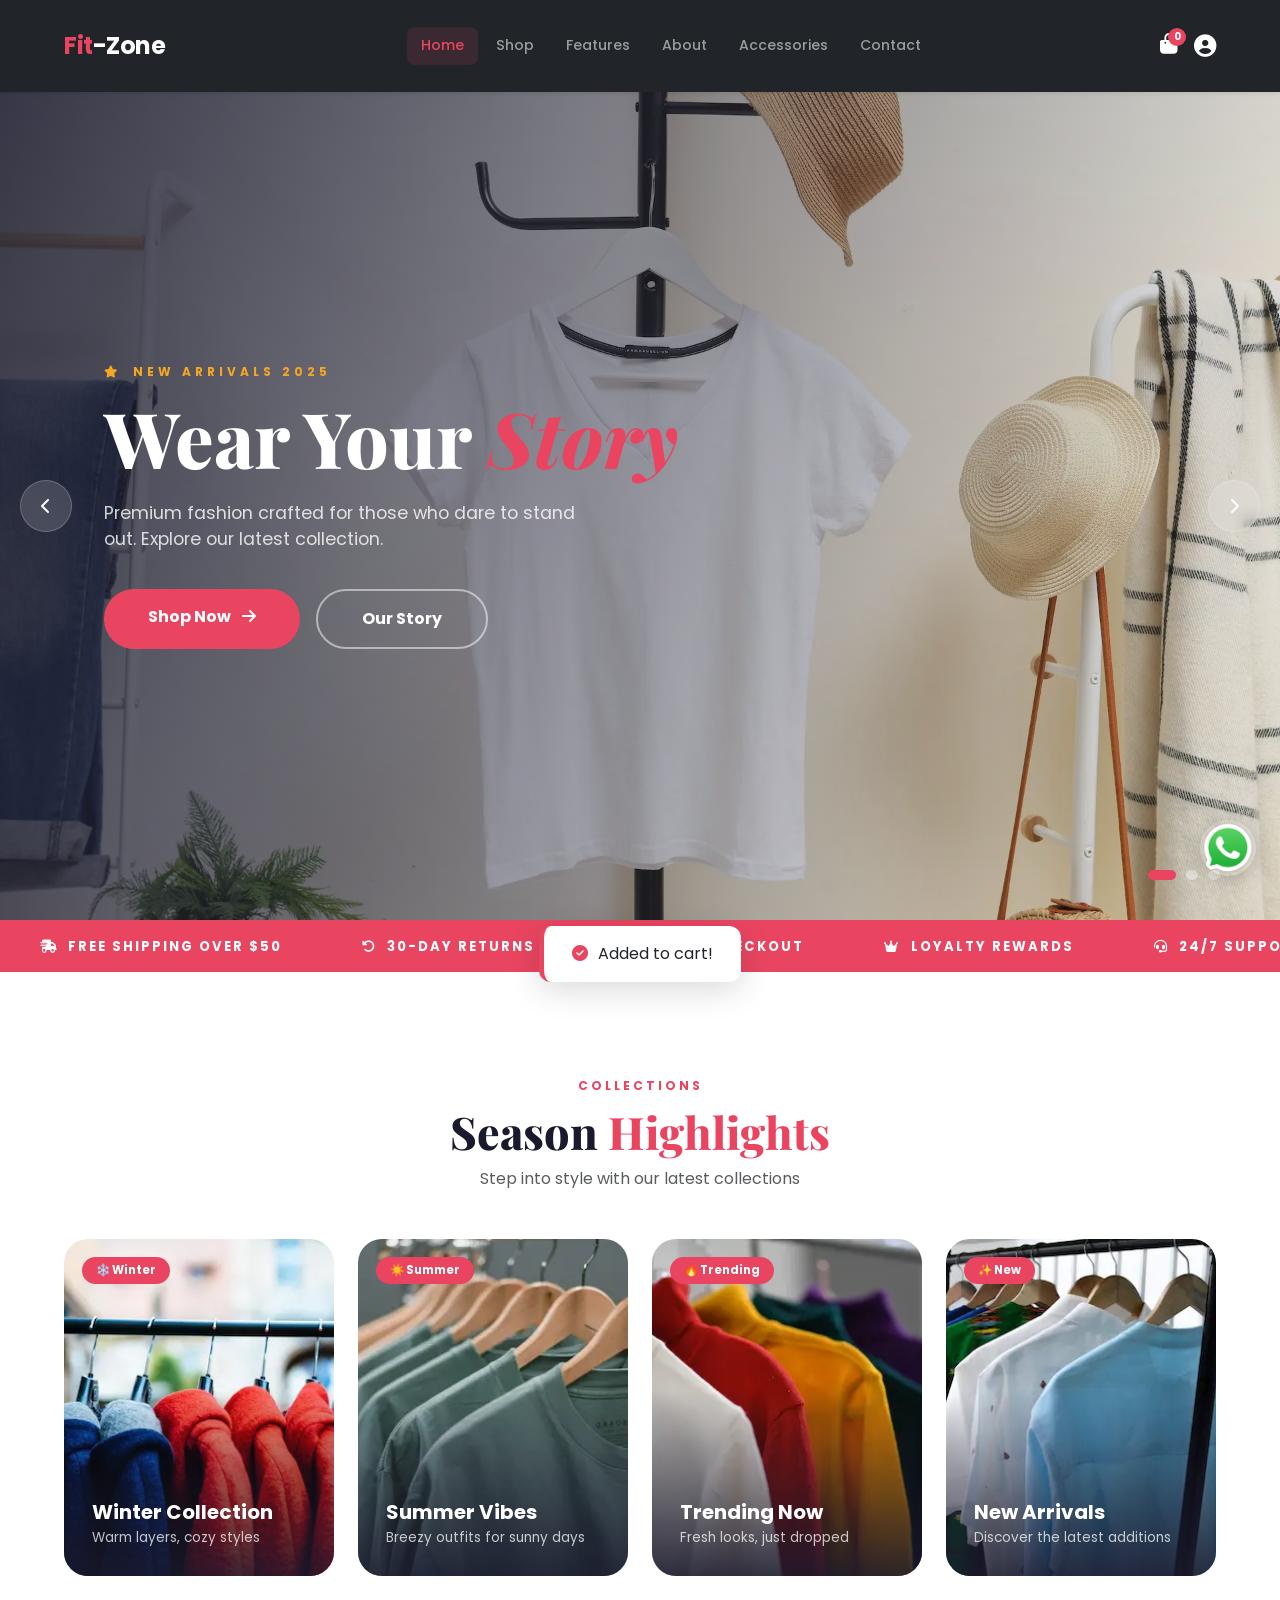
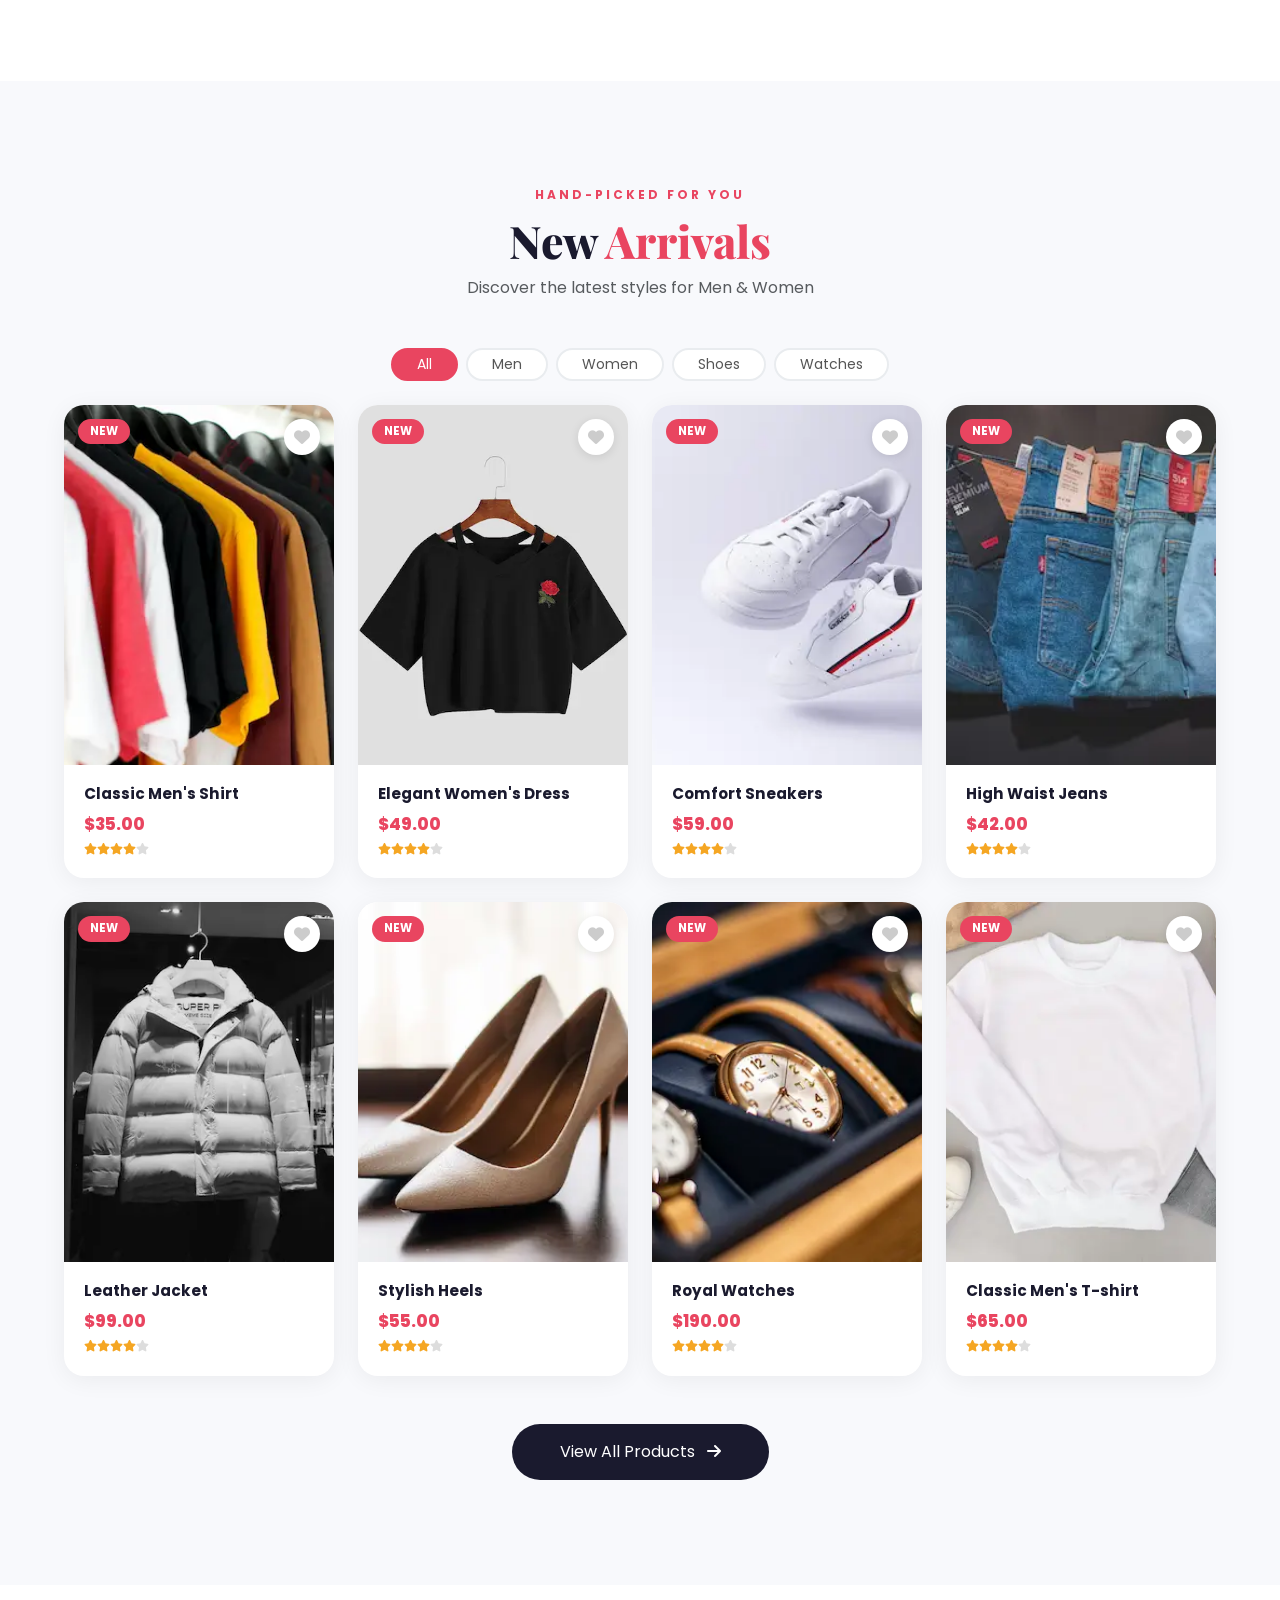
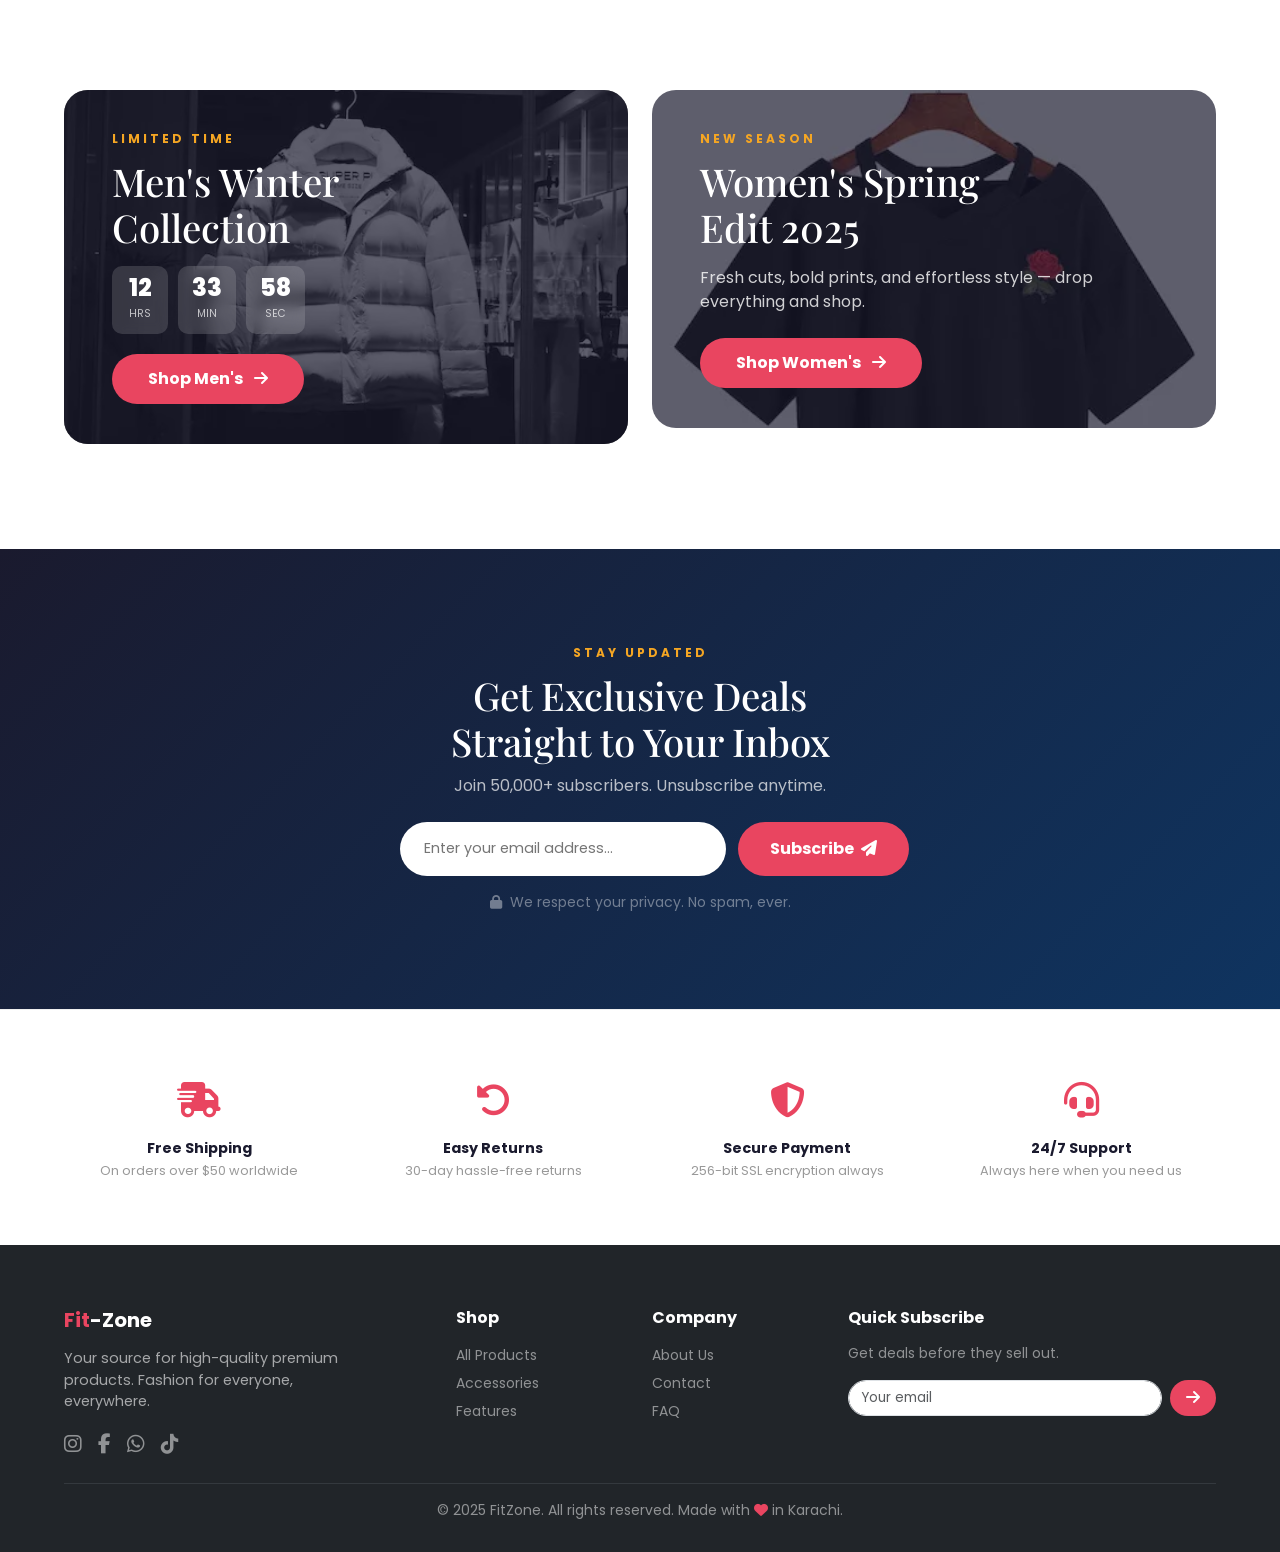
<file: index.html>
<!DOCTYPE html>
<html lang="en">

<head>
  <meta charset="UTF-8">
  <meta name="viewport" content="width=device-width, initial-scale=1.0">
  <title>FitZone - Premium Luxury Products</title>
  <!-- Favicon -->
  <link rel="icon" type="image/png" href="./images/fav-icon.png">
  <!-- Google Fonts -->
  <link
    href="https://fonts.googleapis.com/css2?family=Poppins:wght@300;400;500;600;700;800&family=Playfair+Display:ital,wght@0,700;0,800;1,700&display=swap"
    rel="stylesheet">
  <!-- Font Awesome -->
  <link rel="stylesheet" href="https://cdnjs.cloudflare.com/ajax/libs/font-awesome/6.5.0/css/all.min.css">
  <!-- AOS CDN -->
  <link href="https://unpkg.com/aos@2.3.1/dist/aos.css" rel="stylesheet">
  <!-- Bootstrap CDN -->
  <link href="https://cdn.jsdelivr.net/npm/bootstrap@5.3.8/dist/css/bootstrap.min.css" rel="stylesheet">
  <!-- Custom CSS -->
  <link rel="stylesheet" href="./css/style.css">
</head>

<body>

  <!-- ═══ NAVBAR ═══ -->
  <nav class="navbar navbar-expand-lg navbar-dark bg-dark sticky-top shadow-sm">
    <div class="container">
      <a class="navbar-brand fw-bold" href="./index.html"><span style="color:#e94560;">Fit</span>-Zone</a>
      <button class="navbar-toggler" type="button" data-bs-toggle="collapse" data-bs-target="#navbarNav">
        <span class="navbar-toggler-icon"></span>
      </button>
      <div class="collapse navbar-collapse" id="navbarNav">
        <ul class="navbar-nav mx-auto gap-1">
          <li class="nav-item"><a class="nav-link" href="./index.html">Home</a></li>
          <li class="nav-item"><a class="nav-link" href="./shop.html">Shop</a></li>
          <li class="nav-item"><a class="nav-link" href="./features.html">Features</a></li>
          <li class="nav-item"><a class="nav-link" href="./about.html">About</a></li>
          <li class="nav-item"><a class="nav-link" href="./accessories.html">Accessories</a></li>
          <li class="nav-item"><a class="nav-link" href="./contact.html">Contact</a></li>
        </ul>
        <div class="d-flex gap-3 align-items-center">
          <!-- Cart Icon -->
          <div class="cart-icon-wrap text-white" onclick="toggleCart()">
            <i class="fas fa-shopping-bag fs-5"></i>
            <div class="cart-badge" id="cartBadge">0</div>
          </div>
          <a href="./login.html" title="Login / Sign Up"
            style="color:#fff; font-size:1.4rem; line-height:1; transition: color 0.2s;"
            onmouseover="this.style.color='#e94560'" onmouseout="this.style.color='#fff'">
            <i class="fas fa-user-circle"></i>
          </a>
        </div>
      </div>
    </div>
  </nav>

  <!-- ════════════════════════════════════════ CART DRAWER ═══ -->
  <div class="cart-overlay" id="cartOverlay" onclick="toggleCart()"></div>
  <div class="cart-drawer" id="cartDrawer">
    <div class="cart-drawer-header">
      <h5><i class="fas fa-shopping-bag me-2" style="color:var(--accent);"></i> Your Cart <span id="cartCount"
          style="color:#999;font-size:0.85rem;font-weight:500;"></span></h5>
      <button class="cart-close" onclick="toggleCart()"><i class="fas fa-times"></i></button>
    </div>
    <div class="cart-items" id="cartItems">
      <div class="empty-cart" id="emptyCart">
        <i class="fas fa-shopping-bag"></i>
        <p>Your cart is empty</p>
        <a href="./shop.html" class="btn rounded-pill px-4 fw-600"
          style="background:var(--accent);color:#fff;border:none;" onclick="toggleCart()">Start Shopping</a>
      </div>
    </div>
    <div class="cart-footer" id="cartFooter" style="display:none;">
      <div class="cart-total-row">
        <span style="color:#777;">Subtotal</span>
        <span id="cartTotal">$0.00</span>
      </div>
      <div class="cart-total-row">
        <strong>Total</strong>
        <span id="cartGrandTotal">$0.00</span>
      </div>
      <button class="btn-checkout-cart" onclick="window.location.href='./checkout.html'">
        <i class="fas fa-lock me-2"></i>Proceed to Checkout
      </button>
      <a href="./shop.html" class="d-block text-center mt-3 text-muted small" onclick="toggleCart()">Continue Shopping
        →</a>
    </div>
  </div>

  <!-- ════════════════════════════════════════ HERO ═══ -->
  <section class="hero-slider" id="heroSlider">

    <!-- Slide 1 -->
    <div class="slide active" data-slide="0">
      <div class="slide-bg">
        <img src="./images/white-tshirt-img.webp" alt="Hero 1"
          onerror="this.style.background='linear-gradient(135deg,#1a1a2e,#0f3460)'">
      </div>
      <div class="container">
        <div class="slide-content" data-aos="fade-up">
          <div class="slide-tag"><i class="fas fa-star me-1"></i> New Arrivals 2025</div>
          <h1 class="slide-title">Wear Your <em>Story</em></h1>
          <p class="slide-sub">Premium fashion crafted for those who dare to stand out. Explore our latest collection.
          </p>
          <div class="d-flex gap-3 flex-wrap">
            <a href="./shop.html" class="btn btn-hero-primary">Shop Now <i class="fas fa-arrow-right ms-2"></i></a>
            <a href="./about.html" class="btn btn-hero-outline">Our Story</a>
          </div>
        </div>
      </div>
    </div>

    <!-- Slide 2 -->
    <div class="slide" data-slide="1">
      <div class="slide-bg">
        <img src="./images/pents-img.webp" alt="Hero 2"
          onerror="this.style.background='linear-gradient(135deg,#0f3460,#1a1a2e)'">
      </div>
      <div class="container">
        <div class="slide-content">
          <div class="slide-tag"><i class="fas fa-fire me-1"></i> Trending Now</div>
          <h1 class="slide-title">Discover <em>Latest</em><br>Collections</h1>
          <p class="slide-sub">Trendy styles, smart accessories, and everything in between — curated for you.</p>
          <div class="d-flex gap-3 flex-wrap">
            <a href="./shop.html" class="btn btn-hero-primary">Explore <i class="fas fa-arrow-right ms-2"></i></a>
            <a href="./features.html" class="btn btn-hero-outline">Why FitZone</a>
          </div>
        </div>
      </div>
    </div>

    <!-- Slide 3 -->
    <div class="slide" data-slide="2">
      <div class="slide-bg">
        <img src="./images/Watches-img (1).webp" alt="Hero 3"
          onerror="this.style.background='linear-gradient(135deg,#16213e,#1a1a2e)'">
      </div>
      <div class="container">
        <div class="slide-content">
          <div class="slide-tag"><i class="fas fa-shield-alt me-1"></i> Shop with Confidence</div>
          <h1 class="slide-title">Quality <em>You</em><br>Can Trust</h1>
          <p class="slide-sub">Free returns, secure checkout, and 24/7 support — every order guaranteed.</p>
          <div class="d-flex gap-3 flex-wrap">
            <a href="./shop.html" class="btn btn-hero-primary">Shop Now <i class="fas fa-arrow-right ms-2"></i></a>
            <a href="./contact.html" class="btn btn-hero-outline">Contact Us</a>
          </div>
        </div>
      </div>
    </div>

    <!-- Arrows -->
    <div class="slider-arrows">
      <button class="arrow-btn" onclick="changeSlide(-1)"><i class="fas fa-chevron-left"></i></button>
      <button class="arrow-btn" onclick="changeSlide(1)"><i class="fas fa-chevron-right"></i></button>
    </div>
    <!-- Dots -->
    <div class="slider-nav">
      <button class="slider-dot active" onclick="goSlide(0)"></button>
      <button class="slider-dot" onclick="goSlide(1)"></button>
      <button class="slider-dot" onclick="goSlide(2)"></button>
    </div>
  </section>

  <!-- ════════════════════════════════════════ MARQUEE ═══ -->
  <div class="marquee-strip">
    <div class="marquee-inner">
      <span><i class="fas fa-shipping-fast"></i>Free Shipping Over $50</span>
      <span><i class="fas fa-undo-alt"></i>30-Day Returns</span>
      <span><i class="fas fa-shield-alt"></i>Secure Checkout</span>
      <span><i class="fas fa-crown"></i>Loyalty Rewards</span>
      <span><i class="fas fa-headset"></i>24/7 Support</span>
      <span><i class="fas fa-leaf"></i>Eco-Friendly Packaging</span>
      <span><i class="fas fa-shipping-fast"></i>Free Shipping Over $50</span>
      <span><i class="fas fa-undo-alt"></i>30-Day Returns</span>
      <span><i class="fas fa-shield-alt"></i>Secure Checkout</span>
      <span><i class="fas fa-crown"></i>Loyalty Rewards</span>
      <span><i class="fas fa-headset"></i>24/7 Support</span>
      <span><i class="fas fa-leaf"></i>Eco-Friendly Packaging</span>
    </div>
  </div>

  <!-- ════════════════════════════════════════ SEASON HIGHLIGHTS ═══ -->
  <section class="season-section">
    <div class="container">
      <div class="text-center mb-5">
        <p class="section-label" data-aos="fade-up">Collections</p>
        <h2 class="section-title" data-aos="fade-up" data-aos-delay="80">Season <span
            style="color:var(--accent);">Highlights</span></h2>
        <p class="text-muted mt-2" data-aos="fade-up" data-aos-delay="120">Step into style with our latest collections
        </p>
      </div>
      <div class="row g-4">
        <div class="col-md-6 col-lg-3" data-aos="fade-up" data-aos-delay="0">
          <a href="./shop.html" class="season-card d-block">
            <img src="./images/winter-collec.webp" alt="Winter">
            <div class="season-card-overlay">
              <span class="season-tag">❄️ Winter</span>
              <h5>Winter Collection</h5>
              <p>Warm layers, cozy styles</p>
            </div>
          </a>
        </div>
        <div class="col-md-6 col-lg-3" data-aos="fade-up" data-aos-delay="80">
          <a href="./shop.html" class="season-card d-block">
            <img src="./images/summer-collec.webp" alt="Summer">
            <div class="season-card-overlay">
              <span class="season-tag">☀️ Summer</span>
              <h5>Summer Vibes</h5>
              <p>Breezy outfits for sunny days</p>
            </div>
          </a>
        </div>
        <div class="col-md-6 col-lg-3" data-aos="fade-up" data-aos-delay="160">
          <a href="./shop.html" class="season-card d-block">
            <img src="./images/trending-shirts.webp" alt="Trending">
            <div class="season-card-overlay">
              <span class="season-tag">🔥 Trending</span>
              <h5>Trending Now</h5>
              <p>Fresh looks, just dropped</p>
            </div>
          </a>
        </div>
        <div class="col-md-6 col-lg-3" data-aos="fade-up" data-aos-delay="240">
          <a href="./shop.html" class="season-card d-block">
            <img src="./images/new-arrivals.webp" alt="New Arrivals">
            <div class="season-card-overlay">
              <span class="season-tag">✨ New</span>
              <h5>New Arrivals</h5>
              <p>Discover the latest additions</p>
            </div>
          </a>
        </div>
      </div>
    </div>
  </section>

  <!-- ════════════════════════════════════════ PRODUCTS ═══ -->
  <section class="products-section">
    <div class="container">
      <div class="text-center mb-5">
        <p class="section-label" data-aos="fade-up">Hand-Picked For You</p>
        <h2 class="section-title" data-aos="fade-up" data-aos-delay="80">New <span
            style="color:var(--accent);">Arrivals</span></h2>
        <p class="text-muted mt-2" data-aos="fade-up" data-aos-delay="120">Discover the latest styles for Men & Women
        </p>
      </div>

      <!-- Category pills -->
      <div class="d-flex justify-content-center gap-2 mb-4 flex-wrap" data-aos="fade-up">
        <button class="btn rounded-pill px-4 fw-600 btn-sm hp-filter active" data-cat="all"
          style="background:var(--accent);color:#fff;border:2px solid var(--accent);">All</button>
        <button class="btn rounded-pill px-4 fw-600 btn-sm hp-filter" data-cat="men"
          style="background:#fff;color:#555;border:2px solid #e9ecef;">Men</button>
        <button class="btn rounded-pill px-4 fw-600 btn-sm hp-filter" data-cat="women"
          style="background:#fff;color:#555;border:2px solid #e9ecef;">Women</button>
        <button class="btn rounded-pill px-4 fw-600 btn-sm hp-filter" data-cat="shoes"
          style="background:#fff;color:#555;border:2px solid #e9ecef;">Shoes</button>
        <button class="btn rounded-pill px-4 fw-600 btn-sm hp-filter" data-cat="watches"
          style="background:#fff;color:#555;border:2px solid #e9ecef;">Watches</button>
      </div>

      <div class="row g-4" id="homeProductGrid">
        <!-- Products injected by JS -->
      </div>

      <div class="text-center mt-5" data-aos="fade-up">
        <a href="./shop.html" class="btn rounded-pill px-5 py-3 fw-700"
          style="background:var(--primary);color:#fff;border:none;font-family:'Poppins',sans-serif;">
          View All Products <i class="fas fa-arrow-right ms-2"></i>
        </a>
      </div>
    </div>
  </section>

  <!-- ════════════════════════════════════════ PROMO BANNER ═══ -->
  <section class="promo-section">
    <div class="container">
      <div class="row g-4">
        <div class="col-lg-6" data-aos="fade-right">
          <div class="promo-card">
            <img src="./images/men-jacket.webp" alt="Men Collection">
            <div class="promo-content">
              <div class="promo-tag">Limited Time</div>
              <h3>Men's Winter<br>Collection</h3>
              <div class="countdown" id="countdown1">
                <div class="cd-box"><span class="cd-num" id="cd1h">12</span><span class="cd-label">Hrs</span></div>
                <div class="cd-box"><span class="cd-num" id="cd1m">34</span><span class="cd-label">Min</span></div>
                <div class="cd-box"><span class="cd-num" id="cd1s">00</span><span class="cd-label">Sec</span></div>
              </div>
              <a href="./shop.html" class="btn-promo">Shop Men's <i class="fas fa-arrow-right ms-2"></i></a>
            </div>
          </div>
        </div>
        <div class="col-lg-6" data-aos="fade-left">
          <div class="promo-card">
            <img src="./images/women-shirt.webp" alt="Women Collection">
            <div class="promo-content">
              <div class="promo-tag">New Season</div>
              <h3>Women's Spring<br>Edit 2025</h3>
              <p>Fresh cuts, bold prints, and effortless style — drop everything and shop.</p>
              <a href="./shop.html" class="btn-promo">Shop Women's <i class="fas fa-arrow-right ms-2"></i></a>
            </div>
          </div>
        </div>
      </div>
    </div>
  </section>

  <!-- ════════════════════════════════════════ NEWSLETTER ═══ -->
  <section class="newsletter-section">
    <div class="container text-center">
      <p class="section-label" data-aos="fade-up" style="color:var(--gold);">Stay Updated</p>
      <h2 data-aos="fade-up" data-aos-delay="80">Get Exclusive Deals<br>Straight to Your Inbox</h2>
      <p class="mt-2 mb-4" data-aos="fade-up" data-aos-delay="120">Join 50,000+ subscribers. Unsubscribe anytime.</p>
      <div class="newsletter-form" data-aos="fade-up" data-aos-delay="160">
        <input type="email" id="emailInput" placeholder="Enter your email address…">
        <button class="btn-subscribe" onclick="subscribeEmail()">Subscribe <i
            class="fas fa-paper-plane ms-1"></i></button>
      </div>
      <p class="mt-3 small" style="color:rgba(255,255,255,0.4);" data-aos="fade-up" data-aos-delay="200">
        <i class="fas fa-lock me-1"></i> We respect your privacy. No spam, ever.
      </p>
    </div>
  </section>

  <!-- ════════════════════════════════════════ TRUST ═══ -->
  <section class="trust-section">
    <div class="container">
      <div class="row g-4 text-center">
        <div class="col-6 col-md-3" data-aos="fade-up">
          <div class="trust-item">
            <div class="trust-icon"><i class="fas fa-shipping-fast"></i></div>
            <h6>Free Shipping</h6>
            <p>On orders over $50 worldwide</p>
          </div>
        </div>
        <div class="col-6 col-md-3" data-aos="fade-up" data-aos-delay="80">
          <div class="trust-item">
            <div class="trust-icon"><i class="fas fa-undo-alt"></i></div>
            <h6>Easy Returns</h6>
            <p>30-day hassle-free returns</p>
          </div>
        </div>
        <div class="col-6 col-md-3" data-aos="fade-up" data-aos-delay="160">
          <div class="trust-item">
            <div class="trust-icon"><i class="fas fa-shield-alt"></i></div>
            <h6>Secure Payment</h6>
            <p>256-bit SSL encryption always</p>
          </div>
        </div>
        <div class="col-6 col-md-3" data-aos="fade-up" data-aos-delay="240">
          <div class="trust-item">
            <div class="trust-icon"><i class="fas fa-headset"></i></div>
            <h6>24/7 Support</h6>
            <p>Always here when you need us</p>
          </div>
        </div>
      </div>
    </div>
  </section>

  <!-- ════════════════════════════════════════ FOOTER ═══ -->
  <footer class="bg-dark text-white pt-5 pb-3">
    <div class="container">
      <div class="row g-4">
        <div class="col-md-4">
          <h5 class="fw-bold mb-3"><span style="color:#e94560;">Fit</span>-Zone</h5>
          <p style="color:rgba(255,255,255,0.6);font-size:0.9rem;max-width:280px;">Your source for high-quality premium
            products. Fashion for everyone, everywhere.</p>
          <div class="d-flex gap-3 mt-3">
            <a href="#" class="text-white-50 fs-5"><i class="fab fa-instagram"></i></a>
            <a href="#" class="text-white-50 fs-5"><i class="fab fa-facebook-f"></i></a>
            <a href="https://wa.me/923190831123" class="text-white-50 fs-5"><i class="fab fa-whatsapp"></i></a>
            <a href="#" class="text-white-50 fs-5"><i class="fab fa-tiktok"></i></a>
          </div>
        </div>
        <div class="col-md-2">
          <h6 class="fw-bold mb-3">Shop</h6>
          <ul class="list-unstyled">
            <li class="mb-1"><a href="./shop.html" class="text-white-50 text-decoration-none small">All Products</a>
            </li>
            <li class="mb-1"><a href="./accessories.html"
                class="text-white-50 text-decoration-none small">Accessories</a></li>
            <li class="mb-1"><a href="./features.html" class="text-white-50 text-decoration-none small">Features</a>
            </li>
          </ul>
        </div>
        <div class="col-md-2">
          <h6 class="fw-bold mb-3">Company</h6>
          <ul class="list-unstyled">
            <li class="mb-1"><a href="./about.html" class="text-white-50 text-decoration-none small">About Us</a></li>
            <li class="mb-1"><a href="./contact.html" class="text-white-50 text-decoration-none small">Contact</a></li>
            <li class="mb-1"><a href="#" class="text-white-50 text-decoration-none small">FAQ</a></li>
          </ul>
        </div>
        <div class="col-md-4">
          <h6 class="fw-bold mb-3">Quick Subscribe</h6>
          <p class="text-white-50 small mb-3">Get deals before they sell out.</p>
          <div class="d-flex gap-2">
            <input type="email" class="form-control rounded-pill" placeholder="Your email" style="font-size:0.85rem;">
            <button class="btn rounded-pill px-3"
              style="background:var(--accent);color:#fff;border:none;white-space:nowrap;font-weight:600;"><i
                class="fas fa-arrow-right"></i></button>
          </div>
        </div>
      </div>
      <hr class="border-secondary mt-4">
      <p class="text-center text-white-50 small mb-0">© 2025 FitZone. All rights reserved. Made with <i
          class="fas fa-heart" style="color:var(--accent);"></i> in Karachi.</p>
    </div>
  </footer>

  <!-- Cart Add Toast -->
  <div id="addToast"><i class="fas fa-check-circle"></i><span id="addToastMsg">Added to cart!</span></div>

  <!-- WhatsApp Float -->
  <a href="https://wa.me/923190831123" class="position-fixed bottom-0 end-0 m-4" style="z-index:1000;">
    <img src="./images/WhatsApp.webp" alt="WhatsApp"
      style="width:56px;border-radius:50%;box-shadow:0 4px 20px rgba(0,0,0,0.2);">
  </a>

 
  <script src="https://unpkg.com/aos@2.3.1/dist/aos.js"></script>
  <script src="https://cdn.jsdelivr.net/npm/bootstrap@5.3.8/dist/js/bootstrap.bundle.min.js"></script>
  
  <script src="index.js"></script>
  <script src="main.js"></script>
  <script>AOS.init({ duration: 700, once: true });</script>


</body>

</html>
</file>
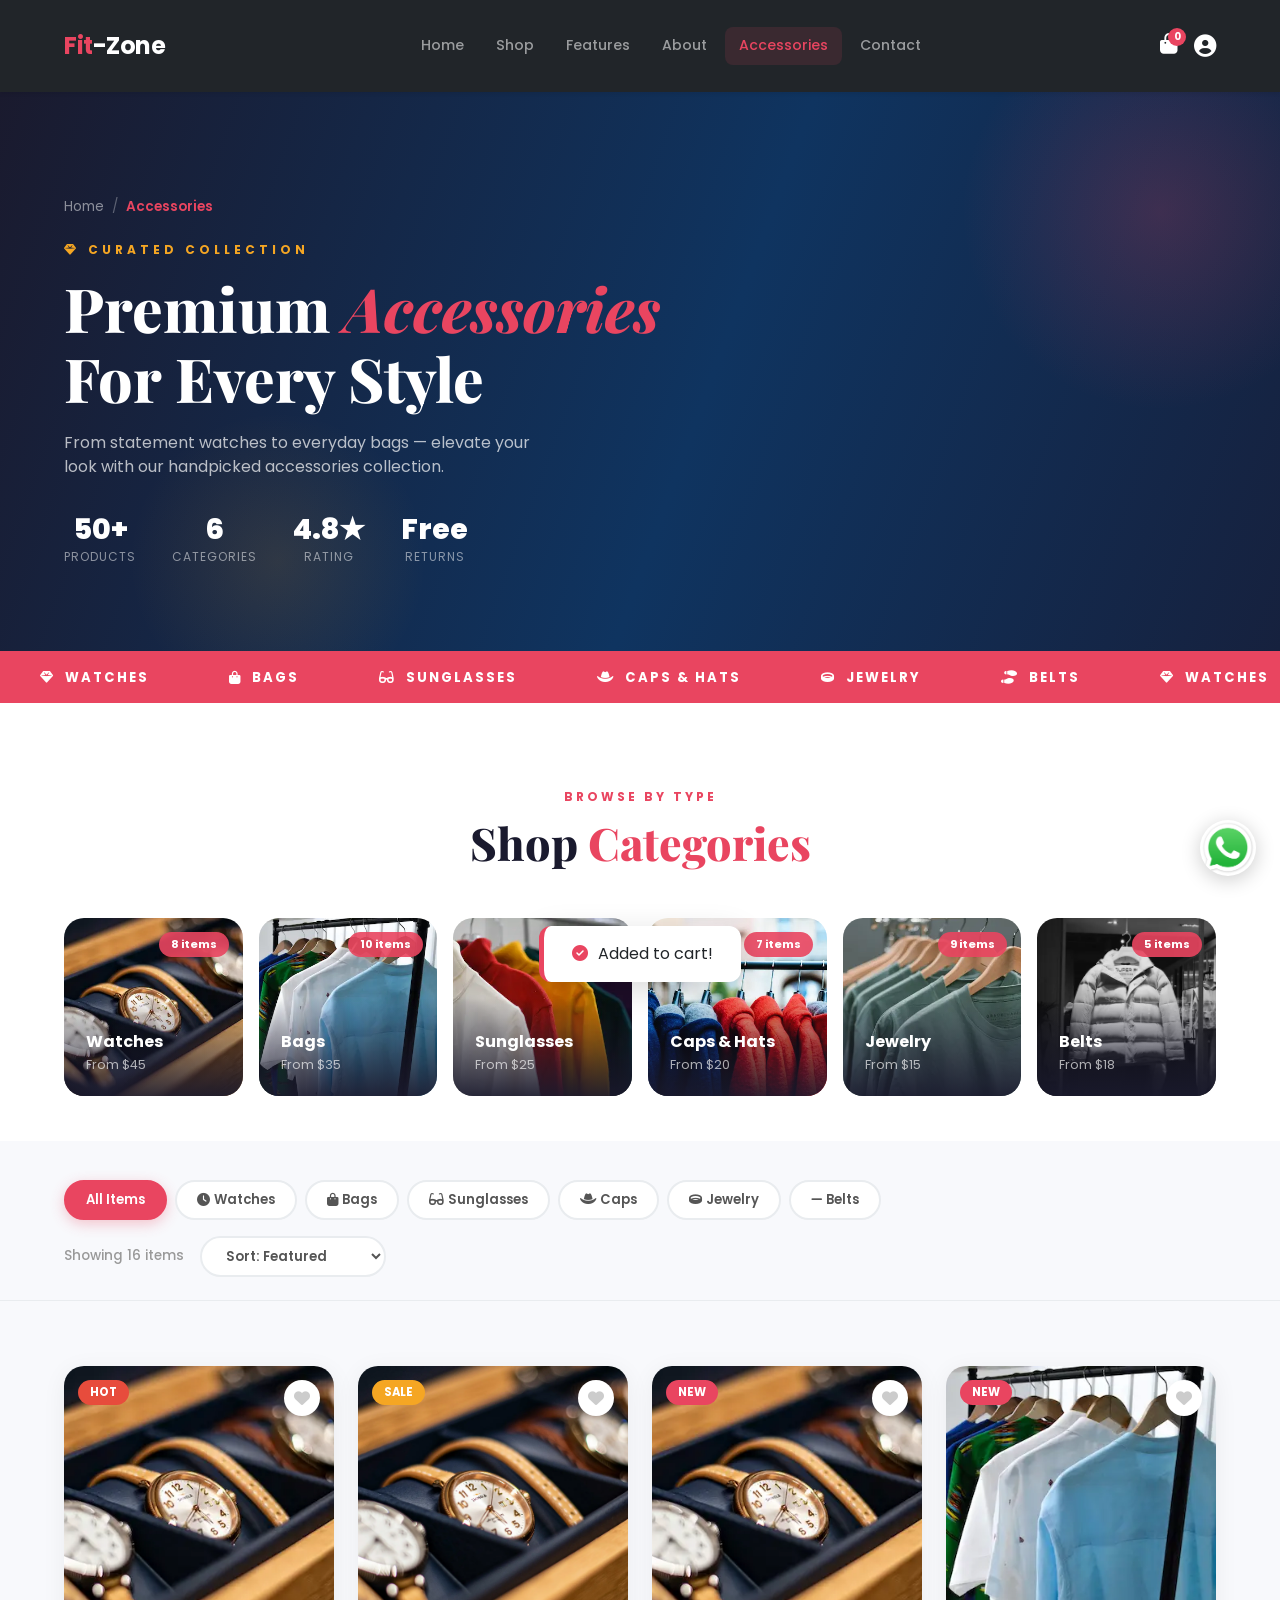
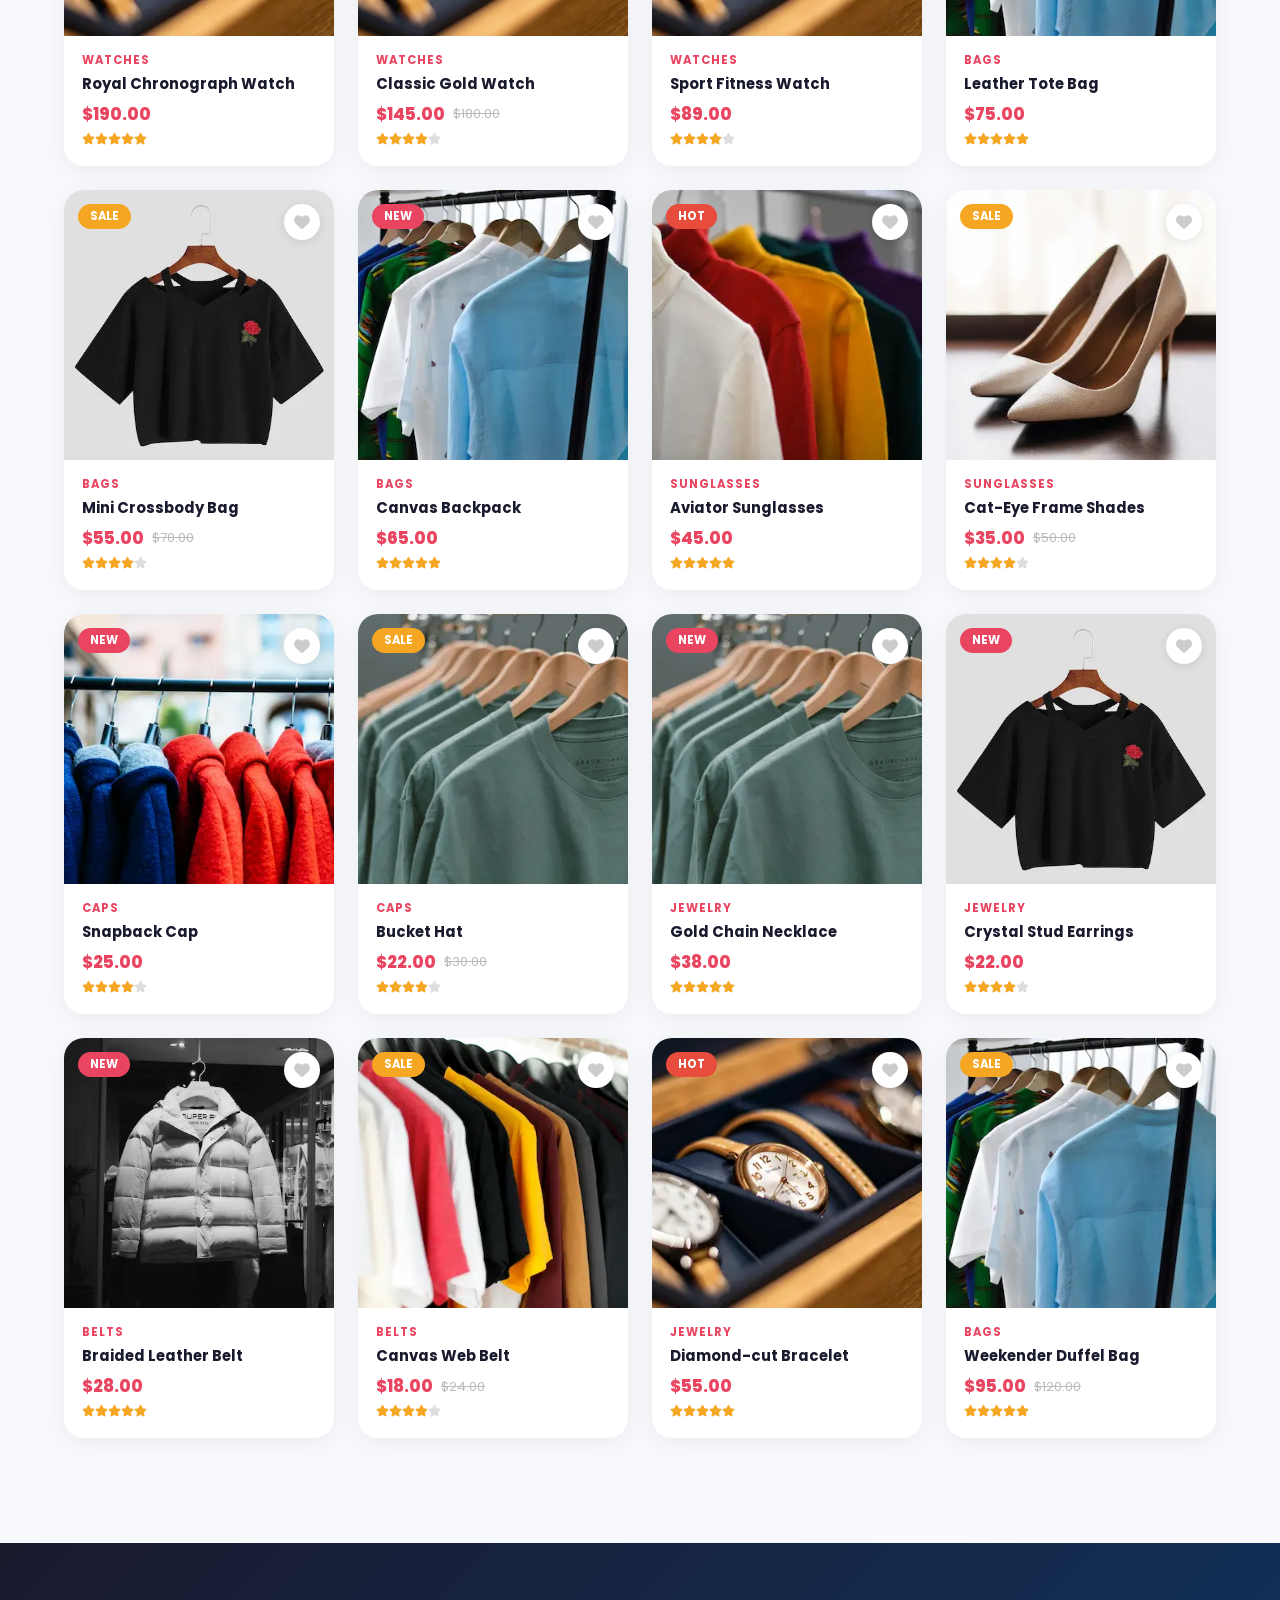
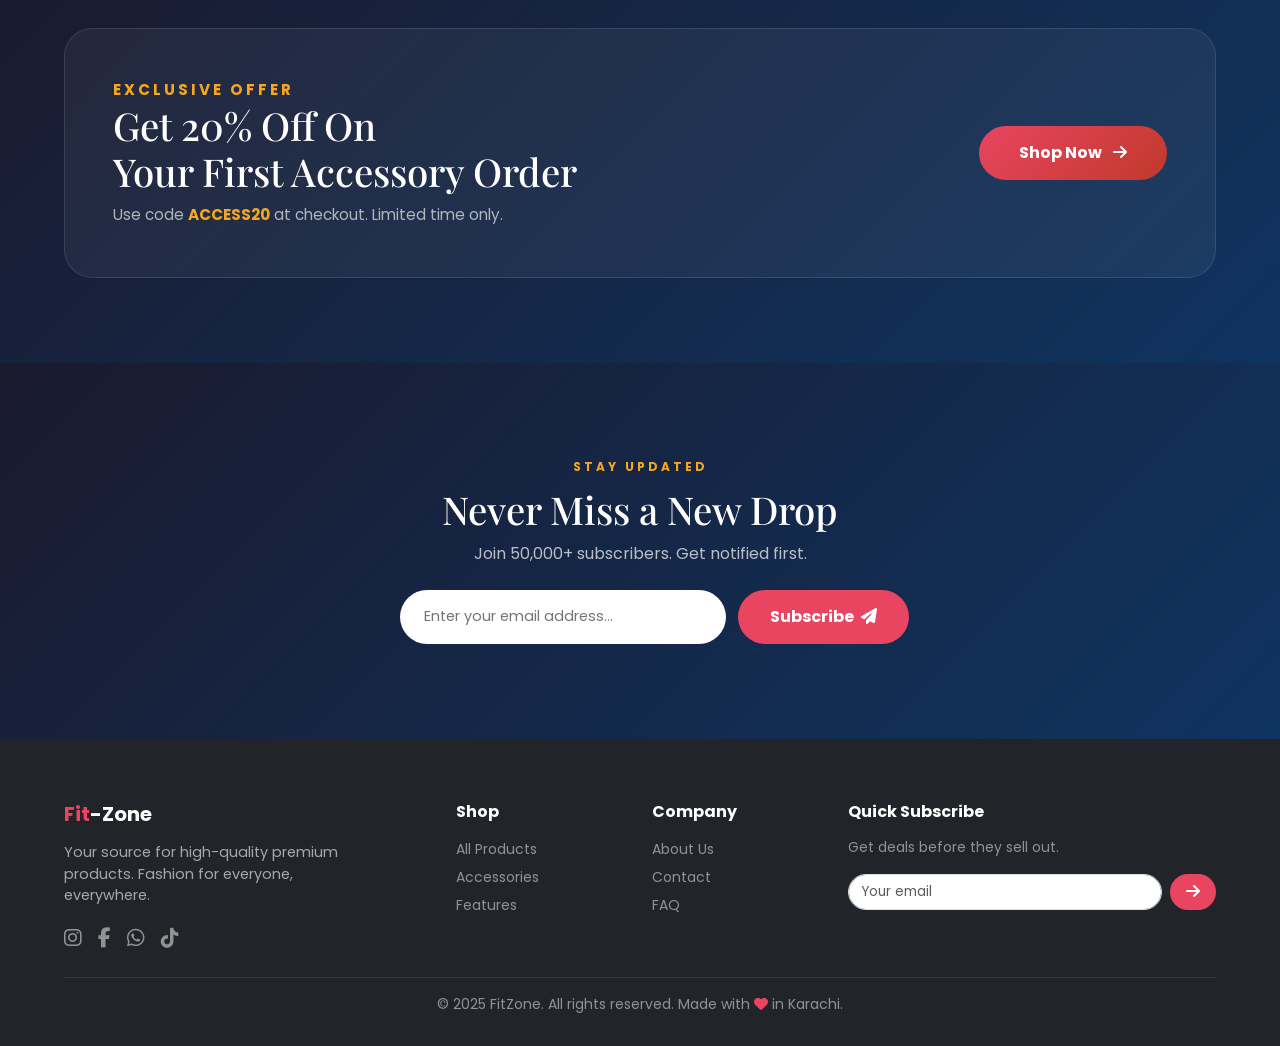
<file: accessories.html>
<!DOCTYPE html>
<html lang="en">

<head>
    <meta charset="UTF-8">
    <meta name="viewport" content="width=device-width, initial-scale=1.0">
    <title>Accessories | FitZone</title>
    <link rel="icon" type="image/png" href="./images/fav-icon.png">
    <link
        href="https://fonts.googleapis.com/css2?family=Poppins:wght@300;400;500;600;700;800&family=Playfair+Display:ital,wght@0,700;0,800;1,700&display=swap"
        rel="stylesheet">
    <link rel="stylesheet" href="https://cdnjs.cloudflare.com/ajax/libs/font-awesome/6.5.0/css/all.min.css">
    <link href="https://unpkg.com/aos@2.3.1/dist/aos.css" rel="stylesheet">
    <link href="https://cdn.jsdelivr.net/npm/bootstrap@5.3.8/dist/css/bootstrap.min.css" rel="stylesheet">
    <link rel="stylesheet" href="./css/style.css">
    <link rel="stylesheet" href="./css/accessories.css">
</head>

<body>

    <!-- ════════════════════════════════════════ NAVBAR ═══ -->
    <nav class="navbar navbar-expand-lg navbar-dark bg-dark sticky-top shadow-sm">
        <div class="container">
            <a class="navbar-brand fw-bold" href="./index.html"><span style="color:#e94560;">Fit</span>-Zone</a>
            <button class="navbar-toggler" type="button" data-bs-toggle="collapse" data-bs-target="#navbarNav">
                <span class="navbar-toggler-icon"></span>
            </button>
            <div class="collapse navbar-collapse" id="navbarNav">
                <ul class="navbar-nav mx-auto gap-1">
                    <li class="nav-item"><a class="nav-link" href="./index.html">Home</a></li>
                    <li class="nav-item"><a class="nav-link" href="./shop.html">Shop</a></li>
                    <li class="nav-item"><a class="nav-link" href="./features.html">Features</a></li>
                    <li class="nav-item"><a class="nav-link" href="./about.html">About</a></li>
                    <li class="nav-item"><a class="nav-link" href="./accessories.html">Accessories</a></li>
                    <li class="nav-item"><a class="nav-link" href="./contact.html">Contact</a></li>
                </ul>
                <div class="d-flex gap-3 align-items-center">
                    <!-- Cart Icon -->
                    <div class="cart-icon-wrap text-white" onclick="toggleCart()">
                        <i class="fas fa-shopping-bag fs-5"></i>
                        <div class="cart-badge" id="cartBadge">0</div>
                    </div>
                    <a href="./login.html" title="Login / Sign Up"
                        style="color:#fff; font-size:1.4rem; line-height:1; transition: color 0.2s;"
                        onmouseover="this.style.color='#e94560'" onmouseout="this.style.color='#fff'">
                        <i class="fas fa-user-circle"></i>
                    </a>
                </div>
            </div>
        </div>
    </nav>

    <!-- ════════════════════════════════════════ CART DRAWER ═══ -->
    <div class="cart-overlay" id="cartOverlay" onclick="toggleCart()"></div>
    <div class="cart-drawer" id="cartDrawer">
        <div class="cart-drawer-header">
            <h5><i class="fas fa-shopping-bag me-2" style="color:var(--accent);"></i> Your Cart <span id="cartCount"
                    style="color:#999;font-size:0.85rem;font-weight:500;"></span></h5>
            <button class="cart-close" onclick="toggleCart()"><i class="fas fa-times"></i></button>
        </div>
        <div class="cart-items" id="cartItems">
            <div class="empty-cart" id="emptyCart">
                <i class="fas fa-shopping-bag"></i>
                <p>Your cart is empty</p>
                <a href="./shop.html" class="btn rounded-pill px-4 fw-600"
                    style="background:var(--accent);color:#fff;border:none;" onclick="toggleCart()">Start Shopping</a>
            </div>
        </div>
        <div class="cart-footer" id="cartFooter" style="display:none;">
            <div class="cart-total-row">
                <span style="color:#777;">Subtotal</span>
                <span id="cartTotal">$0.00</span>
            </div>
            <div class="cart-total-row">
                <strong>Total</strong>
                <span id="cartGrandTotal">$0.00</span>
            </div>
            <button class="btn-checkout-cart" onclick="window.location.href='./checkout.html'">
                <i class="fas fa-lock me-2"></i>Proceed to Checkout
            </button>
            <a href="./shop.html" class="d-block text-center mt-3 text-muted small" onclick="toggleCart()">Continue Shopping
                →</a>
        </div>
    </div>

    <!-- ══════════ HERO ══════════ -->
    <section class="acc-hero">
        <div class="container position-relative" style="z-index:2;">
            <div class="breadcrumb-acc mb-4" data-aos="fade-up">
                <a href="./index.html">Home</a>
                <span>/</span>
                <span class="current">Accessories</span>
            </div>
            <p class="acc-hero-label" data-aos="fade-up"><i class="fas fa-gem me-2"></i>Curated Collection</p>
            <h1 class="acc-hero-title" data-aos="fade-up" data-aos-delay="80">
                Premium <em>Accessories</em><br>For Every Style
            </h1>
            <p class="acc-hero-sub" data-aos="fade-up" data-aos-delay="140">
                From statement watches to everyday bags — elevate your look with our handpicked accessories collection.
            </p>
            <div class="hero-stats" data-aos="fade-up" data-aos-delay="200">
                <div class="hero-stat">
                    <div class="num">50+</div>
                    <div class="lbl">Products</div>
                </div>
                <div class="hero-stat">
                    <div class="num">6</div>
                    <div class="lbl">Categories</div>
                </div>
                <div class="hero-stat">
                    <div class="num">4.8★</div>
                    <div class="lbl">Rating</div>
                </div>
                <div class="hero-stat">
                    <div class="num">Free</div>
                    <div class="lbl">Returns</div>
                </div>
            </div>
        </div>
    </section>

    <!-- ══════════ MARQUEE ══════════ -->
    <div class="marquee-strip">
        <div class="marquee-inner">
            <span><i class="fas fa-gem"></i>Watches</span>
            <span><i class="fas fa-shopping-bag"></i>Bags</span>
            <span><i class="fas fa-glasses"></i>Sunglasses</span>
            <span><i class="fas fa-hat-cowboy"></i>Caps & Hats</span>
            <span><i class="fas fa-ring"></i>Jewelry</span>
            <span><i class="fas fa-shoe-prints"></i>Belts</span>
            <span><i class="fas fa-gem"></i>Watches</span>
            <span><i class="fas fa-shopping-bag"></i>Bags</span>
            <span><i class="fas fa-glasses"></i>Sunglasses</span>
            <span><i class="fas fa-hat-cowboy"></i>Caps & Hats</span>
            <span><i class="fas fa-ring"></i>Jewelry</span>
            <span><i class="fas fa-shoe-prints"></i>Belts</span>
        </div>
    </div>

    <!-- ══════════ CATEGORIES ══════════ -->
    <section class="cat-section">
        <div class="container">
            <div class="text-center mb-5">
                <p class="section-label" data-aos="fade-up">Browse By Type</p>
                <h2 class="section-title" data-aos="fade-up" data-aos-delay="80">Shop <span
                        style="color:var(--accent);">Categories</span></h2>
            </div>
            <div class="row g-3">
                <div class="col-6 col-md-4 col-lg-2" data-aos="fade-up" data-aos-delay="0">
                    <a href="#" class="cat-card" onclick="filterCat('watches'); return false;">
                        <img src="./images/Watches-img.webp" alt="Watches"
                            onerror="this.style.background='linear-gradient(135deg,#1a1a2e,#e94560)'">
                        <div class="cat-card-overlay">
                            <span class="cat-count">8 items</span>
                            <h5>Watches</h5>
                            <p>From $45</p>
                        </div>
                    </a>
                </div>
                <div class="col-6 col-md-4 col-lg-2" data-aos="fade-up" data-aos-delay="60">
                    <a href="#" class="cat-card" onclick="filterCat('bags'); return false;">
                        <img src="./images/new-arrivals.webp" alt="Bags"
                            onerror="this.style.background='linear-gradient(135deg,#0f3460,#e94560)'">
                        <div class="cat-card-overlay">
                            <span class="cat-count">10 items</span>
                            <h5>Bags</h5>
                            <p>From $35</p>
                        </div>
                    </a>
                </div>
                <div class="col-6 col-md-4 col-lg-2" data-aos="fade-up" data-aos-delay="120">
                    <a href="#" class="cat-card" onclick="filterCat('sunglasses'); return false;">
                        <img src="./images/trending-shirts.webp" alt="Sunglasses"
                            onerror="this.style.background='linear-gradient(135deg,#16213e,#f5a623)'">
                        <div class="cat-card-overlay">
                            <span class="cat-count">6 items</span>
                            <h5>Sunglasses</h5>
                            <p>From $25</p>
                        </div>
                    </a>
                </div>
                <div class="col-6 col-md-4 col-lg-2" data-aos="fade-up" data-aos-delay="180">
                    <a href="#" class="cat-card" onclick="filterCat('caps'); return false;">
                        <img src="./images/winter-collec.webp" alt="Caps"
                            onerror="this.style.background='linear-gradient(135deg,#1a1a2e,#0f3460)'">
                        <div class="cat-card-overlay">
                            <span class="cat-count">7 items</span>
                            <h5>Caps & Hats</h5>
                            <p>From $20</p>
                        </div>
                    </a>
                </div>
                <div class="col-6 col-md-4 col-lg-2" data-aos="fade-up" data-aos-delay="240">
                    <a href="#" class="cat-card" onclick="filterCat('jewelry'); return false;">
                        <img src="./images/summer-collec.webp" alt="Jewelry"
                            onerror="this.style.background='linear-gradient(135deg,#0f3460,#f5a623)'">
                        <div class="cat-card-overlay">
                            <span class="cat-count">9 items</span>
                            <h5>Jewelry</h5>
                            <p>From $15</p>
                        </div>
                    </a>
                </div>
                <div class="col-6 col-md-4 col-lg-2" data-aos="fade-up" data-aos-delay="300">
                    <a href="#" class="cat-card" onclick="filterCat('belts'); return false;">
                        <img src="./images/men-jacket.webp" alt="Belts"
                            onerror="this.style.background='linear-gradient(135deg,#16213e,#e94560)'">
                        <div class="cat-card-overlay">
                            <span class="cat-count">5 items</span>
                            <h5>Belts</h5>
                            <p>From $18</p>
                        </div>
                    </a>
                </div>
            </div>
        </div>
    </section>

    <!-- ══════════ FILTER BAR ══════════ -->
    <div class="filter-bar">
        <div class="container">
            <div class="d-flex justify-content-between align-items-center flex-wrap gap-3">
                <div class="d-flex gap-2 flex-wrap" id="filterPills">
                    <button class="filter-pill active" data-cat="all" onclick="filterCat('all')">All Items</button>
                    <button class="filter-pill" data-cat="watches" onclick="filterCat('watches')"><i
                            class="fas fa-clock me-1"></i>Watches</button>
                    <button class="filter-pill" data-cat="bags" onclick="filterCat('bags')"><i
                            class="fas fa-shopping-bag me-1"></i>Bags</button>
                    <button class="filter-pill" data-cat="sunglasses" onclick="filterCat('sunglasses')"><i
                            class="fas fa-glasses me-1"></i>Sunglasses</button>
                    <button class="filter-pill" data-cat="caps" onclick="filterCat('caps')"><i
                            class="fas fa-hat-cowboy me-1"></i>Caps</button>
                    <button class="filter-pill" data-cat="jewelry" onclick="filterCat('jewelry')"><i
                            class="fas fa-ring me-1"></i>Jewelry</button>
                    <button class="filter-pill" data-cat="belts" onclick="filterCat('belts')"><i
                            class="fas fa-minus me-1"></i>Belts</button>
                </div>
                <div class="d-flex align-items-center gap-3">
                    <span class="result-count" id="resultCount">Showing all items</span>
                    <select class="sort-select" onchange="sortProducts(this.value)">
                        <option value="default">Sort: Featured</option>
                        <option value="price-asc">Price: Low to High</option>
                        <option value="price-desc">Price: High to Low</option>
                        <option value="name">Name: A–Z</option>
                    </select>
                </div>
            </div>
        </div>
    </div>

    <!-- ══════════ PRODUCTS GRID ══════════ -->
    <section class="acc-products">
        <div class="container">
            <div class="row g-4" id="accProductGrid"></div>
            <div class="empty-state hidden" id="emptyState">
                <i class="fas fa-search"></i>
                <h5>No products found</h5>
                <p>Try a different category</p>
            </div>
        </div>
    </section>

    <!-- ══════════ PROMO ══════════ -->
    <section class="acc-promo">
        <div class="container">
            <div class="promo-inner" data-aos="fade-up">
                <div>
                    <p class="section-label" style="color:var(--gold);">Exclusive Offer</p>
                    <h3>Get 20% Off On<br>Your First Accessory Order</h3>
                    <p>Use code <strong style="color:var(--gold);">ACCESS20</strong> at checkout. Limited time only.</p>
                </div>
                <a href="./shop.html" class="btn-promo-acc">
                    Shop Now <i class="fas fa-arrow-right ms-2"></i>
                </a>
            </div>
        </div>
    </section>

    <!-- ══════════ NEWSLETTER ══════════ -->
    <section class="newsletter-section">
        <div class="container text-center">
            <p class="section-label" data-aos="fade-up" style="color:var(--gold);">Stay Updated</p>
            <h2 data-aos="fade-up" data-aos-delay="80">Never Miss a New Drop</h2>
            <p class="mt-2 mb-4" data-aos="fade-up" data-aos-delay="120">Join 50,000+ subscribers. Get notified first.
            </p>
            <div class="newsletter-form" data-aos="fade-up" data-aos-delay="160">
                <input type="email" id="emailInput" placeholder="Enter your email address…">
                <button class="btn-subscribe">Subscribe <i class="fas fa-paper-plane ms-1"></i></button>
            </div>
        </div>
    </section>

    <!-- ════════════════════════════════════════ FOOTER ═══ -->
    <footer class="bg-dark text-white pt-5 pb-3">
        <div class="container">
            <div class="row g-4">
                <div class="col-md-4">
                    <h5 class="fw-bold mb-3"><span style="color:#e94560;">Fit</span>-Zone</h5>
                    <p style="color:rgba(255,255,255,0.6);font-size:0.9rem;max-width:280px;">Your source for
                        high-quality premium
                        products. Fashion for everyone, everywhere.</p>
                    <div class="d-flex gap-3 mt-3">
                        <a href="#" class="text-white-50 fs-5"><i class="fab fa-instagram"></i></a>
                        <a href="#" class="text-white-50 fs-5"><i class="fab fa-facebook-f"></i></a>
                        <a href="https://wa.me/923190831123" class="text-white-50 fs-5"><i
                                class="fab fa-whatsapp"></i></a>
                        <a href="#" class="text-white-50 fs-5"><i class="fab fa-tiktok"></i></a>
                    </div>
                </div>
                <div class="col-md-2">
                    <h6 class="fw-bold mb-3">Shop</h6>
                    <ul class="list-unstyled">
                        <li class="mb-1"><a href="./shop.html" class="text-white-50 text-decoration-none small">All
                                Products</a>
                        </li>
                        <li class="mb-1"><a href="./accessories.html"
                                class="text-white-50 text-decoration-none small">Accessories</a></li>
                        <li class="mb-1"><a href="./features.html"
                                class="text-white-50 text-decoration-none small">Features</a>
                        </li>
                    </ul>
                </div>
                <div class="col-md-2">
                    <h6 class="fw-bold mb-3">Company</h6>
                    <ul class="list-unstyled">
                        <li class="mb-1"><a href="./about.html" class="text-white-50 text-decoration-none small">About
                                Us</a></li>
                        <li class="mb-1"><a href="./contact.html"
                                class="text-white-50 text-decoration-none small">Contact</a></li>
                        <li class="mb-1"><a href="#" class="text-white-50 text-decoration-none small">FAQ</a></li>
                    </ul>
                </div>
                <div class="col-md-4">
                    <h6 class="fw-bold mb-3">Quick Subscribe</h6>
                    <p class="text-white-50 small mb-3">Get deals before they sell out.</p>
                    <div class="d-flex gap-2">
                        <input type="email" class="form-control rounded-pill" placeholder="Your email"
                            style="font-size:0.85rem;">
                        <button class="btn rounded-pill px-3"
                            style="background:var(--accent);color:#fff;border:none;white-space:nowrap;font-weight:600;"><i
                                class="fas fa-arrow-right"></i></button>
                    </div>
                </div>
            </div>
            <hr class="border-secondary mt-4">
            <p class="text-center text-white-50 small mb-0">© 2025 FitZone. All rights reserved. Made with <i
                    class="fas fa-heart" style="color:var(--accent);"></i> in Karachi.</p>
        </div>
    </footer>

    <!-- Toast -->
    <div id="addToast"><i class="fas fa-check-circle"></i><span id="addToastMsg">Added to cart!</span></div>

    <!-- WhatsApp -->
    <a href="https://wa.me/"923190981123 class="position-fixed bottom-0 end-0 m-4" style="z-index:1000;">
        <img src="./images/WhatsApp.webp" alt="WhatsApp"
            style="width:56px;border-radius:50%;box-shadow:0 4px 20px rgba(0,0,0,0.2);">
    </a>



    <script src="https://unpkg.com/aos@2.3.1/dist/aos.js"></script>
    <script src="https://cdn.jsdelivr.net/npm/bootstrap@5.3.8/dist/js/bootstrap.bundle.min.js"></script>
    <script src="main.js"></script>
    <script>
        AOS.init({ duration: 700, once: true });

        /* ── PRODUCTS DATA ── */
        const accProducts = [
            { id: 'acc1', name: 'Royal Chronograph Watch', cat: 'watches', price: 190, old: null, badge: 'hot', img: './images/Watches-img.webp', stars: 5 },
            { id: 'acc2', name: 'Classic Gold Watch', cat: 'watches', price: 145, old: 180, badge: 'sale', img: './images/Watches-img (1).webp', stars: 4 },
            { id: 'acc3', name: 'Sport Fitness Watch', cat: 'watches', price: 89, old: null, badge: 'new', img: './images/Watches-img.webp', stars: 4 },
            { id: 'acc4', name: 'Leather Tote Bag', cat: 'bags', price: 75, old: null, badge: 'new', img: './images/new-arrivals.webp', stars: 5 },
            { id: 'acc5', name: 'Mini Crossbody Bag', cat: 'bags', price: 55, old: 70, badge: 'sale', img: './images/women-shirt.webp', stars: 4 },
            { id: 'acc6', name: 'Canvas Backpack', cat: 'bags', price: 65, old: null, badge: 'new', img: './images/new-arrivals.webp', stars: 5 },
            { id: 'acc7', name: 'Aviator Sunglasses', cat: 'sunglasses', price: 45, old: null, badge: 'hot', img: './images/trending-shirts.webp', stars: 5 },
            { id: 'acc8', name: 'Cat-Eye Frame Shades', cat: 'sunglasses', price: 35, old: 50, badge: 'sale', img: './images/women-heels.webp', stars: 4 },
            { id: 'acc9', name: 'Snapback Cap', cat: 'caps', price: 25, old: null, badge: 'new', img: './images/winter-collec.webp', stars: 4 },
            { id: 'acc10', name: 'Bucket Hat', cat: 'caps', price: 22, old: 30, badge: 'sale', img: './images/summer-collec.webp', stars: 4 },
            { id: 'acc11', name: 'Gold Chain Necklace', cat: 'jewelry', price: 38, old: null, badge: 'new', img: './images/summer-collec.webp', stars: 5 },
            { id: 'acc12', name: 'Crystal Stud Earrings', cat: 'jewelry', price: 22, old: null, badge: 'new', img: './images/women-shirt.webp', stars: 4 },
            { id: 'acc13', name: 'Braided Leather Belt', cat: 'belts', price: 28, old: null, badge: 'new', img: './images/men-jacket.webp', stars: 5 },
            { id: 'acc14', name: 'Canvas Web Belt', cat: 'belts', price: 18, old: 24, badge: 'sale', img: './images/shirts-img.webp', stars: 4 },
            { id: 'acc15', name: 'Diamond-cut Bracelet', cat: 'jewelry', price: 55, old: null, badge: 'hot', img: './images/Watches-img.webp', stars: 5 },
            { id: 'acc16', name: 'Weekender Duffel Bag', cat: 'bags', price: 95, old: 120, badge: 'sale', img: './images/new-arrivals.webp', stars: 5 },
        ];

        let currentCat = 'all';
        let currentSort = 'default';

        function filterCat(cat) {
            currentCat = cat;
            // Update pills
            document.querySelectorAll('.filter-pill').forEach(p => {
                p.classList.toggle('active', p.dataset.cat === cat);
            });
            renderProducts();
        }

        function sortProducts(val) {
            currentSort = val;
            renderProducts();
        }

        function renderProducts() {
            let list = currentCat === 'all' ? [...accProducts] : accProducts.filter(p => p.cat === currentCat);
            if (currentSort === 'price-asc') list.sort((a, b) => a.price - b.price);
            if (currentSort === 'price-desc') list.sort((a, b) => b.price - a.price);
            if (currentSort === 'name') list.sort((a, b) => a.name.localeCompare(b.name));

            const grid = document.getElementById('accProductGrid');
            const empty = document.getElementById('emptyState');

            if (!list.length) {
                grid.innerHTML = '';
                empty.classList.remove('hidden');
                document.getElementById('resultCount').textContent = '0 results';
                return;
            }
            empty.classList.add('hidden');
            document.getElementById('resultCount').textContent = `Showing ${list.length} item${list.length !== 1 ? 's' : ''}`;

            const starsHTML = n => [...Array(5)].map((_, i) =>
                `<i class="fas fa-star" style="color:${i < n ? 'var(--gold)' : '#ddd'}"></i>`).join('');

            grid.innerHTML = list.map((p, i) => `
    <div class="col-6 col-md-4 col-lg-3" data-aos="fade-up" data-aos-delay="${(i % 4) * 60}">
      <div class="product-card">
        <div class="product-img-wrap">
          <img src="${p.img}" alt="${p.name}" loading="lazy"
               onerror="this.style.background='linear-gradient(135deg,#1a1a2e,#0f3460)';this.style.height='220px'">
          ${p.badge ? `<span class="product-badge badge-${p.badge}">${p.badge.toUpperCase()}</span>` : ''}
          <button class="p-wishlist"><i class="fas fa-heart"></i></button>
          <button class="p-add" onclick="window.addToCart('${p.id}', '${p.name.replace(/'/g, "\\'")}', ${p.price}, '${p.img}')">
            <i class="fas fa-shopping-bag me-2"></i>Add to Cart
          </button>
        </div>
        <div class="p-info">
          <div class="p-cat">${p.cat}</div>
          <div class="p-name">${p.name}</div>
          <div class="p-price-row">
            <span class="p-price">$${p.price.toFixed(2)}</span>
            ${p.old ? `<span class="p-old-price">$${p.old.toFixed(2)}</span>` : ''}
          </div>
          <div class="p-stars">${starsHTML(p.stars)}</div>
        </div>
      </div>
    </div>`).join('');
            AOS.refreshHard();
        }

        renderProducts();
    </script>
</body>

</html>
</file>
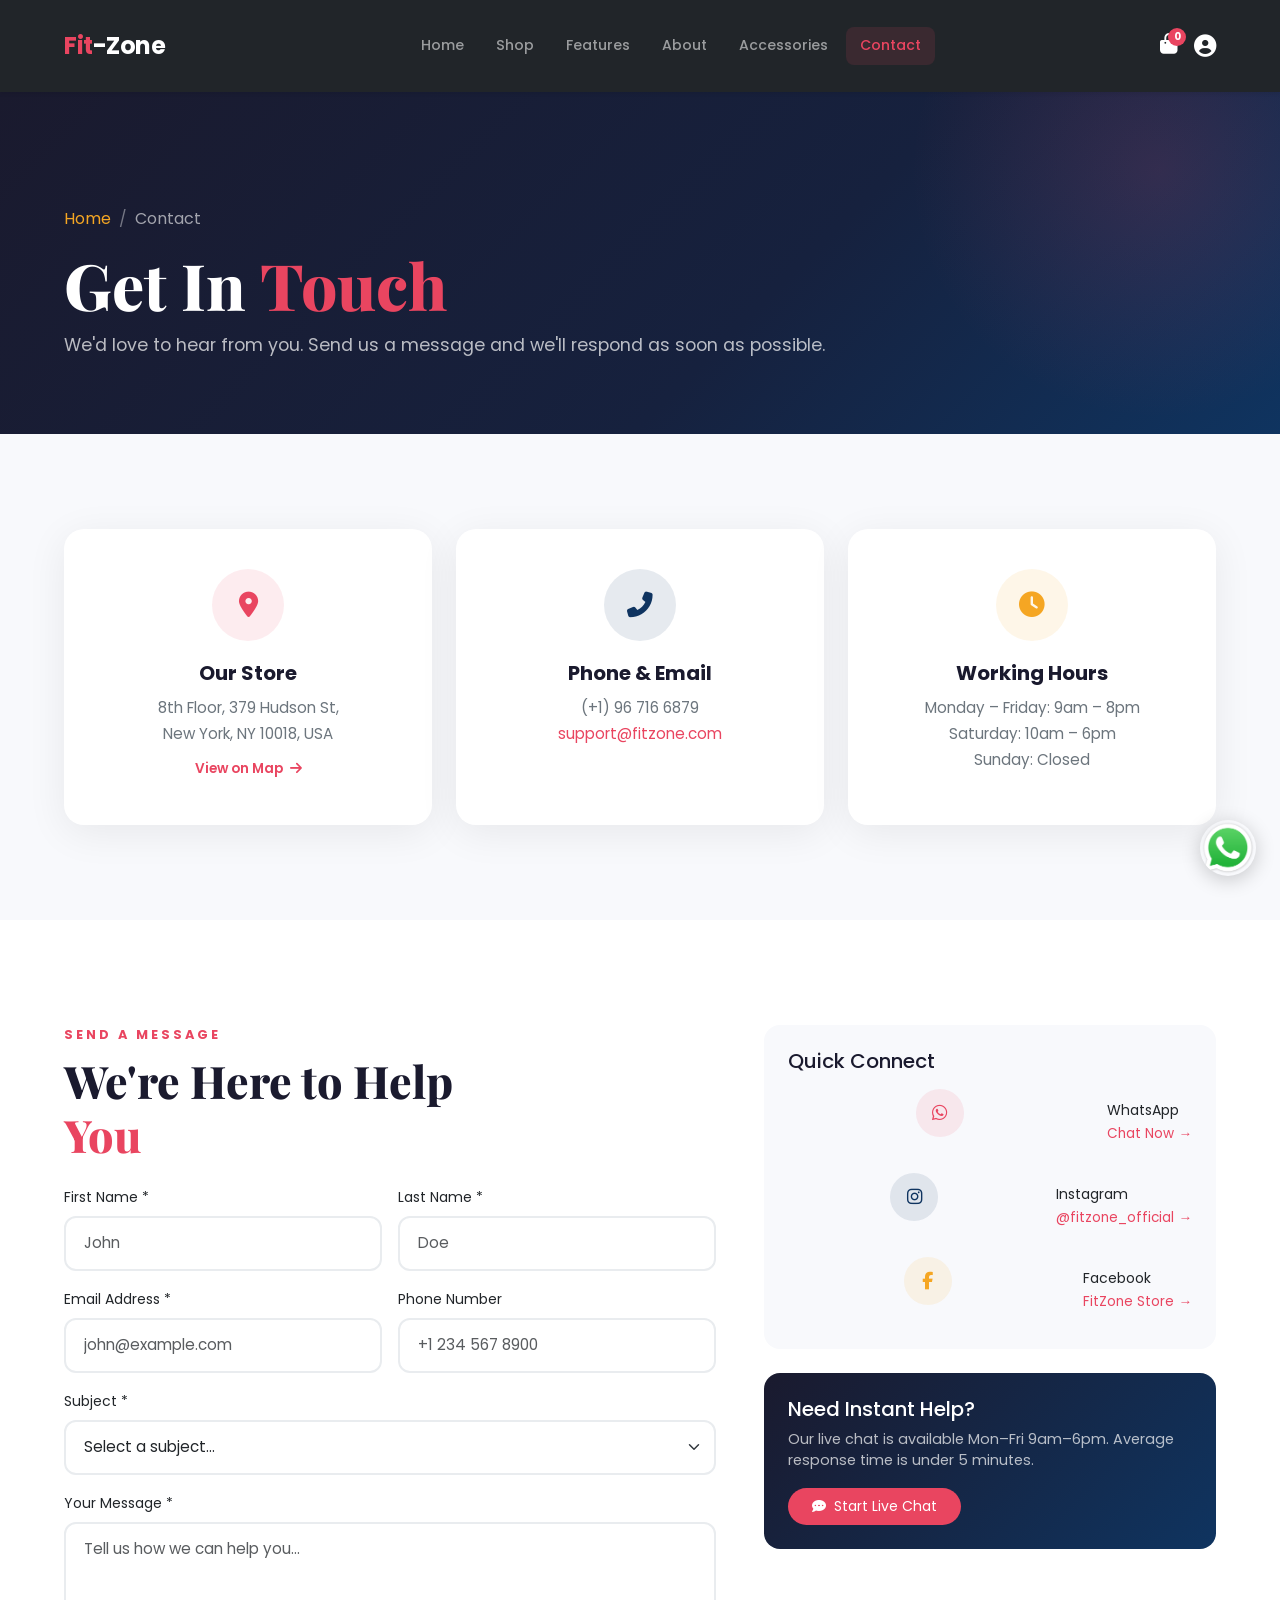
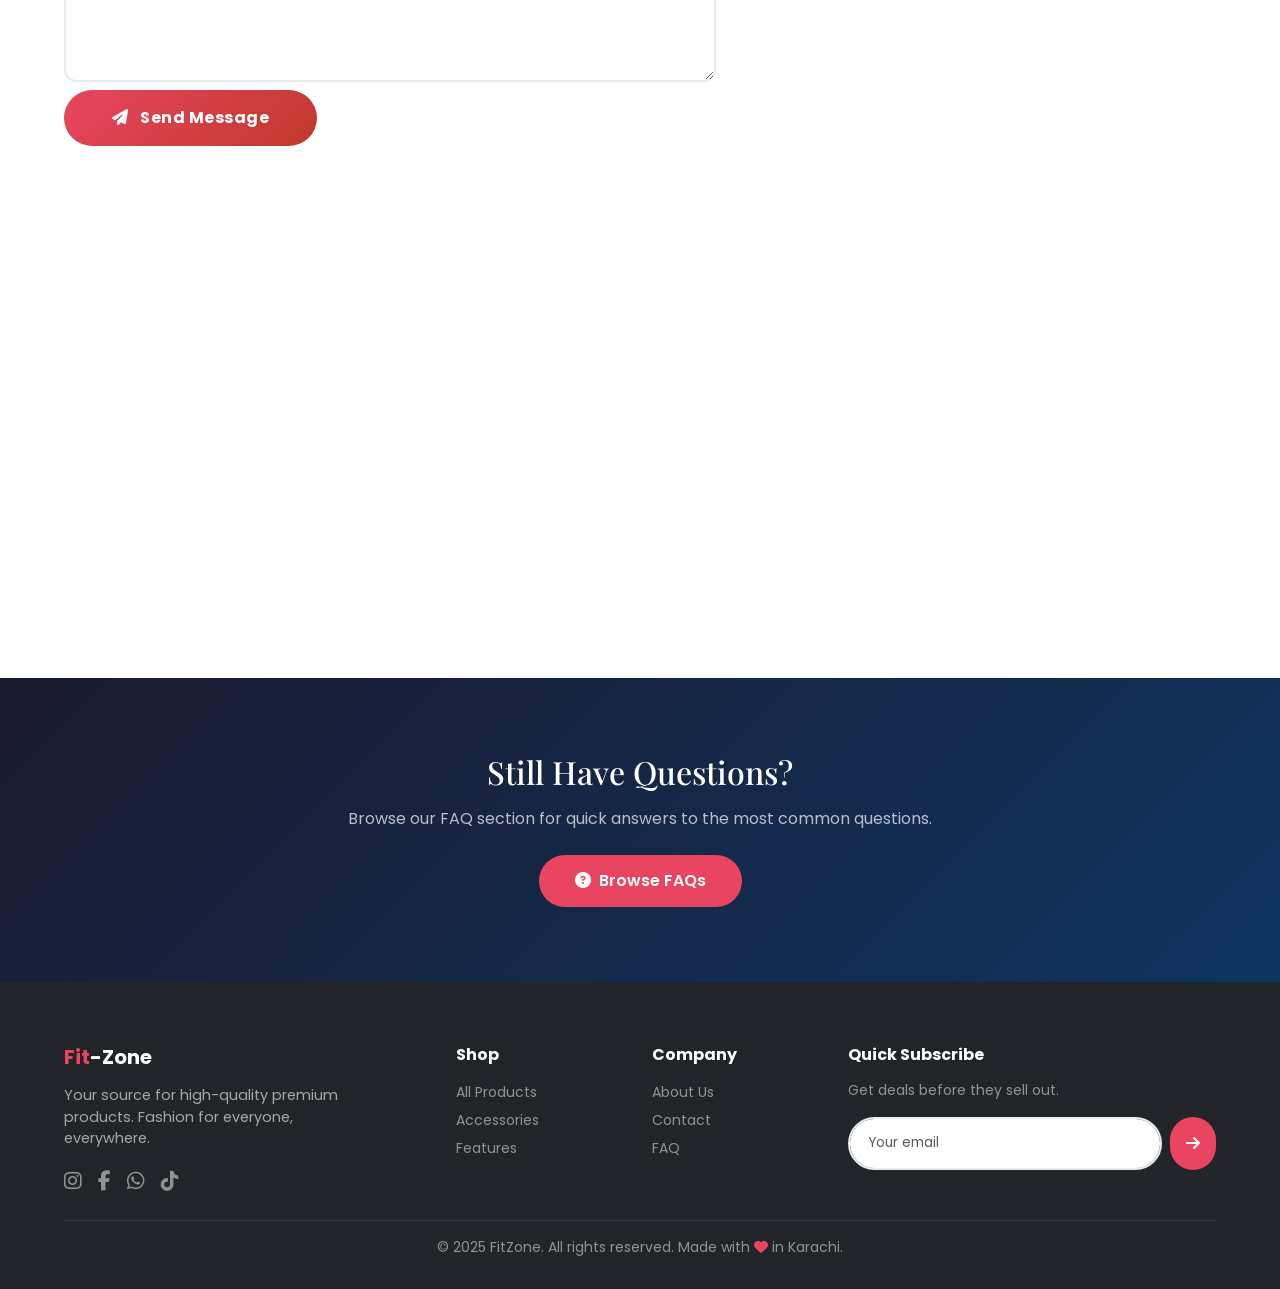
<file: contact.html>
<!DOCTYPE html>
<html lang="en">

<head>
    <meta charset="UTF-8">
    <meta name="viewport" content="width=device-width, initial-scale=1.0">
    <title>Contact Us - FitZone</title>
    <link rel="icon" type="image/png" href="./images/fav-icon.png">
    <link
        href="https://fonts.googleapis.com/css2?family=Poppins:wght@300;400;500;600;700;800&family=Playfair+Display:wght@700;800&display=swap"
        rel="stylesheet">
    <link rel="stylesheet" href="https://cdnjs.cloudflare.com/ajax/libs/font-awesome/6.5.0/css/all.min.css">
    <link href="https://unpkg.com/aos@2.3.1/dist/aos.css" rel="stylesheet">
    <link href="https://cdn.jsdelivr.net/npm/bootstrap@5.3.8/dist/css/bootstrap.min.css" rel="stylesheet">
    <link rel="stylesheet" href="./css/style.css">
    <link rel="stylesheet" href="./css/contact.css">
</head>

<body>

    <!-- ════════════════════════════════════════ NAVBAR ═══ -->
    <nav class="navbar navbar-expand-lg navbar-dark bg-dark sticky-top shadow-sm">
        <div class="container">
            <a class="navbar-brand fw-bold fs-4" href="./index.html"><span style="color:#e94560;">Fit</span>-Zone</a>
            <button class="navbar-toggler" type="button" data-bs-toggle="collapse" data-bs-target="#navbarNav">
                <span class="navbar-toggler-icon"></span>
            </button>
            <div class="collapse navbar-collapse" id="navbarNav">
                <ul class="navbar-nav mx-auto gap-1">
                    <li class="nav-item"><a class="nav-link" href="./index.html">Home</a></li>
                    <li class="nav-item"><a class="nav-link" href="./shop.html">Shop</a></li>
                    <li class="nav-item"><a class="nav-link" href="./features.html">Features</a></li>
                    <li class="nav-item"><a class="nav-link" href="./about.html">About</a></li>
                    <li class="nav-item"><a class="nav-link" href="./accessories.html">Accessories</a></li>
                    <li class="nav-item"><a class="nav-link" href="./contact.html">Contact</a></li>
                </ul>
                <div class="d-flex gap-3 align-items-center">
                    <!-- Cart Icon -->
                    <div class="cart-icon-wrap text-white" onclick="toggleCart()">
                        <i class="fas fa-shopping-bag fs-5"></i>
                        <div class="cart-badge" id="cartBadge">0</div>
                    </div>
                    <a href="./login.html" title="Login / Sign Up"
                        style="color:#fff; font-size:1.4rem; line-height:1; transition: color 0.2s;"
                        onmouseover="this.style.color='#e94560'" onmouseout="this.style.color='#fff'">
                        <i class="fas fa-user-circle"></i>
                    </a>
                </div>
            </div>
        </div>
    </nav>

    <!-- ════════════════════════════════════════ CART DRAWER ═══ -->
    <div class="cart-overlay" id="cartOverlay" onclick="toggleCart()"></div>
    <div class="cart-drawer" id="cartDrawer">
        <div class="cart-drawer-header">
            <h5><i class="fas fa-shopping-bag me-2" style="color:var(--accent);"></i> Your Cart <span id="cartCount"
                    style="color:#999;font-size:0.85rem;font-weight:500;"></span></h5>
            <button class="cart-close" onclick="toggleCart()"><i class="fas fa-times"></i></button>
        </div>
        <div class="cart-items" id="cartItems">
            <div class="empty-cart" id="emptyCart">
                <i class="fas fa-shopping-bag"></i>
                <p>Your cart is empty</p>
                <a href="./shop.html" class="btn rounded-pill px-4 fw-600"
                    style="background:var(--accent);color:#fff;border:none;" onclick="toggleCart()">Start Shopping</a>
            </div>
        </div>
        <div class="cart-footer" id="cartFooter" style="display:none;">
            <div class="cart-total-row">
                <span style="color:#777;">Subtotal</span>
                <span id="cartTotal">$0.00</span>
            </div>
            <div class="cart-total-row">
                <strong>Total</strong>
                <span id="cartGrandTotal">$0.00</span>
            </div>
            <button class="btn-checkout-cart" onclick="window.location.href='./checkout.html'">
                <i class="fas fa-lock me-2"></i>Proceed to Checkout
            </button>
            <a href="./shop.html" class="d-block text-center mt-3 text-muted small" onclick="toggleCart()">Continue Shopping
                →</a>
        </div>
    </div>


    <!-- ═══════════════════════════════════════════════ HERO ═══ -->
    <section class="contact-hero">
        <div class="container">
            <nav aria-label="breadcrumb" class="mb-3">
                <ol class="breadcrumb">
                    <li class="breadcrumb-item"><a href="./index.html">Home</a></li>
                    <li class="breadcrumb-item active">Contact</li>
                </ol>
            </nav>
            <h1 data-aos="fade-up">Get In <span>Touch</span></h1>
            <p data-aos="fade-up" data-aos-delay="100">We'd love to hear from you. Send us a message and we'll respond
                as soon as possible.</p>
        </div>
    </section>

    <!-- ═══════════════════════════════════════════════ INFO CARDS ═══ -->
    <section class="info-section">
        <div class="container">
            <div class="row g-4">
                <div class="col-md-4" data-aos="fade-up" data-aos-delay="0">
                    <div class="info-card">
                        <div class="info-icon icon-red"><i class="fas fa-map-marker-alt"></i></div>
                        <h5>Our Store</h5>
                        <p>8th Floor, 379 Hudson St,<br>New York, NY 10018, USA</p>
                        <p class="mt-2"><a href="https://maps.google.com" target="_blank"
                                style="color:var(--accent);text-decoration:none;font-size:0.85rem;font-weight:600;">View
                                on Map <i class="fas fa-arrow-right ms-1"></i></a></p>
                    </div>
                </div>
                <div class="col-md-4" data-aos="fade-up" data-aos-delay="100">
                    <div class="info-card">
                        <div class="info-icon icon-blue"><i class="fas fa-phone-alt"></i></div>
                        <h5>Phone & Email</h5>
                        <p><a href="tel:+19671 66879" style="color:inherit;text-decoration:none;">(+1) 96 716 6879</a>
                        </p>
                        <p><a href="mailto:support@fitzone.com"
                                style="color:var(--accent);text-decoration:none;">support@fitzone.com</a></p>
                    </div>
                </div>
                <div class="col-md-4" data-aos="fade-up" data-aos-delay="200">
                    <div class="info-card">
                        <div class="info-icon icon-gold"><i class="fas fa-clock"></i></div>
                        <h5>Working Hours</h5>
                        <p>Monday – Friday: 9am – 8pm<br>Saturday: 10am – 6pm<br>Sunday: Closed</p>
                    </div>
                </div>
            </div>
        </div>
    </section>

    <!-- ═══════════════════════════════════════════════ FORM + SIDEBAR ═══ -->
    <section class="form-section">
        <div class="container">
            <div class="row g-5 align-items-start">

                <!-- Form -->
                <div class="col-lg-7" data-aos="fade-right">
                    <p class="section-label">Send a Message</p>
                    <h2 class="section-title mb-4">We're Here to Help<br><span style="color:var(--accent);">You</span>
                    </h2>

                    <form id="contactForm" novalidate>
                        <div class="row g-3">
                            <div class="col-sm-6">
                                <label class="form-label fw-600 small">First Name *</label>
                                <input type="text" class="form-control" placeholder="John" required>
                            </div>
                            <div class="col-sm-6">
                                <label class="form-label fw-600 small">Last Name *</label>
                                <input type="text" class="form-control" placeholder="Doe" required>
                            </div>
                            <div class="col-sm-6">
                                <label class="form-label fw-600 small">Email Address *</label>
                                <input type="email" class="form-control" placeholder="john@example.com" required>
                            </div>
                            <div class="col-sm-6">
                                <label class="form-label fw-600 small">Phone Number</label>
                                <input type="tel" class="form-control" placeholder="+1 234 567 8900">
                            </div>
                            <div class="col-12">
                                <label class="form-label fw-600 small">Subject *</label>
                                <select class="form-select" required>
                                    <option value="" disabled selected>Select a subject…</option>
                                    <option>Order / Tracking</option>
                                    <option>Returns & Refunds</option>
                                    <option>Product Inquiry</option>
                                    <option>Wholesale / Partnership</option>
                                    <option>General Question</option>
                                </select>
                            </div>
                            <div class="col-12">
                                <label class="form-label fw-600 small">Your Message *</label>
                                <textarea class="form-control" placeholder="Tell us how we can help you…"
                                    required></textarea>
                            </div>
                            <div class="col-12 mt-2">
                                <button type="submit" class="btn btn-submit">
                                    <i class="fas fa-paper-plane"></i> Send Message
                                </button>
                            </div>
                        </div>
                    </form>
                </div>

                <!-- Sidebar -->
                <div class="col-lg-5" data-aos="fade-left">
                    <div class="p-4 rounded-4 mb-4" style="background:var(--light-bg);">
                        <h5 class="fw-700 mb-3" style="color:var(--primary);">Quick Connect</h5>
                        <div class="d-flex align-items-center gap-3 mb-3">
                            <div class="info-icon icon-red"
                                style="width:48px;height:48px;font-size:1.1rem;flex-shrink:0;">
                                <i class="fab fa-whatsapp"></i>
                            </div>
                            <div>
                                <p class="mb-0 fw-600 small">WhatsApp</p>
                                <a href="https://wa.me/923190831123" target="_blank"
                                    style="color:var(--accent);font-size:0.85rem;text-decoration:none;">Chat Now →</a>
                            </div>
                        </div>
                        <div class="d-flex align-items-center gap-3 mb-3">
                            <div class="info-icon icon-blue"
                                style="width:48px;height:48px;font-size:1.1rem;flex-shrink:0;">
                                <i class="fab fa-instagram"></i>
                            </div>
                            <div>
                                <p class="mb-0 fw-600 small">Instagram</p>
                                <a href="#"
                                    style="color:var(--accent);font-size:0.85rem;text-decoration:none;">@fitzone_official
                                    →</a>
                            </div>
                        </div>
                        <div class="d-flex align-items-center gap-3">
                            <div class="info-icon icon-gold"
                                style="width:48px;height:48px;font-size:1.1rem;flex-shrink:0;">
                                <i class="fab fa-facebook-f"></i>
                            </div>
                            <div>
                                <p class="mb-0 fw-600 small">Facebook</p>
                                <a href="#" style="color:var(--accent);font-size:0.85rem;text-decoration:none;">FitZone
                                    Store →</a>
                            </div>
                        </div>
                    </div>

                    <div class="p-4 rounded-4" style="background:linear-gradient(135deg,#1a1a2e,#0f3460);color:#fff;">
                        <h5 class="fw-700 mb-2">Need Instant Help?</h5>
                        <p style="color:rgba(255,255,255,0.7);font-size:0.9rem;">Our live chat is available Mon–Fri
                            9am–6pm. Average response time is under 5 minutes.</p>
                        <button class="btn btn-sm rounded-pill px-4 py-2 fw-600"
                            style="background:var(--accent);color:#fff;border:none;">
                            <i class="fas fa-comment-dots me-2"></i>Start Live Chat
                        </button>
                    </div>
                </div>
            </div>
        </div>
    </section>

    <!-- ═══════════════════════════════════════════════ MAP ═══ -->
    <section class="map-section">
        <iframe
            src="https://www.google.com/maps/embed?pb=!1m18!1m12!1m3!1d3022.215209179959!2d-74.00925808459418!3d40.74881177932718!2m3!1f0!2f0!3f0!3m2!1i1024!2i768!4f13.1!3m3!1m2!1s0x89c259bf5c1654f3%3A0xc80f9cfce5383d5d!2s379%20Hudson%20St%2C%20New%20York%2C%20NY%2010014!5e0!3m2!1sen!2sus!4v1638000000000!5m2!1sen!2sus"
            allowfullscreen="" loading="lazy" referrerpolicy="no-referrer-when-downgrade"
            title="FitZone Store Location">
        </iframe>
    </section>

    <!-- ═══════════════════════════════════════════════ FAQ STRIP ═══ -->
    <section class="faq-strip">
        <div class="container text-center">
            <h2 class="mb-3" data-aos="fade-up">Still Have Questions?</h2>
            <p class="mb-4" data-aos="fade-up" data-aos-delay="100">Browse our FAQ section for quick answers to the most
                common questions.</p>
            <a href="#" class="btn btn-faq" data-aos="fade-up" data-aos-delay="200">
                <i class="fas fa-question-circle me-2"></i>Browse FAQs
            </a>
        </div>
    </section>

    <!-- ════════════════════════════════════════ FOOTER ═══ -->
    <footer class="bg-dark text-white pt-5 pb-3">
        <div class="container">
            <div class="row g-4">
                <div class="col-md-4">
                    <h5 class="fw-bold mb-3"><span style="color:#e94560;">Fit</span>-Zone</h5>
                    <p style="color:rgba(255,255,255,0.6);font-size:0.9rem;max-width:280px;">Your source for
                        high-quality premium
                        products. Fashion for everyone, everywhere.</p>
                    <div class="d-flex gap-3 mt-3">
                        <a href="#" class="text-white-50 fs-5"><i class="fab fa-instagram"></i></a>
                        <a href="#" class="text-white-50 fs-5"><i class="fab fa-facebook-f"></i></a>
                        <a href="https://wa.me/923190831123" class="text-white-50 fs-5"><i
                                class="fab fa-whatsapp"></i></a>
                        <a href="#" class="text-white-50 fs-5"><i class="fab fa-tiktok"></i></a>
                    </div>
                </div>
                <div class="col-md-2">
                    <h6 class="fw-bold mb-3">Shop</h6>
                    <ul class="list-unstyled">
                        <li class="mb-1"><a href="./shop.html" class="text-white-50 text-decoration-none small">All
                                Products</a>
                        </li>
                        <li class="mb-1"><a href="./accessories.html"
                                class="text-white-50 text-decoration-none small">Accessories</a></li>
                        <li class="mb-1"><a href="./features.html"
                                class="text-white-50 text-decoration-none small">Features</a>
                        </li>
                    </ul>
                </div>
                <div class="col-md-2">
                    <h6 class="fw-bold mb-3">Company</h6>
                    <ul class="list-unstyled">
                        <li class="mb-1"><a href="./about.html" class="text-white-50 text-decoration-none small">About
                                Us</a></li>
                        <li class="mb-1"><a href="./contact.html"
                                class="text-white-50 text-decoration-none small">Contact</a></li>
                        <li class="mb-1"><a href="#" class="text-white-50 text-decoration-none small">FAQ</a></li>
                    </ul>
                </div>
                <div class="col-md-4">
                    <h6 class="fw-bold mb-3">Quick Subscribe</h6>
                    <p class="text-white-50 small mb-3">Get deals before they sell out.</p>
                    <div class="d-flex gap-2">
                        <input type="email" class="form-control rounded-pill" placeholder="Your email"
                            style="font-size:0.85rem;">
                        <button class="btn rounded-pill px-3"
                            style="background:var(--accent);color:#fff;border:none;white-space:nowrap;font-weight:600;"><i
                                class="fas fa-arrow-right"></i></button>
                    </div>
                </div>
            </div>
            <hr class="border-secondary mt-4">
            <p class="text-center text-white-50 small mb-0">© 2025 FitZone. All rights reserved. Made with <i
                    class="fas fa-heart" style="color:var(--accent);"></i> in Karachi.</p>
        </div>
    </footer>

    <!-- ═══════════════════════════════════════════════ SUCCESS TOAST ═══ -->
    <div id="successToast">
        <div class="d-flex align-items-center">
            <i class="fas fa-check-circle"></i>
            <div>
                <p class="mb-0 fw-700" style="color:#1a1a2e;">Message Sent!</p>
                <p class="mb-0 small text-muted">We'll get back to you within 24 hours.</p>
            </div>
        </div>
    </div>

    <!-- ═══════════════════════════════════════════════ WHATSAPP FLOAT ═══ -->
    <a href="https://wa.me/923190831123" class="position-fixed bottom-0 end-0 m-4" style="z-index:1000;"
        title="Chat on WhatsApp">
        <img src="./images/WhatsApp.webp" alt="WhatsApp"
            style="width:56px;height:56px;border-radius:50%;box-shadow:0 4px 20px rgba(0,0,0,0.2);">
    </a>

    <script src="https://unpkg.com/aos@2.3.1/dist/aos.js"></script>
    <script src="https://cdn.jsdelivr.net/npm/bootstrap@5.3.8/dist/js/bootstrap.bundle.min.js"></script>
    <script src="main.js"></script>
    <script>
        AOS.init({ duration: 700, once: true });

        document.getElementById('contactForm').addEventListener('submit', function (e) {
            e.preventDefault();
            const toast = document.getElementById('successToast');
            toast.classList.add('show');
            this.reset();
            setTimeout(() => toast.classList.remove('show'), 4000);
        });
    </script>
</body>

</html>
</file>
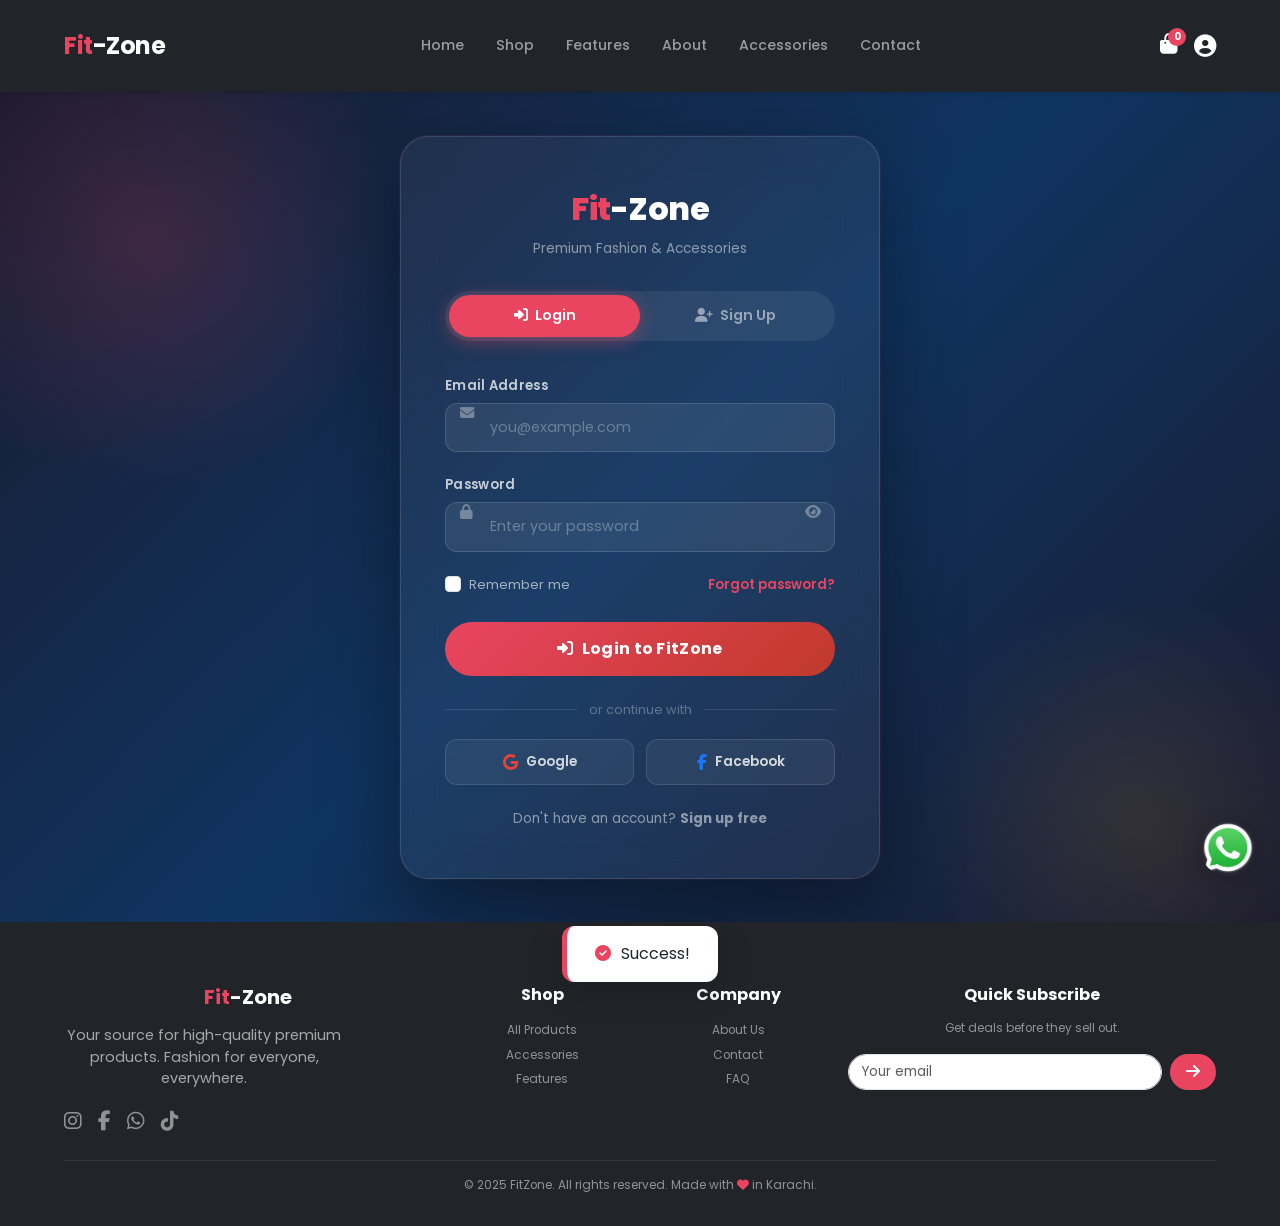
<file: login.html>
<!DOCTYPE html>
<html lang="en">

<head>
  <meta charset="UTF-8">
  <meta name="viewport" content="width=device-width, initial-scale=1.0">
  <title>Login | FitZone</title>
  <link rel="icon" type="image/png" href="./images/fav-icon.png">
  <link
    href="https://fonts.googleapis.com/css2?family=Poppins:wght@300;400;500;600;700;800&family=Playfair+Display:ital,wght@0,700;0,800;1,700&display=swap"
    rel="stylesheet">
  <link rel="stylesheet" href="https://cdnjs.cloudflare.com/ajax/libs/font-awesome/6.5.0/css/all.min.css">
  <link href="https://cdn.jsdelivr.net/npm/bootstrap@5.3.8/dist/css/bootstrap.min.css" rel="stylesheet">
  <link rel="stylesheet" href="./css/style.css">
  <link rel="stylesheet" href="./css/login.css">
</head>

<body>

  <!-- ════════════════════════════════════════ NAVBAR ═══ -->
  <nav class="navbar navbar-expand-lg navbar-dark bg-dark sticky-top shadow-sm">
      <div class="container">
          <a class="navbar-brand fw-bold fs-4" href="./index.html"><span style="color:#e94560;">Fit</span>-Zone</a>
          <button class="navbar-toggler" type="button" data-bs-toggle="collapse" data-bs-target="#navbarNav">
              <span class="navbar-toggler-icon"></span>
          </button>
          <div class="collapse navbar-collapse" id="navbarNav">
              <ul class="navbar-nav mx-auto gap-1">
                  <li class="nav-item"><a class="nav-link" href="./index.html">Home</a></li>
                  <li class="nav-item"><a class="nav-link" href="./shop.html">Shop</a></li>
                  <li class="nav-item"><a class="nav-link" href="./features.html">Features</a></li>
                  <li class="nav-item"><a class="nav-link" href="./about.html">About</a></li>
                  <li class="nav-item"><a class="nav-link" href="./accessories.html">Accessories</a></li>
                  <li class="nav-item"><a class="nav-link" href="./contact.html">Contact</a></li>
              </ul>
              <div class="d-flex gap-3 align-items-center">
                  <!-- Cart Icon -->
                  <div class="cart-icon-wrap text-white" onclick="toggleCart()">
                      <i class="fas fa-shopping-bag fs-5"></i>
                      <div class="cart-badge" id="cartBadge">0</div>
                  </div>
                  <a href="./login.html" title="Login / Sign Up"
                      style="color:#fff; font-size:1.4rem; line-height:1; transition: color 0.2s;"
                      onmouseover="this.style.color='#e94560'" onmouseout="this.style.color='#fff'">
                      <i class="fas fa-user-circle"></i>
                  </a>
              </div>
          </div>
      </div>
  </nav>

  <!-- ════════════════════════════════════════ CART DRAWER ═══ -->
  <div class="cart-overlay" id="cartOverlay" onclick="toggleCart()"></div>
  <div class="cart-drawer" id="cartDrawer">
      <div class="cart-drawer-header">
          <h5><i class="fas fa-shopping-bag me-2" style="color:var(--accent);"></i> Your Cart <span id="cartCount"
                  style="color:#999;font-size:0.85rem;font-weight:500;"></span></h5>
          <button class="cart-close" onclick="toggleCart()"><i class="fas fa-times"></i></button>
      </div>
      <div class="cart-items" id="cartItems">
          <div class="empty-cart" id="emptyCart">
              <i class="fas fa-shopping-bag"></i>
              <p>Your cart is empty</p>
              <a href="./shop.html" class="btn rounded-pill px-4 fw-600"
                  style="background:var(--accent);color:#fff;border:none;" onclick="toggleCart()">Start Shopping</a>
          </div>
      </div>
      <div class="cart-footer" id="cartFooter" style="display:none;">
          <div class="cart-total-row">
              <span style="color:#777;">Subtotal</span>
              <span id="cartTotal">$0.00</span>
          </div>
          <div class="cart-total-row">
              <strong>Total</strong>
              <span id="cartGrandTotal">$0.00</span>
          </div>
          <button class="btn-checkout-cart" onclick="window.location.href='./checkout.html'">
              <i class="fas fa-lock me-2"></i>Proceed to Checkout
          </button>
          <a href="./shop.html" class="d-block text-center mt-3 text-muted small" onclick="toggleCart()">Continue Shopping
              →</a>
      </div>
  </div>


  <!-- ══════════ AUTH SECTION ══════════ -->
  <section class="auth-section">
    <div class="auth-card">

      <!-- Logo -->
      <div class="auth-logo">
        <a href="./index.html"><span class="fit">Fit</span><span class="zone">-Zone</span></a>
        <p>Premium Fashion & Accessories</p>
      </div>

      <!-- Tabs -->
      <div class="auth-tabs">
        <button class="auth-tab active" id="loginTab" onclick="switchTab('login')">
          <i class="fas fa-sign-in-alt me-1"></i> Login
        </button>
        <button class="auth-tab" id="signupTab" onclick="switchTab('signup')">
          <i class="fas fa-user-plus me-1"></i> Sign Up
        </button>
      </div>

      <!-- ── LOGIN FORM ── -->
      <div class="auth-form active" id="loginForm">
        <div class="input-wrap">
          <label class="form-label">Email Address</label>
          <i class="fas fa-envelope input-icon"></i>
          <input type="email" class="form-control-auth" id="loginEmail" placeholder="you@example.com">
        </div>
        <div class="input-wrap">
          <label class="form-label">Password</label>
          <i class="fas fa-lock input-icon"></i>
          <input type="password" class="form-control-auth" id="loginPass" placeholder="Enter your password">
          <i class="fas fa-eye eye-toggle" id="loginEye" onclick="toggleEye('loginPass','loginEye')"></i>
        </div>
        <div class="form-meta">
          <div class="form-check">
            <input class="form-check-input" type="checkbox" id="rememberMe">
            <label class="form-check-label" for="rememberMe">Remember me</label>
          </div>
          <a href="#" class="forgot-link">Forgot password?</a>
        </div>
        <button class="btn-auth" onclick="handleLogin()">
          <i class="fas fa-sign-in-alt me-2"></i>Login to FitZone
        </button>
        <div class="or-divider"><span>or continue with</span></div>
        <div class="social-btns">
          <button class="btn-social"><i class="fab fa-google"></i> Google</button>
          <button class="btn-social"><i class="fab fa-facebook-f"></i> Facebook</button>
        </div>
        <div class="auth-switch">
          Don't have an account? <a onclick="switchTab('signup')">Sign up free</a>
        </div>
      </div>

      <!-- ── SIGNUP FORM ── -->
      <div class="auth-form" id="signupForm">
        <div class="name-row">
          <div class="input-wrap">
            <label class="form-label">First Name</label>
            <i class="fas fa-user input-icon"></i>
            <input type="text" class="form-control-auth" placeholder="Usama">
          </div>
          <div class="input-wrap">
            <label class="form-label">Last Name</label>
            <i class="fas fa-user input-icon"></i>
            <input type="text" class="form-control-auth" placeholder="Ahmed">
          </div>
        </div>
        <div class="input-wrap">
          <label class="form-label">Email Address</label>
          <i class="fas fa-envelope input-icon"></i>
          <input type="email" class="form-control-auth" id="signupEmail" placeholder="you@example.com">
        </div>
        <div class="input-wrap">
          <label class="form-label">Password</label>
          <i class="fas fa-lock input-icon"></i>
          <input type="password" class="form-control-auth" id="signupPass" placeholder="Create a strong password"
            oninput="checkStrength(this.value)">
          <i class="fas fa-eye eye-toggle" id="signupEye" onclick="toggleEye('signupPass','signupEye')"></i>
          <div class="strength-bar">
            <div class="strength-fill" id="strengthFill"></div>
          </div>
          <div class="strength-label" id="strengthLabel">Enter a password</div>
        </div>
        <button class="btn-auth" onclick="handleSignup()" style="margin-bottom: 14px;">
          <i class="fas fa-user-plus me-2"></i>Create My Account
        </button>
        <div class="terms-text">
          By signing up, you agree to our <a href="#">Terms of Service</a> and <a href="#">Privacy Policy</a>
        </div>
        <div class="or-divider"><span>or sign up with</span></div>
        <div class="social-btns">
          <button class="btn-social"><i class="fab fa-google"></i> Google</button>
          <button class="btn-social"><i class="fab fa-facebook-f"></i> Facebook</button>
        </div>
        <div class="auth-switch">
          Already have an account? <a onclick="switchTab('login')">Login here</a>
        </div>
      </div>

    </div>
  </section>

  <!-- Toast -->
  <div id="authToast"><i class="fas fa-check-circle"></i><span id="authToastMsg">Success!</span></div>

  <!-- WhatsApp Float -->
  <a href="https://wa.me/923190831123" class="position-fixed bottom-0 end-0 m-4" style="z-index:1000;">
    <img src="./images/WhatsApp.webp" alt="WhatsApp"
      style="width:56px;border-radius:50%;box-shadow:0 4px 20px rgba(0,0,0,0.2);">
  </a>

  <!-- ════════════════════════════════════════ FOOTER ═══ -->
  <footer class="bg-dark text-white pt-5 pb-3">
    <div class="container">
      <div class="row g-4">
        <div class="col-md-4">
          <h5 class="fw-bold mb-3"><span style="color:#e94560;">Fit</span>-Zone</h5>
          <p style="color:rgba(255,255,255,0.6);font-size:0.9rem;max-width:280px;">Your source for high-quality premium
            products. Fashion for everyone, everywhere.</p>
          <div class="d-flex gap-3 mt-3">
            <a href="#" class="text-white-50 fs-5"><i class="fab fa-instagram"></i></a>
            <a href="#" class="text-white-50 fs-5"><i class="fab fa-facebook-f"></i></a>
            <a href="https://wa.me/923190831123" class="text-white-50 fs-5"><i class="fab fa-whatsapp"></i></a>
            <a href="#" class="text-white-50 fs-5"><i class="fab fa-tiktok"></i></a>
          </div>
        </div>
        <div class="col-md-2">
          <h6 class="fw-bold mb-3">Shop</h6>
          <ul class="list-unstyled">
            <li class="mb-1"><a href="./shop.html" class="text-white-50 text-decoration-none small">All Products</a>
            </li>
            <li class="mb-1"><a href="./accessories.html"
                class="text-white-50 text-decoration-none small">Accessories</a></li>
            <li class="mb-1"><a href="./features.html" class="text-white-50 text-decoration-none small">Features</a>
            </li>
          </ul>
        </div>
        <div class="col-md-2">
          <h6 class="fw-bold mb-3">Company</h6>
          <ul class="list-unstyled">
            <li class="mb-1"><a href="./about.html" class="text-white-50 text-decoration-none small">About Us</a></li>
            <li class="mb-1"><a href="./contact.html" class="text-white-50 text-decoration-none small">Contact</a></li>
            <li class="mb-1"><a href="#" class="text-white-50 text-decoration-none small">FAQ</a></li>
          </ul>
        </div>
        <div class="col-md-4">
          <h6 class="fw-bold mb-3">Quick Subscribe</h6>
          <p class="text-white-50 small mb-3">Get deals before they sell out.</p>
          <div class="d-flex gap-2">
            <input type="email" class="form-control rounded-pill" placeholder="Your email" style="font-size:0.85rem;">
            <button class="btn rounded-pill px-3"
              style="background:var(--accent);color:#fff;border:none;white-space:nowrap;font-weight:600;"><i
                class="fas fa-arrow-right"></i></button>
          </div>
        </div>
      </div>
      <hr class="border-secondary mt-4">
      <p class="text-center text-white-50 small mb-0">© 2025 FitZone. All rights reserved. Made with <i
          class="fas fa-heart" style="color:var(--accent);"></i> in Karachi.</p>
    </div>
  </footer>

  <script src="https://cdn.jsdelivr.net/npm/bootstrap@5.3.8/dist/js/bootstrap.bundle.min.js"></script>
  <script src="main.js"></script>
  <script>
    /* Tab Switch */
    function switchTab(tab) {
      document.getElementById('loginTab').classList.toggle('active', tab === 'login');
      document.getElementById('signupTab').classList.toggle('active', tab === 'signup');
      document.getElementById('loginForm').classList.toggle('active', tab === 'login');
      document.getElementById('signupForm').classList.toggle('active', tab === 'signup');
    }

    /* Eye Toggle */
    function toggleEye(inputId, iconId) {
      const inp = document.getElementById(inputId);
      const ico = document.getElementById(iconId);
      if (inp.type === 'password') {
        inp.type = 'text';
        ico.classList.replace('fa-eye', 'fa-eye-slash');
      } else {
        inp.type = 'password';
        ico.classList.replace('fa-eye-slash', 'fa-eye');
      }
    }

    /* Password Strength */
    function checkStrength(val) {
      const fill = document.getElementById('strengthFill');
      const label = document.getElementById('strengthLabel');
      let score = 0;
      if (val.length >= 8) score++;
      if (/[A-Z]/.test(val)) score++;
      if (/[0-9]/.test(val)) score++;
      if (/[^A-Za-z0-9]/.test(val)) score++;
      const colors = ['#e94560', '#f5a623', '#f5a623', '#27ae60'];
      const labels = ['Weak', 'Fair', 'Good', 'Strong'];
      const widths = ['25%', '50%', '75%', '100%'];
      if (val.length === 0) { fill.style.width = '0%'; label.textContent = 'Enter a password'; return; }
      fill.style.width = widths[Math.max(0, score - 1)];
      fill.style.background = colors[Math.max(0, score - 1)];
      label.textContent = labels[Math.max(0, score - 1)];
      label.style.color = colors[Math.max(0, score - 1)];
    }

    /* Toast */
    function showToast(msg) {
      document.getElementById('authToastMsg').textContent = msg;
      const t = document.getElementById('authToast');
      t.classList.add('show');
      setTimeout(() => t.classList.remove('show'), 3000);
    }

    /* Login Handler (design only — Firebase later) */
    function handleLogin() {
      const email = document.getElementById('loginEmail').value.trim();
      const pass = document.getElementById('loginPass').value;
      if (!email.includes('@')) { showToast('Please enter a valid email.'); return; }
      if (pass.length < 6) { showToast('Password must be at least 6 chars.'); return; }
      showToast('🎉 Login successful! Redirecting...');
      setTimeout(() => window.location.href = './index.html', 1800);
    }

    /* Signup Handler (design only — Firebase later) */
    function handleSignup() {
      const email = document.getElementById('signupEmail').value.trim();
      const pass = document.getElementById('signupPass').value;
      if (!email.includes('@')) { showToast('Please enter a valid email.'); return; }
      if (pass.length < 6) { showToast('Password must be at least 6 chars.'); return; }
      showToast('🎉 Account created! Welcome to FitZone!');
      setTimeout(() => switchTab('login'), 2000);
    }
  </script>
</body>

</html>
</file>
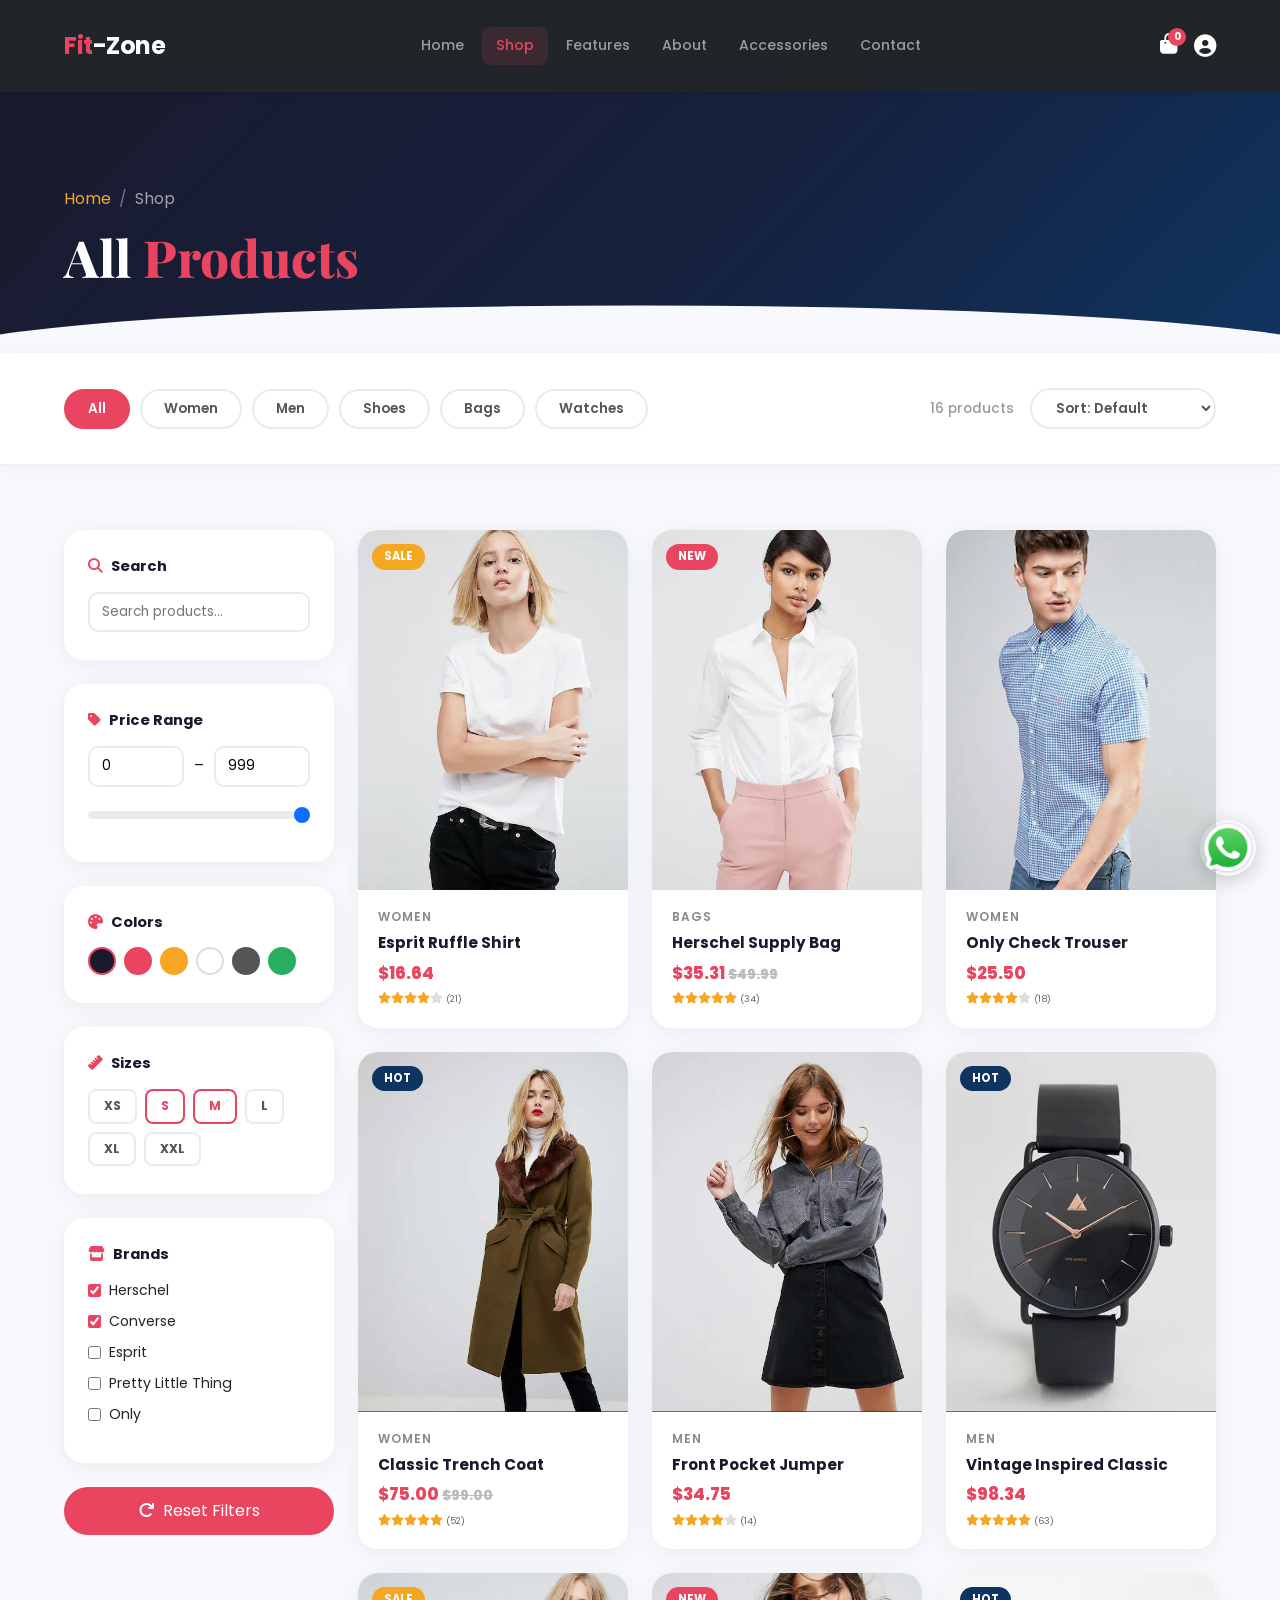
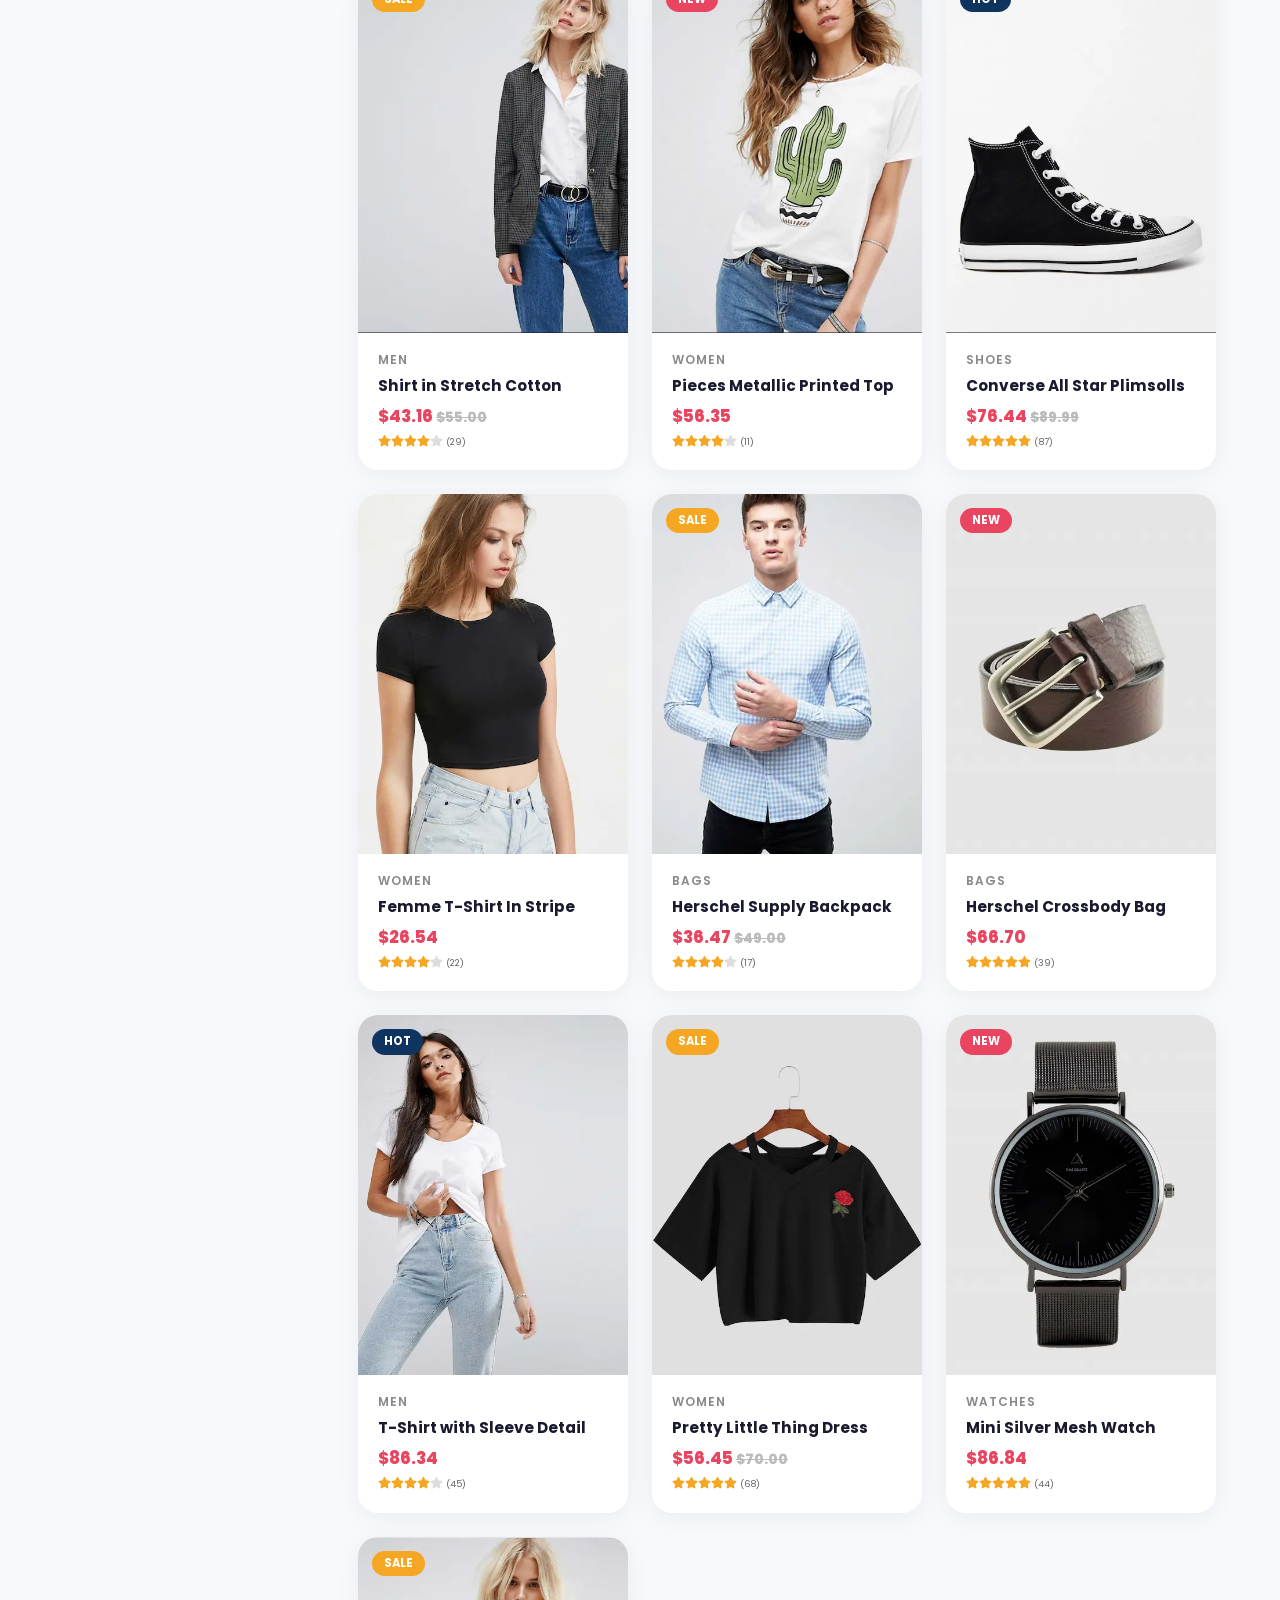
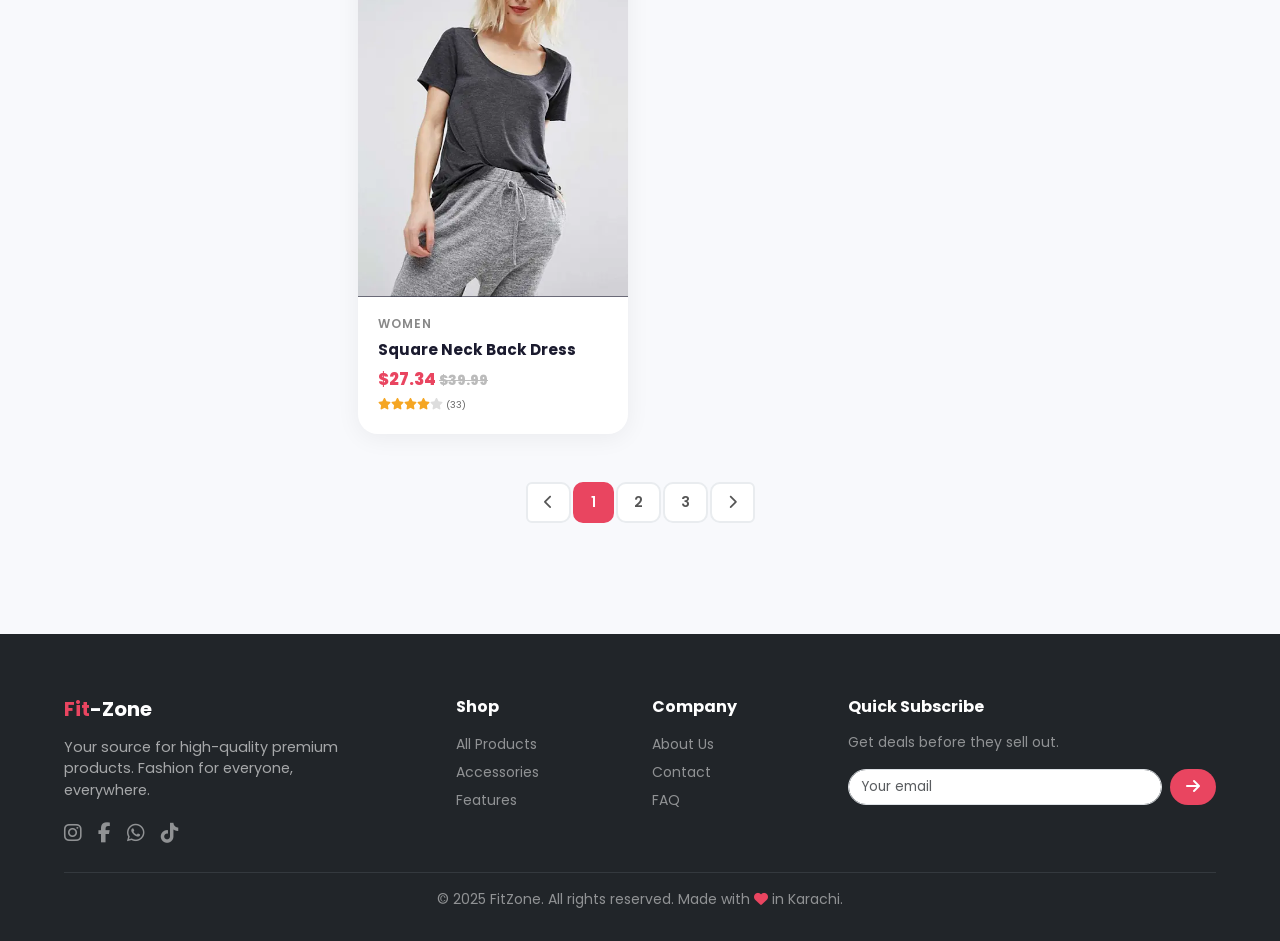
<file: shop.html>
<!DOCTYPE html>
<html lang="en">

<head>
    <meta charset="UTF-8">
    <meta name="viewport" content="width=device-width, initial-scale=1.0">
    <title>Shop - FitZone</title>
    <!-- Favicon -->
    <link rel="icon" type="image/png" href="./images/fav-icon.png">
    <!-- Google Fonts -->
    <link
        href="https://fonts.googleapis.com/css2?family=Poppins:wght@300;400;500;600;700;800&family=Playfair+Display:wght@700;800&display=swap"
        rel="stylesheet">
    <!-- Font Awesome -->
    <link rel="stylesheet" href="https://cdnjs.cloudflare.com/ajax/libs/font-awesome/6.5.0/css/all.min.css">
    <!-- AOS CDN -->
    <link href="https://unpkg.com/aos@2.3.1/dist/aos.css" rel="stylesheet">
    <!-- Bootstrap CDN -->
    <link href="https://cdn.jsdelivr.net/npm/bootstrap@5.3.8/dist/css/bootstrap.min.css" rel="stylesheet">
    <!-- Custom CSS -->
    <link rel="stylesheet" href="./css/style.css">
    <!-- Shop CSS -->
    <link rel="stylesheet" href="./css/shop.css">
</head>

<body>

    <!-- ════════════════════════════════════════ NAVBAR ═══ -->
    <nav class="navbar navbar-expand-lg navbar-dark bg-dark sticky-top shadow-sm">
        <div class="container">
            <a class="navbar-brand fw-bold fs-4" href="./index.html"><span style="color:#e94560;">Fit</span>-Zone</a>
            <button class="navbar-toggler" type="button" data-bs-toggle="collapse" data-bs-target="#navbarNav">
                <span class="navbar-toggler-icon"></span>
            </button>
            <div class="collapse navbar-collapse" id="navbarNav">
                <ul class="navbar-nav mx-auto gap-1">
                    <li class="nav-item"><a class="nav-link" href="./index.html">Home</a></li>
                    <li class="nav-item"><a class="nav-link" href="./shop.html">Shop</a></li>
                    <li class="nav-item"><a class="nav-link" href="./features.html">Features</a></li>
                    <li class="nav-item"><a class="nav-link" href="./about.html">About</a></li>
                    <li class="nav-item"><a class="nav-link" href="./accessories.html">Accessories</a></li>
                    <li class="nav-item"><a class="nav-link" href="./contact.html">Contact</a></li>
                </ul>
                <div class="d-flex gap-3 align-items-center">
                    <!-- Cart Icon -->
                    <div class="cart-icon-wrap text-white" onclick="toggleCart()">
                        <i class="fas fa-shopping-bag fs-5"></i>
                        <div class="cart-badge" id="cartBadge">0</div>
                    </div>
                    <a href="./login.html" title="Login / Sign Up"
                        style="color:#fff; font-size:1.4rem; line-height:1; transition: color 0.2s;"
                        onmouseover="this.style.color='#e94560'" onmouseout="this.style.color='#fff'">
                        <i class="fas fa-user-circle"></i>
                    </a>
                </div>
            </div>
        </div>
    </nav>

    <!-- ════════════════════════════════════════ CART DRAWER ═══ -->
    <div class="cart-overlay" id="cartOverlay" onclick="toggleCart()"></div>
    <div class="cart-drawer" id="cartDrawer">
        <div class="cart-drawer-header">
            <h5><i class="fas fa-shopping-bag me-2" style="color:var(--accent);"></i> Your Cart <span id="cartCount"
                    style="color:#999;font-size:0.85rem;font-weight:500;"></span></h5>
            <button class="cart-close" onclick="toggleCart()"><i class="fas fa-times"></i></button>
        </div>
        <div class="cart-items" id="cartItems">
            <div class="empty-cart" id="emptyCart">
                <i class="fas fa-shopping-bag"></i>
                <p>Your cart is empty</p>
                <a href="./shop.html" class="btn rounded-pill px-4 fw-600"
                    style="background:var(--accent);color:#fff;border:none;" onclick="toggleCart()">Start Shopping</a>
            </div>
        </div>
        <div class="cart-footer" id="cartFooter" style="display:none;">
            <div class="cart-total-row">
                <span style="color:#777;">Subtotal</span>
                <span id="cartTotal">$0.00</span>
            </div>
            <div class="cart-total-row">
                <strong>Total</strong>
                <span id="cartGrandTotal">$0.00</span>
            </div>
            <button class="btn-checkout-cart" onclick="window.location.href='./checkout.html'">
                <i class="fas fa-lock me-2"></i>Proceed to Checkout
            </button>
            <a href="./shop.html" class="d-block text-center mt-3 text-muted small" onclick="toggleCart()">Continue Shopping
                →</a>
        </div>
    </div>


    <!-- ════════════════════════════════════════ HERO ═══ -->
    <section class="shop-hero">
        <div class="container">
            <nav aria-label="breadcrumb" class="mb-2">
                <ol class="breadcrumb">
                    <li class="breadcrumb-item"><a href="./index.html">Home</a></li>
                    <li class="breadcrumb-item active">Shop</li>
                </ol>
            </nav>
            <h1>All <span>Products</span></h1>
        </div>
    </section>

    <!-- ════════════════════════════════════════ FILTER BAR ═══ -->
    <div class="filter-bar">
        <div class="container">
            <div class="d-flex align-items-center justify-content-between flex-wrap gap-3">
                <div class="filter-tabs">
                    <button class="filter-btn active" data-cat="all">All</button>
                    <button class="filter-btn" data-cat="women">Women</button>
                    <button class="filter-btn" data-cat="men">Men</button>
                    <button class="filter-btn" data-cat="shoes">Shoes</button>
                    <button class="filter-btn" data-cat="bags">Bags</button>
                    <button class="filter-btn" data-cat="watches">Watches</button>
                </div>
                <div class="d-flex align-items-center gap-3">
                    <span class="result-count" id="resultCount">16 products</span>
                    <select class="sort-select" id="sortSelect" onchange="sortProducts()">
                        <option value="default">Sort: Default</option>
                        <option value="price-low">Price: Low → High</option>
                        <option value="price-high">Price: High → Low</option>
                        <option value="name">Name: A → Z</option>
                    </select>
                </div>
            </div>
        </div>
    </div>

    <!-- ════════════════════════════════════════ BODY ═══ -->
    <section class="shop-body">
        <div class="container">
            <div class="row g-4">

                <!-- Sidebar -->
                <div class="col-lg-3 d-none d-lg-block">

                    <div class="sidebar-card">
                        <h6><i class="fas fa-search me-2" style="color:var(--accent);"></i>Search</h6>
                        <input type="text" class="price-input" placeholder="Search products…" id="searchInput"
                            oninput="applyFilters()">
                    </div>

                    <div class="sidebar-card">
                        <h6><i class="fas fa-tag me-2" style="color:var(--accent);"></i>Price Range</h6>
                        <div class="price-range">
                            <input type="number" class="price-input" placeholder="Min $" id="priceMin" value="0"
                                onchange="applyFilters()">
                            <span>–</span>
                            <input type="number" class="price-input" placeholder="Max $" id="priceMax" value="999"
                                onchange="applyFilters()">
                        </div>
                        <input type="range" class="form-range mt-3" min="0" max="999" value="999" id="priceSlider"
                            oninput="document.getElementById('priceMax').value=this.value;applyFilters();"
                            style="accent-color:var(--accent);">
                    </div>

                    <div class="sidebar-card">
                        <h6><i class="fas fa-palette me-2" style="color:var(--accent);"></i>Colors</h6>
                        <div class="d-flex gap-2 flex-wrap">
                            <div class="color-swatch active" style="background:#1a1a2e;" title="Dark Navy"
                                onclick="toggleSwatch(this)"></div>
                            <div class="color-swatch" style="background:#e94560;" title="Red"
                                onclick="toggleSwatch(this)"></div>
                            <div class="color-swatch" style="background:#f5a623;" title="Gold"
                                onclick="toggleSwatch(this)"></div>
                            <div class="color-swatch" style="background:#fff;border:2px solid #ddd;" title="White"
                                onclick="toggleSwatch(this)"></div>
                            <div class="color-swatch" style="background:#555;" title="Gray"
                                onclick="toggleSwatch(this)"></div>
                            <div class="color-swatch" style="background:#27ae60;" title="Green"
                                onclick="toggleSwatch(this)"></div>
                        </div>
                    </div>

                    <div class="sidebar-card">
                        <h6><i class="fas fa-ruler me-2" style="color:var(--accent);"></i>Sizes</h6>
                        <div class="d-flex gap-2 flex-wrap">
                            <button class="size-btn" onclick="toggleSize(this)">XS</button>
                            <button class="size-btn active" onclick="toggleSize(this)">S</button>
                            <button class="size-btn active" onclick="toggleSize(this)">M</button>
                            <button class="size-btn" onclick="toggleSize(this)">L</button>
                            <button class="size-btn" onclick="toggleSize(this)">XL</button>
                            <button class="size-btn" onclick="toggleSize(this)">XXL</button>
                        </div>
                    </div>

                    <div class="sidebar-card">
                        <h6><i class="fas fa-store me-2" style="color:var(--accent);"></i>Brands</h6>
                        <label class="brand-check"><input type="checkbox" checked> Herschel</label>
                        <label class="brand-check"><input type="checkbox" checked> Converse</label>
                        <label class="brand-check"><input type="checkbox"> Esprit</label>
                        <label class="brand-check"><input type="checkbox"> Pretty Little Thing</label>
                        <label class="brand-check"><input type="checkbox"> Only</label>
                    </div>

                    <button class="btn w-100 rounded-pill fw-600"
                        style="background:var(--accent);color:#fff;border:none;padding:12px;" onclick="resetFilters()">
                        <i class="fas fa-redo me-2"></i>Reset Filters
                    </button>
                </div>

                <!-- Product Grid -->
                <div class="col-lg-9">
                    <div class="row g-4" id="productGrid">

                        <!-- Products injected by JS -->

                    </div>
                    <div class="no-results" id="noResults">
                        <i class="fas fa-search"></i>
                        <h5>No products found</h5>
                        <p class="text-muted">Try adjusting your filters or search term.</p>
                        <button class="btn rounded-pill px-4 fw-600 mt-2"
                            style="background:var(--accent);color:#fff;border:none;" onclick="resetFilters()">Reset
                            Filters</button>
                    </div>
                </div>
            </div>

            <!-- Pagination -->
            <nav class="mt-5 d-flex justify-content-center">
                <ul class="pagination">
                    <li class="page-item"><a class="page-link" href="#"><i class="fas fa-chevron-left"></i></a></li>
                    <li class="page-item active"><a class="page-link" href="#">1</a></li>
                    <li class="page-item"><a class="page-link" href="#">2</a></li>
                    <li class="page-item"><a class="page-link" href="#">3</a></li>
                    <li class="page-item"><a class="page-link" href="#"><i class="fas fa-chevron-right"></i></a></li>
                </ul>
            </nav>
        </div>
    </section>

    <!-- ════════════════════════════════════════ FOOTER ═══ -->
    <footer class="bg-dark text-white pt-5 pb-3">
        <div class="container">
            <div class="row g-4">
                <div class="col-md-4">
                    <h5 class="fw-bold mb-3"><span style="color:#e94560;">Fit</span>-Zone</h5>
                    <p style="color:rgba(255,255,255,0.6);font-size:0.9rem;max-width:280px;">Your source for
                        high-quality premium
                        products. Fashion for everyone, everywhere.</p>
                    <div class="d-flex gap-3 mt-3">
                        <a href="#" class="text-white-50 fs-5"><i class="fab fa-instagram"></i></a>
                        <a href="#" class="text-white-50 fs-5"><i class="fab fa-facebook-f"></i></a>
                        <a href="https://wa.me/923190831123" class="text-white-50 fs-5"><i
                                class="fab fa-whatsapp"></i></a>
                        <a href="#" class="text-white-50 fs-5"><i class="fab fa-tiktok"></i></a>
                    </div>
                </div>
                <div class="col-md-2">
                    <h6 class="fw-bold mb-3">Shop</h6>
                    <ul class="list-unstyled">
                        <li class="mb-1"><a href="./shop.html" class="text-white-50 text-decoration-none small">All
                                Products</a>
                        </li>
                        <li class="mb-1"><a href="./accessories.html"
                                class="text-white-50 text-decoration-none small">Accessories</a></li>
                        <li class="mb-1"><a href="./features.html"
                                class="text-white-50 text-decoration-none small">Features</a>
                        </li>
                    </ul>
                </div>
                <div class="col-md-2">
                    <h6 class="fw-bold mb-3">Company</h6>
                    <ul class="list-unstyled">
                        <li class="mb-1"><a href="./about.html" class="text-white-50 text-decoration-none small">About
                                Us</a></li>
                        <li class="mb-1"><a href="./contact.html"
                                class="text-white-50 text-decoration-none small">Contact</a></li>
                        <li class="mb-1"><a href="#" class="text-white-50 text-decoration-none small">FAQ</a></li>
                    </ul>
                </div>
                <div class="col-md-4">
                    <h6 class="fw-bold mb-3">Quick Subscribe</h6>
                    <p class="text-white-50 small mb-3">Get deals before they sell out.</p>
                    <div class="d-flex gap-2">
                        <input type="email" class="form-control rounded-pill" placeholder="Your email"
                            style="font-size:0.85rem;">
                        <button class="btn rounded-pill px-3"
                            style="background:var(--accent);color:#fff;border:none;white-space:nowrap;font-weight:600;"><i
                                class="fas fa-arrow-right"></i></button>
                    </div>
                </div>
            </div>
            <hr class="border-secondary mt-4">
            <p class="text-center text-white-50 small mb-0">© 2025 FitZone. All rights reserved. Made with <i
                    class="fas fa-heart" style="color:var(--accent);"></i> in Karachi.</p>
        </div>
    </footer>

    <!-- Cart Toast -->
    <div id="cartToast">
        <div class="d-flex align-items-center">
            <i class="fas fa-shopping-bag"></i>
            <div>
                <p class="mb-0 fw-700" style="color:var(--primary);font-size:0.9rem;" id="toastMsg">Item added to cart!
                </p>
                <p class="mb-0 small text-muted">View cart to checkout.</p>
            </div>
        </div>
    </div>

    <a href="https://wa.me/923190831123" class="position-fixed bottom-0 end-0 m-4" style="z-index:1000;">
        <img src="./images/WhatsApp.webp" alt="WhatsApp"
            style="width:56px;border-radius:50%;box-shadow:0 4px 20px rgba(0,0,0,0.2);">
    </a>

    <script src="https://unpkg.com/aos@2.3.1/dist/aos.js"></script>
    <script src="https://cdn.jsdelivr.net/npm/bootstrap@5.3.8/dist/js/bootstrap.bundle.min.js"></script>
    <script src="index.js"></script>
    <script src="main.js"></script>
    <script src="shop.js"></script>
    <script>
        AOS.init({ duration: 600, once: true });
    </script>
</body>

</html>
</file>
<file: css/style.css>
/* ============================================
   FITZONE — style.css
   Clean Dark Theme (old orange theme removed)
   Author: Hassan Javed © 2026
   ============================================ */
.container {
  max-width: 1200px !important;
  margin: 15px auto;
  padding: 0 1.5rem;
}

/* Prevent jerk when cart opens */
body.cart-open {
  overflow: hidden;
}

/* ══════════════════════════════════════════
   ROOT VARIABLES
   ══════════════════════════════════════════ */
:root {
  --primary: #1a1a2e;
  --accent:  #e94560;
  --gold:    #f5a623;
  --light-bg: #f8f9fc;
}

* {
  box-sizing: border-box;
}

body {
  font-family: 'Poppins', sans-serif;
  overflow-x: hidden;
}

/* ══════════════════════════════════════════
   NAVBAR
   ══════════════════════════════════════════ */
.navbar {
  transition: background 0.4s;
}

.navbar-brand {
  font-size: 1.5rem;
  letter-spacing: -0.5px;
}

.nav-link {
  font-size: 0.88rem;
  font-weight: 500;
  padding: 8px 14px !important;
  border-radius: 8px;
  transition: background 0.2s, color 0.2s;
}

.nav-link:hover,
.nav-link.active {
  background: rgba(233, 69, 96, 0.12);
  color: #e94560 !important;
}

/* ══════════════════════════════════════════
   CART ICON (Navbar)
   ══════════════════════════════════════════ */
.cart-icon-wrap {
  position: relative;
  cursor: pointer;
}

.cart-badge {
  position: absolute;
  top: -6px;
  right: -8px;
  background: var(--accent);
  color: #fff;
  width: 18px;
  height: 18px;
  border-radius: 50%;
  font-size: 0.65rem;
  font-weight: 700;
  display: flex;
  align-items: center;
  justify-content: center;
}

/* ══════════════════════════════════════════
   CART DRAWER
   ══════════════════════════════════════════ */
.cart-overlay {
  position: fixed;
  inset: 0;
  background: rgba(0, 0, 0, 0.5);
  z-index: 2000;
  opacity: 0;
  pointer-events: none;
  transition: opacity 0.3s;
}

.cart-overlay.open {
  opacity: 1;
  pointer-events: all;
}

.cart-drawer {
  position: fixed;
  top: 0;
  right: 0;
  bottom: 0;
  width: 380px;
  max-width: 100%;
  background: #fff;
  z-index: 2001;
  transform: translateX(110%);
  transition: transform 0.4s cubic-bezier(.25, .8, .25, 1);
  display: flex;
  flex-direction: column;
}

.cart-drawer.open {
  transform: translateX(0);
}

.cart-drawer-header {
  padding: 24px;
  border-bottom: 1px solid #f0f0f0;
  display: flex;
  justify-content: space-between;
  align-items: center;
}

.cart-drawer-header h5 {
  font-weight: 800;
  color: var(--primary);
  margin: 0;
}

.cart-close {
  background: none;
  border: none;
  font-size: 1.3rem;
  color: #999;
  cursor: pointer;
  transition: color 0.2s;
}

.cart-close:hover {
  color: var(--accent);
}

.cart-items {
  flex: 1;
  overflow-y: auto;
  padding: 16px 24px;
}

.cart-item {
  display: flex;
  gap: 14px;
  margin-bottom: 20px;
  align-items: center;
}

.cart-item img {
  width: 70px;
  height: 70px;
  border-radius: 12px;
  object-fit: cover;
}

.cart-item-info {
  flex: 1;
}

.cart-item-info strong {
  font-size: 0.88rem;
  color: var(--primary);
  display: block;
}

.cart-item-info span {
  font-size: 0.78rem;
  color: #999;
}

.cart-item-price {
  font-weight: 800;
  color: var(--accent);
  font-size: 0.95rem;
  margin-top: 4px;
  display: block;
}

.cart-remove {
  background: none;
  border: none;
  color: #ccc;
  cursor: pointer;
  font-size: 0.85rem;
  transition: color 0.2s;
}

.cart-remove:hover {
  color: var(--accent);
}

.cart-footer {
  padding: 20px 24px;
  border-top: 1px solid #f0f0f0;
}

.cart-total-row {
  display: flex;
  justify-content: space-between;
  margin-bottom: 8px;
  font-size: 0.9rem;
}

.cart-total-row strong {
  font-weight: 800;
  font-size: 1.1rem;
  color: var(--primary);
}

.cart-total-row span {
  color: var(--accent);
  font-weight: 800;
  font-size: 1.1rem;
}

.btn-checkout-cart {
  background: linear-gradient(135deg, var(--accent), #c0392b);
  color: #fff;
  border: none;
  border-radius: 50px;
  width: 100%;
  padding: 15px;
  font-weight: 700;
  font-family: 'Poppins', sans-serif;
  font-size: 1rem;
  margin-top: 10px;
  cursor: pointer;
  transition: transform 0.3s, box-shadow 0.3s;
}

.btn-checkout-cart:hover {
  transform: translateY(-2px);
  box-shadow: 0 10px 30px rgba(233, 69, 96, 0.4);
}

.empty-cart {
  text-align: center;
  padding: 60px 20px;
  color: #bbb;
}

.empty-cart i {
  font-size: 3rem;
  margin-bottom: 16px;
  display: block;
}

/* ══════════════════════════════════════════
   HERO SLIDER
   ══════════════════════════════════════════ */
.hero-slider {
  position: relative;
  overflow: hidden;
}

.slide {
  position: absolute;
  inset: 0;
  opacity: 0;
  transition: opacity 0.8s ease;
  display: flex;
  align-items: center;
}

.slide.active {
  opacity: 1;
  position: relative;
  min-height: 92vh;
}

.slide-bg {
  position: absolute;
  inset: 0;
}

.slide-bg img {
  width: 100%;
  height: 100%;
  object-fit: cover;
}

.slide-bg::after {
  content: '';
  position: absolute;
  inset: 0;
  background: linear-gradient(
    110deg,
    rgba(26, 26, 46, 0.85) 0%,
    rgba(26, 26, 46, 0.4) 55%,
    transparent 100%
  );
}

.slide-content {
  position: relative;
  z-index: 2;
  padding: 0 0 0 40px;
}

.slide-tag {
  font-size: 0.75rem;
  font-weight: 700;
  letter-spacing: 4px;
  text-transform: uppercase;
  color: var(--gold);
  margin-bottom: 14px;
}

.slide-title {
  font-family: 'Playfair Display', serif;
  font-size: clamp(2.5rem, 6vw, 5rem);
  color: #fff;
  font-weight: 800;
  line-height: 1.1;
  margin-bottom: 20px;
}

.slide-title em {
  font-style: italic;
  color: var(--accent);
}

.slide-sub {
  color: rgba(255, 255, 255, 0.8);
  font-size: 1.1rem;
  margin-bottom: 36px;
  max-width: 480px;
}

.btn-hero-primary {
  background: var(--accent);
  color: #fff;
  border: none;
  border-radius: 50px;
  padding: 16px 44px;
  font-weight: 700;
  font-family: 'Poppins', sans-serif;
  font-size: 1rem;
  transition: transform 0.3s, box-shadow 0.3s;
}

.btn-hero-primary:hover {
  transform: translateY(-3px);
  box-shadow: 0 14px 40px rgba(233, 69, 96, 0.5);
  color: #fff;
}

.btn-hero-outline {
  background: transparent;
  color: #fff;
  border: 2px solid rgba(255, 255, 255, 0.5);
  border-radius: 50px;
  padding: 16px 44px;
  font-weight: 700;
  font-family: 'Poppins', sans-serif;
  font-size: 1rem;
  transition: all 0.3s;
}

.btn-hero-outline:hover {
  border-color: #fff;
  background: rgba(255, 255, 255, 0.1);
  color: #fff;
}

.slider-nav {
  position: absolute;
  bottom: 40px;
  right: 60px;
  display: flex;
  gap: 10px;
  z-index: 10;
}

.slider-dot {
  width: 10px;
  height: 10px;
  border-radius: 50%;
  background: rgba(255, 255, 255, 0.4);
  cursor: pointer;
  transition: all 0.3s;
  border: none;
}

.slider-dot.active {
  background: var(--accent);
  width: 28px;
  border-radius: 5px;
}

.slider-arrows {
  position: absolute;
  top: 50%;
  transform: translateY(-50%);
  width: 100%;
  z-index: 10;
  display: flex;
  justify-content: space-between;
  padding: 0 20px;
  pointer-events: none;
}

.arrow-btn {
  pointer-events: all;
  width: 52px;
  height: 52px;
  border-radius: 50%;
  background: rgba(255, 255, 255, 0.15);
  backdrop-filter: blur(8px);
  border: 1px solid rgba(255, 255, 255, 0.2);
  color: #fff;
  font-size: 1rem;
  cursor: pointer;
  transition: background 0.3s;
  display: flex;
  align-items: center;
  justify-content: center;
}

.arrow-btn:hover {
  background: var(--accent);
}

/* ══════════════════════════════════════════
   MARQUEE STRIP
   ══════════════════════════════════════════ */
.marquee-strip {
  background: var(--accent);
  padding: 14px 0;
  overflow: hidden;
  white-space: nowrap;
}

.marquee-inner {
  display: inline-flex;
  animation: marquee 22s linear infinite;
  gap: 0;
}

.marquee-inner span {
  font-size: 0.82rem;
  font-weight: 700;
  color: #fff;
  letter-spacing: 2px;
  text-transform: uppercase;
  padding: 0 40px;
}

.marquee-inner span i {
  margin-right: 10px;
}

@keyframes marquee {
  from { transform: translateX(0); }
  to   { transform: translateX(-50%); }
}

/* ══════════════════════════════════════════
   SECTION COMMONS
   ══════════════════════════════════════════ */
.section-label {
  font-size: 0.75rem;
  font-weight: 700;
  letter-spacing: 3px;
  text-transform: uppercase;
  color: var(--accent);
  margin-bottom: 10px;
}

.section-title {
  font-family: 'Playfair Display', serif;
  font-size: clamp(1.8rem, 3.5vw, 2.8rem);
  font-weight: 800;
  color: var(--primary);
  line-height: 1.2;
}

/* ══════════════════════════════════════════
   SEASON HIGHLIGHTS
   ══════════════════════════════════════════ */
.season-section {
  padding: 90px 0;
  background: #fff;
}

.season-card {
  border-radius: 24px;
  overflow: hidden;
  position: relative;
  aspect-ratio: 4/5;
  cursor: pointer;
  display: block;
  text-decoration: none;
}

.season-card img {
  width: 100%;
  height: 100%;
  object-fit: cover;
  transition: transform 0.5s ease;
}

.season-card:hover img {
  transform: scale(1.08);
}

.season-card-overlay {
  position: absolute;
  inset: 0;
  background: linear-gradient(to top, rgba(26, 26, 46, 0.85) 0%, transparent 55%);
  display: flex;
  flex-direction: column;
  justify-content: flex-end;
  padding: 28px;
}

.season-card h5 {
  color: #fff;
  font-weight: 700;
  margin-bottom: 4px;
}

.season-card p {
  color: rgba(255, 255, 255, 0.75);
  font-size: 0.85rem;
  margin: 0;
}

.season-tag {
  position: absolute;
  top: 18px;
  left: 18px;
  background: var(--accent);
  color: #fff;
  font-size: 0.72rem;
  font-weight: 700;
  padding: 5px 14px;
  border-radius: 20px;
}

/* ══════════════════════════════════════════
   PRODUCTS
   ══════════════════════════════════════════ */
.products-section {
  padding: 90px 0;
  background: var(--light-bg);
}

.product-card {
  background: #fff;
  border-radius: 20px;
  overflow: hidden;
  box-shadow: 0 4px 24px rgba(0, 0, 0, 0.06);
  transition: transform 0.3s, box-shadow 0.3s;
  position: relative;
  height: 100%;
}

.product-card:hover {
  transform: translateY(-8px);
  box-shadow: 0 20px 60px rgba(0, 0, 0, 0.12);
}

.product-img-wrap {
  position: relative;
  overflow: hidden;
  aspect-ratio: 3/4;
}

.product-img-wrap img {
  width: 100%;
  height: 100%;
  object-fit: cover;
  transition: transform 0.4s ease;
}

.product-card:hover .product-img-wrap img {
  transform: scale(1.08);
}

.product-badge {
  position: absolute;
  top: 14px;
  left: 14px;
  padding: 4px 12px;
  border-radius: 20px;
  font-size: 0.72rem;
  font-weight: 700;
}

.badge-new {
  background: var(--accent);
  color: #fff;
}

.p-wishlist {
  position: absolute;
  top: 14px;
  right: 14px;
  width: 36px;
  height: 36px;
  border-radius: 50%;
  background: #fff;
  border: none;
  display: flex;
  align-items: center;
  justify-content: center;
  box-shadow: 0 2px 10px rgba(0, 0, 0, 0.1);
  cursor: pointer;
  color: #ccc;
  transition: color 0.2s;
}

.p-wishlist:hover {
  color: var(--accent);
}

.p-add {
  position: absolute;
  bottom: 0;
  left: 0;
  right: 0;
  background: rgba(26, 26, 46, 0.92);
  color: #fff;
  border: none;
  padding: 13px;
  font-weight: 700;
  font-size: 0.85rem;
  font-family: 'Poppins', sans-serif;
  cursor: pointer;
  transform: translateY(100%);
  transition: transform 0.3s ease;
}

.product-card:hover .p-add {
  transform: translateY(0);
}

.p-add:hover {
  background: var(--accent);
}

.p-info {
  padding: 18px 20px 20px;
}

.p-name {
  font-weight: 700;
  color: var(--primary);
  margin-bottom: 6px;
  font-size: 0.95rem;
}

.p-price {
  font-weight: 800;
  color: var(--accent);
  font-size: 1.05rem;
}

.p-stars {
  font-size: 0.72rem;
  color: var(--gold);
  margin-top: 4px;
}

/* Filter pills active state */
.hp-filter.active {
  background: var(--accent) !important;
  color: #fff !important;
  border-color: var(--accent) !important;
}

/* ══════════════════════════════════════════
   PROMO BANNER
   ══════════════════════════════════════════ */
.promo-section {
  padding: 90px 0;
  background: #fff;
}

.promo-card {
  border-radius: 24px;
  overflow: hidden;
  position: relative;
  min-height: 300px;
  display: flex;
  align-items: center;
}

.promo-card img {
  position: absolute;
  inset: 0;
  width: 100%;
  height: 100%;
  object-fit: cover;
}

.promo-card::after {
  content: '';
  position: absolute;
  inset: 0;
  background: rgba(26, 26, 46, 0.65);
}

.promo-content {
  position: relative;
  z-index: 2;
  padding: 40px 48px;
}

.promo-tag {
  font-size: 0.75rem;
  font-weight: 700;
  letter-spacing: 3px;
  color: var(--gold);
  text-transform: uppercase;
}

.promo-content h3 {
  font-family: 'Playfair Display', serif;
  color: #fff;
  font-size: clamp(1.6rem, 3vw, 2.4rem);
  margin: 10px 0 16px;
}

.promo-content p {
  color: rgba(255, 255, 255, 0.8);
  margin-bottom: 24px;
}

.btn-promo {
  background: var(--accent);
  color: #fff;
  border: none;
  border-radius: 50px;
  padding: 13px 36px;
  font-weight: 700;
  font-family: 'Poppins', sans-serif;
  transition: transform 0.3s, box-shadow 0.3s;
  display: inline-block;
  text-decoration: none;
}

.btn-promo:hover {
  transform: translateY(-3px);
  box-shadow: 0 10px 30px rgba(233, 69, 96, 0.5);
  color: #fff;
}

/* Countdown */
.countdown {
  display: flex;
  gap: 10px;
  margin-bottom: 20px;
}

.cd-box {
  text-align: center;
  background: rgba(255, 255, 255, 0.15);
  backdrop-filter: blur(6px);
  border-radius: 10px;
  padding: 10px 14px;
  min-width: 56px;
}

.cd-num {
  font-size: 1.5rem;
  font-weight: 800;
  color: #fff;
  line-height: 1;
  display: block;
}

.cd-label {
  font-size: 0.65rem;
  color: rgba(255, 255, 255, 0.7);
  text-transform: uppercase;
}

/* ══════════════════════════════════════════
   NEWSLETTER
   ══════════════════════════════════════════ */
.newsletter-section {
  background: linear-gradient(135deg, #1a1a2e, #0f3460);
  padding: 80px 0;
}

.newsletter-section h2 {
  font-family: 'Playfair Display', serif;
  color: #fff;
  font-size: clamp(1.8rem, 3vw, 2.6rem);
  margin-bottom: 10px;
}

.newsletter-section p {
  color: rgba(255, 255, 255, 0.7);
}

.newsletter-form {
  display: flex;
  gap: 12px;
  max-width: 480px;
  margin: 0 auto;
}

.newsletter-form input {
  flex: 1;
  border: none;
  border-radius: 50px;
  padding: 15px 24px;
  font-family: 'Poppins', sans-serif;
  font-size: 0.9rem;
  outline: none;
}

.btn-subscribe {
  background: var(--accent);
  color: #fff;
  border: none;
  border-radius: 50px;
  padding: 15px 32px;
  font-weight: 700;
  font-family: 'Poppins', sans-serif;
  white-space: nowrap;
  transition: transform 0.3s, box-shadow 0.3s;
  cursor: pointer;
}

.btn-subscribe:hover {
  transform: translateY(-2px);
  box-shadow: 0 10px 30px rgba(233, 69, 96, 0.5);
}

/* ══════════════════════════════════════════
   TRUST ICONS
   ══════════════════════════════════════════ */
.trust-section {
  background: #fff;
  padding: 50px 0;
  border-top: 1px solid #f0f0f0;
}

.trust-item {
  text-align: center;
}

.trust-icon {
  font-size: 2.2rem;
  color: var(--accent);
  margin-bottom: 12px;
}

.trust-item h6 {
  font-weight: 700;
  color: var(--primary);
  font-size: 0.9rem;
  margin-bottom: 4px;
}

.trust-item p {
  font-size: 0.8rem;
  color: #999;
  margin: 0;
}

/* ══════════════════════════════════════════
   TOAST NOTIFICATION
   ══════════════════════════════════════════ */
#addToast {
  position: fixed;
  bottom: 30px;
  left: 50%;
  transform: translateX(-50%) translateY(200%);
  z-index: 9999;
  background: #fff;
  border-left: 5px solid var(--accent);
  box-shadow: 0 8px 32px rgba(0, 0, 0, 0.15);
  border-radius: 12px;
  padding: 16px 28px;
  transition: transform 0.4s cubic-bezier(.25, .8, .25, 1);
  font-family: 'Poppins', sans-serif;
  white-space: nowrap;
}

#addToast.show {
  transform: translateX(-50%) translateY(0);
}

#addToast i {
  color: var(--accent);
  margin-right: 10px;
}

/* ══════════════════════════════════════════
   RESPONSIVE
   ══════════════════════════════════════════ */
@media (max-width: 768px) {
  .slide-content {
    padding: 0;
    text-align: center;
  }

  .slide.active {
    min-height: 70vh;
  }

  .slide-sub {
    max-width: 100%;
  }

  .newsletter-form {
    flex-direction: column;
  }

  .promo-content {
    padding: 28px 24px;
  }

  .slider-nav {
    right: 50%;
    transform: translateX(50%);
    bottom: 20px;
  }
}

@media (max-width: 576px) {
  .season-card {
    aspect-ratio: 3/2;
  }

  .cart-drawer {
    width: 100%;
  }

  #addToast {
    white-space: normal;
    max-width: calc(100vw - 40px);
    text-align: center;
  }
}

/* © 2026 FitZone — Hassan Javed */
</file>
<file: css/accessories.css>
:root {
            --primary: #1a1a2e;
            --accent: #e94560;
            --gold: #f5a623;
            --light-bg: #f8f9fc;
        }

        * {
            box-sizing: border-box;
        }

        body {
            font-family: 'Poppins', sans-serif;
            overflow-x: hidden;
            background: var(--light-bg);
        }

        /* ══ NAVBAR ══ */
        .nav-link {
            font-size: 0.88rem;
            font-weight: 500;
            padding: 8px 14px !important;
            border-radius: 8px;
            transition: background 0.2s, color 0.2s;
        }

        .nav-link:hover,
        .nav-link.active {
            background: rgba(233, 69, 96, 0.12);
            color: #e94560 !important;
        }

        .cart-icon-wrap {
            position: relative;
            cursor: pointer;
        }

        .cart-badge {
            position: absolute;
            top: -6px;
            right: -8px;
            background: var(--accent);
            color: #fff;
            width: 18px;
            height: 18px;
            border-radius: 50%;
            font-size: 0.65rem;
            font-weight: 700;
            display: flex;
            align-items: center;
            justify-content: center;
        }

        /* ══ CART DRAWER ══ */
        .cart-overlay {
            position: fixed;
            inset: 0;
            background: rgba(0, 0, 0, 0.5);
            z-index: 2000;
            opacity: 0;
            pointer-events: none;
            transition: opacity 0.3s;
        }

        .cart-overlay.open {
            opacity: 1;
            pointer-events: all;
        }

        .cart-drawer {
            position: fixed;
            top: 0;
            right: 0;
            bottom: 0;
            width: 380px;
            max-width: 100%;
            background: #fff;
            z-index: 2001;
            transform: translateX(110%);
            transition: transform 0.4s cubic-bezier(.25, .8, .25, 1);
            display: flex;
            flex-direction: column;
        }

        .cart-drawer.open {
            transform: translateX(0);
        }

        .cart-drawer-header {
            padding: 24px;
            border-bottom: 1px solid #f0f0f0;
            display: flex;
            justify-content: space-between;
            align-items: center;
        }

        .cart-drawer-header h5 {
            font-weight: 800;
            color: var(--primary);
            margin: 0;
        }

        .cart-close {
            background: none;
            border: none;
            font-size: 1.3rem;
            color: #999;
            cursor: pointer;
        }

        .cart-items-list {
            flex: 1;
            overflow-y: auto;
            padding: 16px 24px;
        }

        .cart-item {
            display: flex;
            gap: 14px;
            margin-bottom: 20px;
        }

        .cart-item img {
            width: 70px;
            height: 70px;
            border-radius: 12px;
            object-fit: cover;
        }

        .cart-item-info {
            flex: 1;
        }

        .cart-item-info strong {
            font-size: 0.88rem;
            color: var(--primary);
            display: block;
        }

        .cart-item-info span {
            font-size: 0.78rem;
            color: #999;
        }

        .cart-item-price {
            font-weight: 800;
            color: var(--accent);
            font-size: 0.95rem;
            margin-top: 4px;
        }

        .cart-remove {
            background: none;
            border: none;
            color: #ccc;
            cursor: pointer;
            font-size: 0.85rem;
        }

        .cart-remove:hover {
            color: var(--accent);
        }

        .cart-footer-drawer {
            padding: 20px 24px;
            border-top: 1px solid #f0f0f0;
        }

        .cart-total-row {
            display: flex;
            justify-content: space-between;
            margin-bottom: 8px;
            font-size: 0.9rem;
        }

        .cart-total-row strong {
            font-weight: 800;
            font-size: 1.1rem;
            color: var(--primary);
        }

        .cart-total-row span {
            color: var(--accent);
            font-weight: 800;
            font-size: 1.1rem;
        }

        .btn-checkout-cart {
            background: linear-gradient(135deg, var(--accent), #c0392b);
            color: #fff;
            border: none;
            border-radius: 50px;
            width: 100%;
            padding: 15px;
            font-weight: 700;
            font-family: 'Poppins', sans-serif;
            font-size: 1rem;
            margin-top: 10px;
            cursor: pointer;
            transition: transform 0.3s, box-shadow 0.3s;
        }

        .btn-checkout-cart:hover {
            transform: translateY(-2px);
            box-shadow: 0 10px 30px rgba(233, 69, 96, 0.4);
        }

        .empty-cart {
            text-align: center;
            padding: 60px 20px;
            color: #bbb;
        }

        .empty-cart i {
            font-size: 3rem;
            margin-bottom: 16px;
        }

        /* ══ HERO BANNER ══ */
        .acc-hero {
            background: linear-gradient(110deg, var(--primary) 0%, #0f3460 55%, #16213e 100%);
            padding: 90px 0 70px;
            position: relative;
            overflow: hidden;
        }

        .acc-hero::before {
            content: '';
            position: absolute;
            top: -80px;
            right: -80px;
            width: 400px;
            height: 400px;
            border-radius: 50%;
            background: radial-gradient(circle, rgba(233, 69, 96, 0.2) 0%, transparent 70%);
            pointer-events: none;
        }

        .acc-hero::after {
            content: '';
            position: absolute;
            bottom: -60px;
            left: 10%;
            width: 300px;
            height: 300px;
            border-radius: 50%;
            background: radial-gradient(circle, rgba(245, 166, 35, 0.12) 0%, transparent 70%);
            pointer-events: none;
        }

        .acc-hero-label {
            font-size: 0.75rem;
            font-weight: 700;
            letter-spacing: 4px;
            text-transform: uppercase;
            color: var(--gold);
            margin-bottom: 14px;
        }

        .acc-hero-title {
            font-family: 'Playfair Display', serif;
            font-size: clamp(2.2rem, 5vw, 3.8rem);
            color: #fff;
            font-weight: 800;
            line-height: 1.15;
            margin-bottom: 18px;
        }

        .acc-hero-title em {
            font-style: italic;
            color: var(--accent);
        }

        .acc-hero-sub {
            color: rgba(255, 255, 255, 0.7);
            font-size: 1rem;
            max-width: 480px;
            margin-bottom: 32px;
        }

        .breadcrumb-acc {
            display: flex;
            gap: 8px;
            align-items: center;
        }

        .breadcrumb-acc a {
            color: rgba(255, 255, 255, 0.5);
            text-decoration: none;
            font-size: 0.85rem;
            transition: color 0.2s;
        }

        .breadcrumb-acc a:hover {
            color: #fff;
        }

        .breadcrumb-acc span {
            color: rgba(255, 255, 255, 0.3);
            font-size: 0.85rem;
        }

        .breadcrumb-acc .current {
            color: var(--accent);
            font-size: 0.85rem;
            font-weight: 600;
        }

        /* Stats row */
        .hero-stats {
            display: flex;
            gap: 36px;
            margin-top: 36px;
            flex-wrap: wrap;
        }

        .hero-stat {
            text-align: center;
        }

        .hero-stat .num {
            font-size: 1.8rem;
            font-weight: 800;
            color: #fff;
            line-height: 1;
        }

        .hero-stat .lbl {
            font-size: 0.75rem;
            color: rgba(255, 255, 255, 0.5);
            margin-top: 4px;
            text-transform: uppercase;
            letter-spacing: 1px;
        }

        /* ══ MARQUEE ══ */
        .marquee-strip {
            background: var(--accent);
            padding: 14px 0;
            overflow: hidden;
            white-space: nowrap;
        }

        .marquee-inner {
            display: inline-flex;
            animation: marquee 22s linear infinite;
        }

        .marquee-inner span {
            font-size: 0.82rem;
            font-weight: 700;
            color: #fff;
            letter-spacing: 2px;
            text-transform: uppercase;
            padding: 0 40px;
        }

        @keyframes marquee {
            from {
                transform: translateX(0);
            }

            to {
                transform: translateX(-50%);
            }
        }

        /* ══ SECTION COMMONS ══ */
        .section-label {
            font-size: 0.75rem;
            font-weight: 700;
            letter-spacing: 3px;
            text-transform: uppercase;
            color: var(--accent);
            margin-bottom: 10px;
        }

        .section-title {
            font-family: 'Playfair Display', serif;
            font-size: clamp(1.8rem, 3.5vw, 2.8rem);
            font-weight: 800;
            color: var(--primary);
            line-height: 1.2;
        }

        /* ══ CATEGORIES ══ */
        .cat-section {
            padding: 70px 0 30px;
            background: #fff;
        }

        .cat-card {
            border-radius: 20px;
            overflow: hidden;
            position: relative;
            aspect-ratio: 1/1;
            cursor: pointer;
            transition: transform 0.3s;
            text-decoration: none;
            display: block;
        }

        .cat-card:hover {
            transform: translateY(-6px);
        }

        .cat-card img {
            width: 100%;
            height: 100%;
            object-fit: cover;
            transition: transform 0.5s;
        }

        .cat-card:hover img {
            transform: scale(1.08);
        }

        .cat-card-overlay {
            position: absolute;
            inset: 0;
            background: linear-gradient(to top, rgba(26, 26, 46, 0.9) 0%, transparent 55%);
            display: flex;
            flex-direction: column;
            justify-content: flex-end;
            padding: 22px;
        }

        .cat-card h5 {
            color: #fff;
            font-weight: 700;
            margin-bottom: 4px;
            font-size: 1rem;
        }

        .cat-card p {
            color: rgba(255, 255, 255, 0.65);
            font-size: 0.8rem;
            margin: 0;
        }

        .cat-count {
            position: absolute;
            top: 14px;
            right: 14px;
            background: rgba(233, 69, 96, 0.9);
            color: #fff;
            font-size: 0.7rem;
            font-weight: 700;
            padding: 4px 12px;
            border-radius: 20px;
        }

        /* ══ FILTER BAR ══ */
        .filter-bar {
            padding: 24px 0 8px;
            background: var(--light-bg);
            position: sticky;
            top: 66px;
            z-index: 100;
            border-bottom: 1px solid #e9ecef;
        }

        .filter-pill {
            border: 2px solid #e9ecef;
            background: #fff;
            color: #555;
            border-radius: 50px;
            padding: 8px 20px;
            font-size: 0.82rem;
            font-weight: 600;
            cursor: pointer;
            transition: all 0.2s;
            font-family: 'Poppins', sans-serif;
            white-space: nowrap;
        }

        .filter-pill.active,
        .filter-pill:hover {
            background: var(--accent);
            color: #fff;
            border-color: var(--accent);
            box-shadow: 0 4px 14px rgba(233, 69, 96, 0.3);
        }

        .sort-select {
            border: 2px solid #e9ecef;
            border-radius: 50px;
            padding: 8px 20px;
            font-size: 0.82rem;
            font-weight: 600;
            color: #555;
            font-family: 'Poppins', sans-serif;
            cursor: pointer;
            outline: none;
            background: #fff;
            transition: border-color 0.2s;
        }

        .sort-select:focus {
            border-color: var(--accent);
        }

        .result-count {
            color: #999;
            font-size: 0.85rem;
            font-weight: 500;
        }

        /* ══ PRODUCT GRID ══ */
        .acc-products {
            padding: 50px 0 90px;
            background: var(--light-bg);
        }

        .product-card {
            background: #fff;
            border-radius: 20px;
            overflow: hidden;
            box-shadow: 0 4px 24px rgba(0, 0, 0, 0.06);
            transition: transform 0.3s, box-shadow 0.3s;
            position: relative;
            height: 100%;
        }

        .product-card:hover {
            transform: translateY(-8px);
            box-shadow: 0 20px 60px rgba(0, 0, 0, 0.12);
        }

        .product-img-wrap {
            position: relative;
            overflow: hidden;
            aspect-ratio: 1/1;
        }

        .product-img-wrap img {
            width: 100%;
            height: 100%;
            object-fit: cover;
            transition: transform 0.4s ease;
        }

        .product-card:hover .product-img-wrap img {
            transform: scale(1.08);
        }

        .product-badge {
            position: absolute;
            top: 14px;
            left: 14px;
            padding: 4px 12px;
            border-radius: 20px;
            font-size: 0.72rem;
            font-weight: 700;
        }

        .badge-new {
            background: var(--accent);
            color: #fff;
        }

        .badge-sale {
            background: var(--gold);
            color: #fff;
        }

        .badge-hot {
            background: #e74c3c;
            color: #fff;
        }

        .p-wishlist {
            position: absolute;
            top: 14px;
            right: 14px;
            width: 36px;
            height: 36px;
            border-radius: 50%;
            background: #fff;
            border: none;
            display: flex;
            align-items: center;
            justify-content: center;
            box-shadow: 0 2px 10px rgba(0, 0, 0, 0.1);
            cursor: pointer;
            color: #ccc;
            transition: color 0.2s, transform 0.2s;
        }

        .p-wishlist:hover {
            color: var(--accent);
            transform: scale(1.1);
        }

        .p-add {
            position: absolute;
            bottom: 0;
            left: 0;
            right: 0;
            background: rgba(26, 26, 46, 0.92);
            color: #fff;
            border: none;
            padding: 13px;
            font-weight: 700;
            font-size: 0.85rem;
            font-family: 'Poppins', sans-serif;
            cursor: pointer;
            transform: translateY(100%);
            transition: transform 0.3s ease;
        }

        .product-card:hover .p-add {
            transform: translateY(0);
        }

        .p-add:hover {
            background: var(--accent);
        }

        .p-info {
            padding: 16px 18px 18px;
        }

        .p-cat {
            font-size: 0.72rem;
            font-weight: 700;
            color: var(--accent);
            text-transform: uppercase;
            letter-spacing: 1px;
            margin-bottom: 4px;
        }

        .p-name {
            font-weight: 700;
            color: var(--primary);
            margin-bottom: 6px;
            font-size: 0.93rem;
        }

        .p-price-row {
            display: flex;
            align-items: center;
            gap: 8px;
        }

        .p-price {
            font-weight: 800;
            color: var(--accent);
            font-size: 1.05rem;
        }

        .p-old-price {
            font-size: 0.82rem;
            color: #bbb;
            text-decoration: line-through;
        }

        .p-stars {
            font-size: 0.72rem;
            color: var(--gold);
            margin-top: 4px;
        }

        /* Empty state */
        .empty-state {
            text-align: center;
            padding: 80px 20px;
            color: #bbb;
        }

        .empty-state i {
            font-size: 3.5rem;
            margin-bottom: 20px;
            color: #ddd;
        }

        .empty-state h5 {
            color: #999;
            font-weight: 600;
            margin-bottom: 8px;
        }

        /* ══ PROMO BANNER ══ */
        .acc-promo {
            background: linear-gradient(135deg, var(--primary), #0f3460);
            padding: 70px 0;
        }

        .promo-inner {
            border-radius: 28px;
            background: rgba(255, 255, 255, 0.05);
            border: 1px solid rgba(255, 255, 255, 0.1);
            padding: 50px 48px;
            display: flex;
            align-items: center;
            justify-content: space-between;
            flex-wrap: wrap;
            gap: 24px;
        }

        .promo-inner h3 {
            font-family: 'Playfair Display', serif;
            color: #fff;
            font-size: clamp(1.6rem, 3vw, 2.4rem);
            margin-bottom: 10px;
        }

        .promo-inner p {
            color: rgba(255, 255, 255, 0.65);
            margin-bottom: 0;
            font-size: 0.95rem;
        }

        .btn-promo-acc {
            background: linear-gradient(135deg, var(--accent), #c0392b);
            color: #fff;
            border: none;
            border-radius: 50px;
            padding: 15px 40px;
            font-weight: 700;
            font-family: 'Poppins', sans-serif;
            font-size: 1rem;
            cursor: pointer;
            transition: transform 0.3s, box-shadow 0.3s;
            text-decoration: none;
            display: inline-block;
            white-space: nowrap;
        }

        .btn-promo-acc:hover {
            transform: translateY(-3px);
            box-shadow: 0 12px 32px rgba(233, 69, 96, 0.45);
            color: #fff;
        }

        /* ══ NEWSLETTER ══ */
        .newsletter-section {
            background: linear-gradient(135deg, #1a1a2e, #0f3460);
            padding: 80px 0;
        }

        .newsletter-section h2 {
            font-family: 'Playfair Display', serif;
            color: #fff;
            font-size: clamp(1.8rem, 3vw, 2.4rem);
            margin-bottom: 10px;
        }

        .newsletter-section p {
            color: rgba(255, 255, 255, 0.7);
        }

        .newsletter-form {
            display: flex;
            gap: 12px;
            max-width: 480px;
            margin: 0 auto;
        }

        .newsletter-form input {
            flex: 1;
            border: none;
            border-radius: 50px;
            padding: 15px 24px;
            font-family: 'Poppins', sans-serif;
            font-size: 0.9rem;
        }

        .newsletter-form input:focus {
            outline: none;
        }

        .btn-subscribe {
            background: var(--accent);
            color: #fff;
            border: none;
            border-radius: 50px;
            padding: 15px 32px;
            font-weight: 700;
            font-family: 'Poppins', sans-serif;
            white-space: nowrap;
            transition: transform 0.3s, box-shadow 0.3s;
            cursor: pointer;
        }

        .btn-subscribe:hover {
            transform: translateY(-2px);
            box-shadow: 0 10px 30px rgba(233, 69, 96, 0.5);
        }

        @media (max-width: 576px) {
            .newsletter-form {
                flex-direction: column;
            }
        }

        /* ══ TOAST ══ */
        #addToast {
            position: fixed;
            bottom: 30px;
            left: 50%;
            transform: translateX(-50%) translateY(200%);
            z-index: 9999;
            background: #fff;
            border-left: 5px solid var(--accent);
            box-shadow: 0 8px 32px rgba(0, 0, 0, 0.15);
            border-radius: 12px;
            padding: 16px 28px;
            transition: transform 0.4s cubic-bezier(.25, .8, .25, 1);
            font-family: 'Poppins', sans-serif;
            white-space: nowrap;
        }

        #addToast.show {
            transform: translateX(-50%) translateY(0);
        }

        #addToast i {
            color: var(--accent);
            margin-right: 10px;
        }

        /* No results animation */
        .hidden {
            display: none !important;
        }
</file>
<file: css/contact.css>
:root {
            --primary: #1a1a2e;
            --accent: #e94560;
            --gold: #f5a623;
            --light-bg: #f8f9fc;
            --text-muted: #6c757d;
        }

        body { font-family: 'Poppins', sans-serif; overflow-x: hidden; }

        /* ── PAGE HERO ── */
        .contact-hero {
            background: linear-gradient(135deg, #1a1a2e 0%, #16213e 60%, #0f3460 100%);
            padding: 100px 0 60px;
            position: relative;
            overflow: hidden;
        }
        .contact-hero::before {
            content: '';
            position: absolute;
            top: -50%;
            right: -10%;
            width: 500px;
            height: 500px;
            border-radius: 50%;
            background: radial-gradient(circle, rgba(233,69,96,0.15) 0%, transparent 70%);
        }
        .contact-hero h1 {
            font-family: 'Playfair Display', serif;
            font-size: clamp(2.5rem, 5vw, 4rem);
            color: #fff;
            font-weight: 800;
        }
        .contact-hero h1 span { color: var(--accent); }
        .contact-hero p { color: rgba(255,255,255,0.7); font-size: 1.1rem; }
        .breadcrumb-item a { color: var(--gold); text-decoration: none; }
        .breadcrumb-item.active { color: rgba(255,255,255,0.6); }
        .breadcrumb-item + .breadcrumb-item::before { color: rgba(255,255,255,0.4); }

        /* ── INFO CARDS ── */
        .info-section { background: var(--light-bg); padding: 80px 0; }
        .info-card {
            background: #fff;
            border-radius: 20px;
            padding: 40px 30px;
            text-align: center;
            box-shadow: 0 8px 40px rgba(0,0,0,0.07);
            transition: transform 0.3s ease, box-shadow 0.3s ease;
            height: 100%;
            border-bottom: 4px solid transparent;
        }
        .info-card:hover {
            transform: translateY(-8px);
            box-shadow: 0 20px 60px rgba(0,0,0,0.12);
            border-bottom-color: var(--accent);
        }
        .info-icon {
            width: 72px;
            height: 72px;
            border-radius: 50%;
            display: flex;
            align-items: center;
            justify-content: center;
            margin: 0 auto 20px;
            font-size: 1.6rem;
        }
        .icon-red   { background: rgba(233,69,96,0.1);  color: var(--accent); }
        .icon-blue  { background: rgba(15,52,96,0.1);   color: #0f3460; }
        .icon-gold  { background: rgba(245,166,35,0.1); color: var(--gold); }
        .info-card h5 { font-weight: 700; color: var(--primary); margin-bottom: 10px; }
        .info-card p  { color: var(--text-muted); font-size: 0.95rem; margin: 0; line-height: 1.7; }

        /* ── CONTACT FORM SECTION ── */
        .form-section { padding: 90px 0; background: #fff; }
        .section-label {
            font-size: 0.8rem;
            font-weight: 700;
            letter-spacing: 3px;
            text-transform: uppercase;
            color: var(--accent);
            margin-bottom: 10px;
        }
        .section-title {
            font-family: 'Playfair Display', serif;
            font-size: clamp(1.8rem, 3.5vw, 2.8rem);
            font-weight: 800;
            color: var(--primary);
            line-height: 1.2;
        }

        .form-floating label { color: var(--text-muted); font-size: 0.9rem; }
        .form-control, .form-select {
            border: 2px solid #e9ecef;
            border-radius: 12px;
            padding: 14px 18px;
            font-size: 0.95rem;
            transition: border-color 0.3s, box-shadow 0.3s;
            font-family: 'Poppins', sans-serif;
        }
        .form-control:focus, .form-select:focus {
            border-color: var(--accent);
            box-shadow: 0 0 0 3px rgba(233,69,96,0.12);
        }
        textarea.form-control { min-height: 160px; resize: vertical; }

        .btn-submit {
            background: linear-gradient(135deg, var(--accent), #c0392b);
            color: #fff;
            border: none;
            border-radius: 50px;
            padding: 16px 48px;
            font-weight: 700;
            font-size: 1rem;
            letter-spacing: 0.5px;
            transition: transform 0.3s, box-shadow 0.3s;
            font-family: 'Poppins', sans-serif;
        }
        .btn-submit:hover {
            transform: translateY(-3px);
            box-shadow: 0 12px 35px rgba(233,69,96,0.4);
            color: #fff;
        }
        .btn-submit i { margin-right: 8px; }

        /* ── MAP ── */
        .map-section { padding: 0; }
        .map-section iframe {
            width: 100%;
            height: 420px;
            border: 0;
            filter: grayscale(20%) contrast(1.05);
        }

        /* ── FAQ STRIP ── */
        .faq-strip {
            background: linear-gradient(135deg, #1a1a2e, #0f3460);
            padding: 60px 0;
        }
        .faq-strip h2 { font-family: 'Playfair Display', serif; color: #fff; font-size: 2rem; }
        .faq-strip p  { color: rgba(255,255,255,0.7); }
        .btn-faq {
            background: var(--accent);
            color: #fff;
            border: none;
            border-radius: 50px;
            padding: 14px 36px;
            font-weight: 600;
            font-family: 'Poppins', sans-serif;
            transition: background 0.3s, transform 0.3s;
        }
        .btn-faq:hover { background: #c0392b; transform: translateY(-2px); color: #fff; }

        /* ── SUCCESS TOAST ── */
        #successToast {
            position: fixed; bottom: 30px; right: 30px; z-index: 9999;
            background: #fff; border-left: 5px solid #28a745;
            box-shadow: 0 8px 32px rgba(0,0,0,0.15);
            border-radius: 12px; padding: 20px 28px;
            transform: translateX(200%); transition: transform 0.4s cubic-bezier(.25,.8,.25,1);
            font-family: 'Poppins', sans-serif;
        }
        #successToast.show { transform: translateX(0); }
        #successToast i { color: #28a745; font-size: 1.4rem; margin-right: 12px; }
</file>
<file: css/login.css>
:root {
  --primary: #1a1a2e;
  --accent: #e94560;
  --gold: #f5a623;
  --light-bg: #f8f9fc;
}

* {
  box-sizing: border-box;
  margin: 0;
  padding: 0;
}

body {
  font-family: 'Poppins', sans-serif;
  overflow-x: hidden;
  background: var(--light-bg);
}

/* ══ NAVBAR ══ */
.navbar {
  transition: background 0.4s;
}

.navbar-brand {
  font-size: 1.5rem;
  letter-spacing: -0.5px;
}

.nav-link {
  font-size: 0.88rem;
  font-weight: 500;
  padding: 8px 14px !important;
  border-radius: 8px;
  transition: background 0.2s, color 0.2s;
}

.nav-link:hover,
.nav-link.active {
  background: rgba(233, 69, 96, 0.12);
  color: #e94560 !important;
}

/* ══ AUTH WRAPPER ══ */
.auth-section {
  min-height: calc(100vh - 70px);
  display: flex;
  align-items: center;
  justify-content: center;
  padding: 40px 16px;
  position: relative;
  overflow: hidden;
  background: linear-gradient(135deg, #1a1a2e 0%, #0f3460 50%, #1a1a2e 100%);
}

/* Animated background blobs */
.auth-section::before {
  content: '';
  position: absolute;
  top: -100px;
  left: -100px;
  width: 500px;
  height: 500px;
  border-radius: 50%;
  background: radial-gradient(circle, rgba(233, 69, 96, 0.18) 0%, transparent 70%);
  animation: blobMove1 8s ease-in-out infinite alternate;
  pointer-events: none;
}

.auth-section::after {
  content: '';
  position: absolute;
  bottom: -120px;
  right: -80px;
  width: 450px;
  height: 450px;
  border-radius: 50%;
  background: radial-gradient(circle, rgba(245, 166, 35, 0.12) 0%, transparent 70%);
  animation: blobMove2 10s ease-in-out infinite alternate;
  pointer-events: none;
}

@keyframes blobMove1 {
  from {
    transform: translate(0, 0) scale(1);
  }

  to {
    transform: translate(60px, 80px) scale(1.15);
  }
}

@keyframes blobMove2 {
  from {
    transform: translate(0, 0) scale(1);
  }

  to {
    transform: translate(-50px, -60px) scale(1.1);
  }
}

/* ══ CARD ══ */
.auth-card {
  background: rgba(255, 255, 255, 0.05);
  backdrop-filter: blur(20px);
  -webkit-backdrop-filter: blur(20px);
  border: 1px solid rgba(255, 255, 255, 0.12);
  border-radius: 28px;
  width: 100%;
  max-width: 480px;
  padding: 48px 44px;
  position: relative;
  z-index: 2;
  box-shadow: 0 32px 80px rgba(0, 0, 0, 0.4), 0 0 0 1px rgba(233, 69, 96, 0.1);
  animation: cardIn 0.6s cubic-bezier(0.22, 1, 0.36, 1) both;
}

@keyframes cardIn {
  from {
    opacity: 0;
    transform: translateY(40px) scale(0.97);
  }

  to {
    opacity: 1;
    transform: translateY(0) scale(1);
  }
}

/* Logo inside card */
.auth-logo {
  text-align: center;
  margin-bottom: 32px;
}

.auth-logo a {
  font-size: 2rem;
  font-weight: 800;
  text-decoration: none;
  letter-spacing: -0.5px;
}

.auth-logo .fit {
  color: #e94560;
}

.auth-logo .zone {
  color: #fff;
}

.auth-logo p {
  color: rgba(255, 255, 255, 0.5);
  font-size: 0.85rem;
  margin-top: 6px;
}

/* Tabs */
.auth-tabs {
  display: flex;
  background: rgba(255, 255, 255, 0.07);
  border-radius: 50px;
  padding: 4px;
  margin-bottom: 32px;
}

.auth-tab {
  flex: 1;
  text-align: center;
  padding: 10px 0;
  border-radius: 50px;
  font-size: 0.9rem;
  font-weight: 600;
  cursor: pointer;
  color: rgba(255, 255, 255, 0.5);
  transition: all 0.3s ease;
  border: none;
  background: transparent;
}

.auth-tab.active {
  background: var(--accent);
  color: #fff;
  box-shadow: 0 4px 18px rgba(233, 69, 96, 0.45);
}

/* Forms */
.auth-form {
  display: none;
}

.auth-form.active {
  display: block;
  animation: fadeIn 0.3s ease;
}

@keyframes fadeIn {
  from {
    opacity: 0;
    transform: translateX(10px);
  }

  to {
    opacity: 1;
    transform: translateX(0);
  }
}

.form-label {
  color: rgba(255, 255, 255, 0.75);
  font-size: 0.82rem;
  font-weight: 600;
  margin-bottom: 7px;
  letter-spacing: 0.3px;
}

.form-control-auth {
  width: 100%;
  background: rgba(255, 255, 255, 0.08);
  border: 1.5px solid rgba(255, 255, 255, 0.12);
  border-radius: 12px;
  padding: 13px 16px 13px 44px;
  color: #fff;
  font-family: 'Poppins', sans-serif;
  font-size: 0.9rem;
  outline: none;
  transition: border-color 0.25s, box-shadow 0.25s, background 0.25s;
}

.form-control-auth::placeholder {
  color: rgba(255, 255, 255, 0.3);
}

.form-control-auth:focus {
  border-color: var(--accent);
  background: rgba(233, 69, 96, 0.08);
  box-shadow: 0 0 0 3px rgba(233, 69, 96, 0.18);
}

.input-wrap {
  position: relative;
  margin-bottom: 20px;
}

.input-icon {
  position: absolute;
  left: 15px;
  top: 50%;
  transform: translateY(-50%);
  color: rgba(255, 255, 255, 0.35);
  font-size: 0.9rem;
  pointer-events: none;
}

.eye-toggle {
  position: absolute;
  right: 14px;
  top: 50%;
  transform: translateY(-50%);
  color: rgba(255, 255, 255, 0.35);
  cursor: pointer;
  font-size: 0.9rem;
  transition: color 0.2s;
}

.eye-toggle:hover {
  color: var(--accent);
}

/* Remember + Forgot */
.form-meta {
  display: flex;
  justify-content: space-between;
  align-items: center;
  margin-bottom: 24px;
}

.form-check-label {
  color: rgba(255, 255, 255, 0.6);
  font-size: 0.82rem;
  cursor: pointer;
}

.form-check-input:checked {
  background-color: var(--accent);
  border-color: var(--accent);
}

.forgot-link {
  color: var(--accent);
  font-size: 0.82rem;
  font-weight: 600;
  text-decoration: none;
  transition: opacity 0.2s;
}

.forgot-link:hover {
  opacity: 0.75;
  color: var(--accent);
}

/* Submit Button */
.btn-auth {
  width: 100%;
  background: linear-gradient(135deg, var(--accent), #c0392b);
  color: #fff;
  border: none;
  border-radius: 50px;
  padding: 15px;
  font-weight: 700;
  font-family: 'Poppins', sans-serif;
  font-size: 1rem;
  cursor: pointer;
  transition: transform 0.3s, box-shadow 0.3s;
  margin-bottom: 24px;
  letter-spacing: 0.3px;
}

.btn-auth:hover {
  transform: translateY(-2px);
  box-shadow: 0 12px 32px rgba(233, 69, 96, 0.45);
}

.btn-auth:active {
  transform: translateY(0);
}

/* Divider */
.or-divider {
  display: flex;
  align-items: center;
  gap: 12px;
  margin-bottom: 20px;
}

.or-divider span {
  color: rgba(255, 255, 255, 0.3);
  font-size: 0.8rem;
  white-space: nowrap;
}

.or-divider::before,
.or-divider::after {
  content: '';
  flex: 1;
  height: 1px;
  background: rgba(255, 255, 255, 0.12);
}

/* Social Buttons */
.social-btns {
  display: flex;
  gap: 12px;
  margin-bottom: 24px;
}

.btn-social {
  flex: 1;
  display: flex;
  align-items: center;
  justify-content: center;
  gap: 8px;
  padding: 12px;
  border-radius: 12px;
  border: 1.5px solid rgba(255, 255, 255, 0.12);
  background: rgba(255, 255, 255, 0.06);
  color: rgba(255, 255, 255, 0.8);
  font-family: 'Poppins', sans-serif;
  font-size: 0.85rem;
  font-weight: 600;
  cursor: pointer;
  transition: all 0.25s;
}

.btn-social:hover {
  background: rgba(255, 255, 255, 0.12);
  border-color: rgba(255, 255, 255, 0.25);
  transform: translateY(-2px);
}

.btn-social .fab {
  font-size: 1rem;
}

.btn-social .fa-google {
  color: #ea4335;
}

.btn-social .fa-facebook-f {
  color: #1877f2;
}

/* Switch link */
.auth-switch {
  text-align: center;
  color: rgba(255, 255, 255, 0.5);
  font-size: 0.85rem;
}

.auth-switch a {
  color: var(--accent);
  font-weight: 700;
  text-decoration: none;
  cursor: pointer;
}

.auth-switch a:hover {
  text-decoration: underline;
}

/* Name row (signup only) */
.name-row {
  display: grid;
  grid-template-columns: 1fr 1fr;
  gap: 14px;
}

@media (max-width: 480px) {
  .name-row {
    grid-template-columns: 1fr;
  }

  .auth-card {
    padding: 36px 24px;
  }
}

/* Password strength */
.strength-bar {
  height: 4px;
  border-radius: 4px;
  background: rgba(255, 255, 255, 0.1);
  margin-top: 8px;
  overflow: hidden;
}

.strength-fill {
  height: 100%;
  border-radius: 4px;
  width: 0%;
  transition: width 0.3s, background 0.3s;
}

.strength-label {
  font-size: 0.75rem;
  margin-top: 5px;
  color: rgba(255, 255, 255, 0.4);
}

/* Terms */
.terms-text {
  color: rgba(255, 255, 255, 0.4);
  font-size: 0.78rem;
  text-align: center;
  margin-top: -16px;
  margin-bottom: 20px;
  line-height: 1.6;
}

.terms-text a {
  color: var(--accent);
  text-decoration: none;
}

/* Toast */
#authToast {
  position: fixed;
  bottom: 30px;
  left: 50%;
  transform: translateX(-50%) translateY(200%);
  z-index: 9999;
  background: #fff;
  border-left: 5px solid var(--accent);
  box-shadow: 0 8px 32px rgba(0, 0, 0, 0.18);
  border-radius: 12px;
  padding: 16px 28px;
  transition: transform 0.4s cubic-bezier(.25, .8, .25, 1);
  font-family: 'Poppins', sans-serif;
  white-space: nowrap;
}

#authToast.show {
  transform: translateX(-50%) translateY(0);
}

#authToast i {
  color: var(--accent);
  margin-right: 10px;
}

/* ══ FOOTER ══ */
footer {
  background: #111827;
  color: rgba(255, 255, 255, 0.6);
  padding: 28px 0;
  text-align: center;
  font-size: 0.85rem;
}

footer a {
  color: #e94560;
  text-decoration: none;
}
</file>
<file: css/shop.css>
:root {
            --primary: #1a1a2e;
            --accent: #e94560;
            --gold: #f5a623;
            --light-bg: #f8f9fc;
        }

        body {
            font-family: 'Poppins', sans-serif;
            background: var(--light-bg);
        }

        /* ── HERO ── */
        .shop-hero {
            background: linear-gradient(135deg, #1a1a2e 0%, #16213e 55%, #0f3460 100%);
            padding: 80px 0 50px;
            position: relative;
            overflow: hidden;
        }

        .shop-hero::after {
            content: '';
            position: absolute;
            bottom: -2px;
            left: 0;
            right: 0;
            height: 50px;
            background: var(--light-bg);
            clip-path: ellipse(55% 100% at 50% 100%);
        }

        .shop-hero h1 {
            font-family: 'Playfair Display', serif;
            font-size: clamp(2rem, 4vw, 3.2rem);
            color: #fff;
            font-weight: 800;
        }

        .shop-hero h1 span {
            color: var(--accent);
        }

        .breadcrumb-item a {
            color: var(--gold);
            text-decoration: none;
        }

        .breadcrumb-item.active {
            color: rgba(255, 255, 255, 0.6);
        }

        .breadcrumb-item+.breadcrumb-item::before {
            color: rgba(255, 255, 255, 0.4);
        }

        /* ── FILTER TABS ── */
        .filter-bar {
            background: #fff;
            padding: 20px 0;
            border-bottom: 1px solid #eee;
            position: sticky;
            top: 62px;
            z-index: 100;
            box-shadow: 0 2px 20px rgba(0, 0, 0, 0.05);
        }

        .filter-tabs {
            display: flex;
            gap: 10px;
            flex-wrap: wrap;
            align-items: center;
        }

        .filter-btn {
            padding: 8px 22px;
            border-radius: 50px;
            border: 2px solid #e9ecef;
            font-size: 0.85rem;
            font-weight: 600;
            cursor: pointer;
            background: #fff;
            color: #555;
            transition: all 0.25s;
            font-family: 'Poppins', sans-serif;
        }

        .filter-btn:hover {
            border-color: var(--accent);
            color: var(--accent);
        }

        .filter-btn.active {
            background: var(--accent);
            color: #fff;
            border-color: var(--accent);
        }

        .sort-select {
            border: 2px solid #e9ecef;
            border-radius: 50px;
            padding: 8px 20px;
            font-size: 0.85rem;
            font-weight: 600;
            font-family: 'Poppins', sans-serif;
            cursor: pointer;
            color: #555;
            background: #fff;
        }

        .sort-select:focus {
            outline: none;
            border-color: var(--accent);
        }

        .result-count {
            font-size: 0.85rem;
            color: #999;
            font-weight: 500;
        }

        /* ── PRODUCT GRID ── */
        .shop-body {
            padding: 50px 0 80px;
        }

        .product-card {
            background: #fff;
            border-radius: 20px;
            overflow: hidden;
            box-shadow: 0 4px 24px rgba(0, 0, 0, 0.06);
            transition: transform 0.3s, box-shadow 0.3s;
            position: relative;
            height: 100%;
        }

        .product-card:hover {
            transform: translateY(-8px);
            box-shadow: 0 20px 60px rgba(0, 0, 0, 0.12);
        }

        .product-img {
            position: relative;
            overflow: hidden;
            aspect-ratio: 3/4;
        }

        .product-img img {
            width: 100%;
            height: 100%;
            object-fit: cover;
            transition: transform 0.4s ease;
        }

        .product-card:hover .product-img img {
            transform: scale(1.08);
        }

        .product-badge {
            position: absolute;
            top: 14px;
            left: 14px;
            padding: 4px 12px;
            border-radius: 20px;
            font-size: 0.72rem;
            font-weight: 700;
        }

        .badge-new {
            background: var(--accent);
            color: #fff;
        }

        .badge-sale {
            background: var(--gold);
            color: #fff;
        }

        .badge-hot {
            background: #0f3460;
            color: #fff;
        }

        .product-actions {
            position: absolute;
            top: 14px;
            right: 14px;
            display: flex;
            flex-direction: column;
            gap: 8px;
            transform: translateX(60px);
            opacity: 0;
            transition: all 0.3s ease;
        }

        .product-card:hover .product-actions {
            transform: translateX(0);
            opacity: 1;
        }

        .action-btn {
            width: 38px;
            height: 38px;
            border-radius: 50%;
            background: #fff;
            border: none;
            display: flex;
            align-items: center;
            justify-content: center;
            box-shadow: 0 2px 10px rgba(0, 0, 0, 0.1);
            color: #555;
            font-size: 0.9rem;
            cursor: pointer;
            transition: background 0.2s, color 0.2s;
        }

        .action-btn:hover {
            background: var(--accent);
            color: #fff;
        }

        .quick-add {
            position: absolute;
            bottom: 0;
            left: 0;
            right: 0;
            background: rgba(26, 26, 46, 0.92);
            color: #fff;
            border: none;
            padding: 14px;
            font-weight: 700;
            font-size: 0.88rem;
            font-family: 'Poppins', sans-serif;
            cursor: pointer;
            transform: translateY(100%);
            transition: transform 0.3s ease;
            letter-spacing: 0.5px;
        }

        .product-card:hover .quick-add {
            transform: translateY(0);
        }

        .quick-add:hover {
            background: var(--accent);
        }

        .product-info {
            padding: 18px 20px 20px;
        }

        .product-cat {
            font-size: 0.72rem;
            color: #999;
            font-weight: 600;
            text-transform: uppercase;
            letter-spacing: 1px;
            margin-bottom: 6px;
        }

        .product-name {
            font-weight: 700;
            color: var(--primary);
            font-size: 0.95rem;
            margin-bottom: 8px;
            line-height: 1.3;
        }

        .product-price {
            display: flex;
            align-items: center;
            gap: 8px;
        }

        .price-current {
            font-weight: 800;
            color: var(--accent);
            font-size: 1.05rem;
        }

        .price-old {
            font-size: 0.85rem;
            color: #bbb;
            text-decoration: line-through;
        }

        .stars-mini {
            font-size: 0.72rem;
            color: var(--gold);
            margin-top: 6px;
        }

        .stars-mini span {
            color: #aaa;
            font-size: 0.72rem;
            margin-left: 4px;
        }

        /* ── NO RESULTS ── */
        .no-results {
            text-align: center;
            padding: 80px 20px;
            display: none;
        }

        .no-results i {
            font-size: 4rem;
            color: #e9ecef;
            margin-bottom: 20px;
        }

        .no-results h5 {
            color: #999;
        }

        /* ── PAGINATION ── */
        .page-link {
            border-radius: 10px;
            margin: 0 3px;
            border: 2px solid #e9ecef;
            color: #555;
            font-weight: 600;
            font-size: 0.88rem;
            padding: 8px 16px;
        }

        .page-item.active .page-link {
            background: var(--accent);
            border-color: var(--accent);
            color: #fff;
        }

        .page-link:hover {
            border-color: var(--accent);
            color: var(--accent);
            background: #fff;
        }

        /* ── SIDEBAR FILTER (desktop) ── */
        .sidebar-card {
            background: #fff;
            border-radius: 20px;
            padding: 28px 24px;
            box-shadow: 0 4px 24px rgba(0, 0, 0, 0.06);
            margin-bottom: 24px;
        }

        .sidebar-card h6 {
            font-weight: 700;
            color: var(--primary);
            margin-bottom: 16px;
            font-size: 0.92rem;
        }

        .price-range {
            display: flex;
            align-items: center;
            gap: 10px;
        }

        .price-input {
            border: 2px solid #e9ecef;
            border-radius: 10px;
            padding: 8px 12px;
            font-size: 0.85rem;
            width: 100%;
            font-family: 'Poppins', sans-serif;
        }

        .price-input:focus {
            outline: none;
            border-color: var(--accent);
        }

        .color-swatch {
            width: 28px;
            height: 28px;
            border-radius: 50%;
            cursor: pointer;
            border: 2px solid transparent;
            transition: border-color 0.2s;
        }

        .color-swatch:hover,
        .color-swatch.active {
            border-color: var(--accent);
        }

        .size-btn {
            padding: 6px 14px;
            border-radius: 8px;
            border: 2px solid #e9ecef;
            font-size: 0.78rem;
            font-weight: 700;
            cursor: pointer;
            background: #fff;
            color: #555;
            font-family: 'Poppins', sans-serif;
            transition: all 0.2s;
        }

        .size-btn:hover,
        .size-btn.active {
            border-color: var(--accent);
            color: var(--accent);
        }

        .brand-check {
            display: flex;
            align-items: center;
            gap: 8px;
            margin-bottom: 10px;
            font-size: 0.88rem;
            cursor: pointer;
        }

        .brand-check input {
            accent-color: var(--accent);
        }

        /* ── TOAST ── */
        #cartToast {
            position: fixed;
            bottom: 30px;
            right: 30px;
            z-index: 9999;
            background: #fff;
            border-left: 5px solid var(--accent);
            box-shadow: 0 8px 32px rgba(0, 0, 0, 0.15);
            border-radius: 12px;
            padding: 16px 22px;
            transform: translateX(200%);
            transition: transform 0.4s cubic-bezier(.25, .8, .25, 1);
            font-family: 'Poppins', sans-serif;
            min-width: 260px;
        }

        #cartToast.show {
            transform: translateX(0);
        }

        #cartToast i {
            color: var(--accent);
            font-size: 1.2rem;
            margin-right: 10px;
        }

        /* hide/show items */
        .product-col {
            transition: opacity 0.3s;
        }

        .product-col.hidden {
            display: none;
        }
</file>
